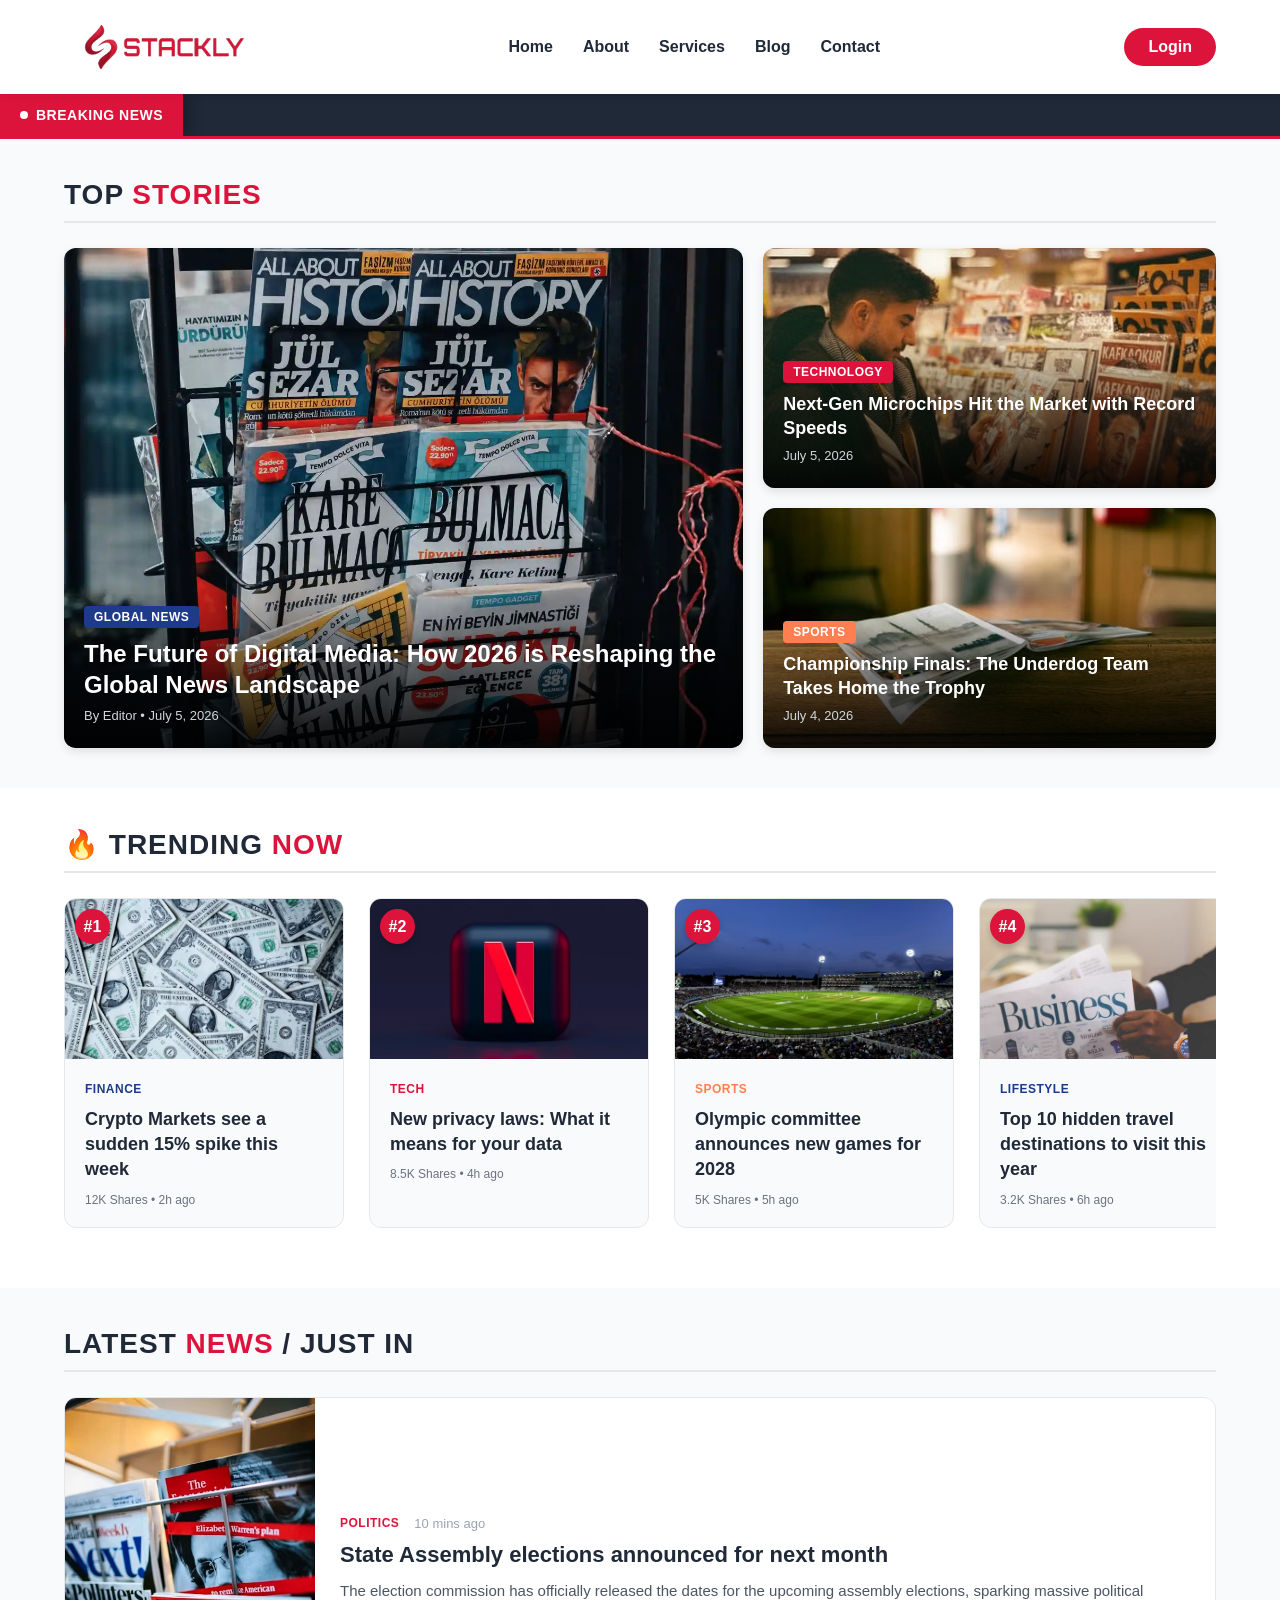
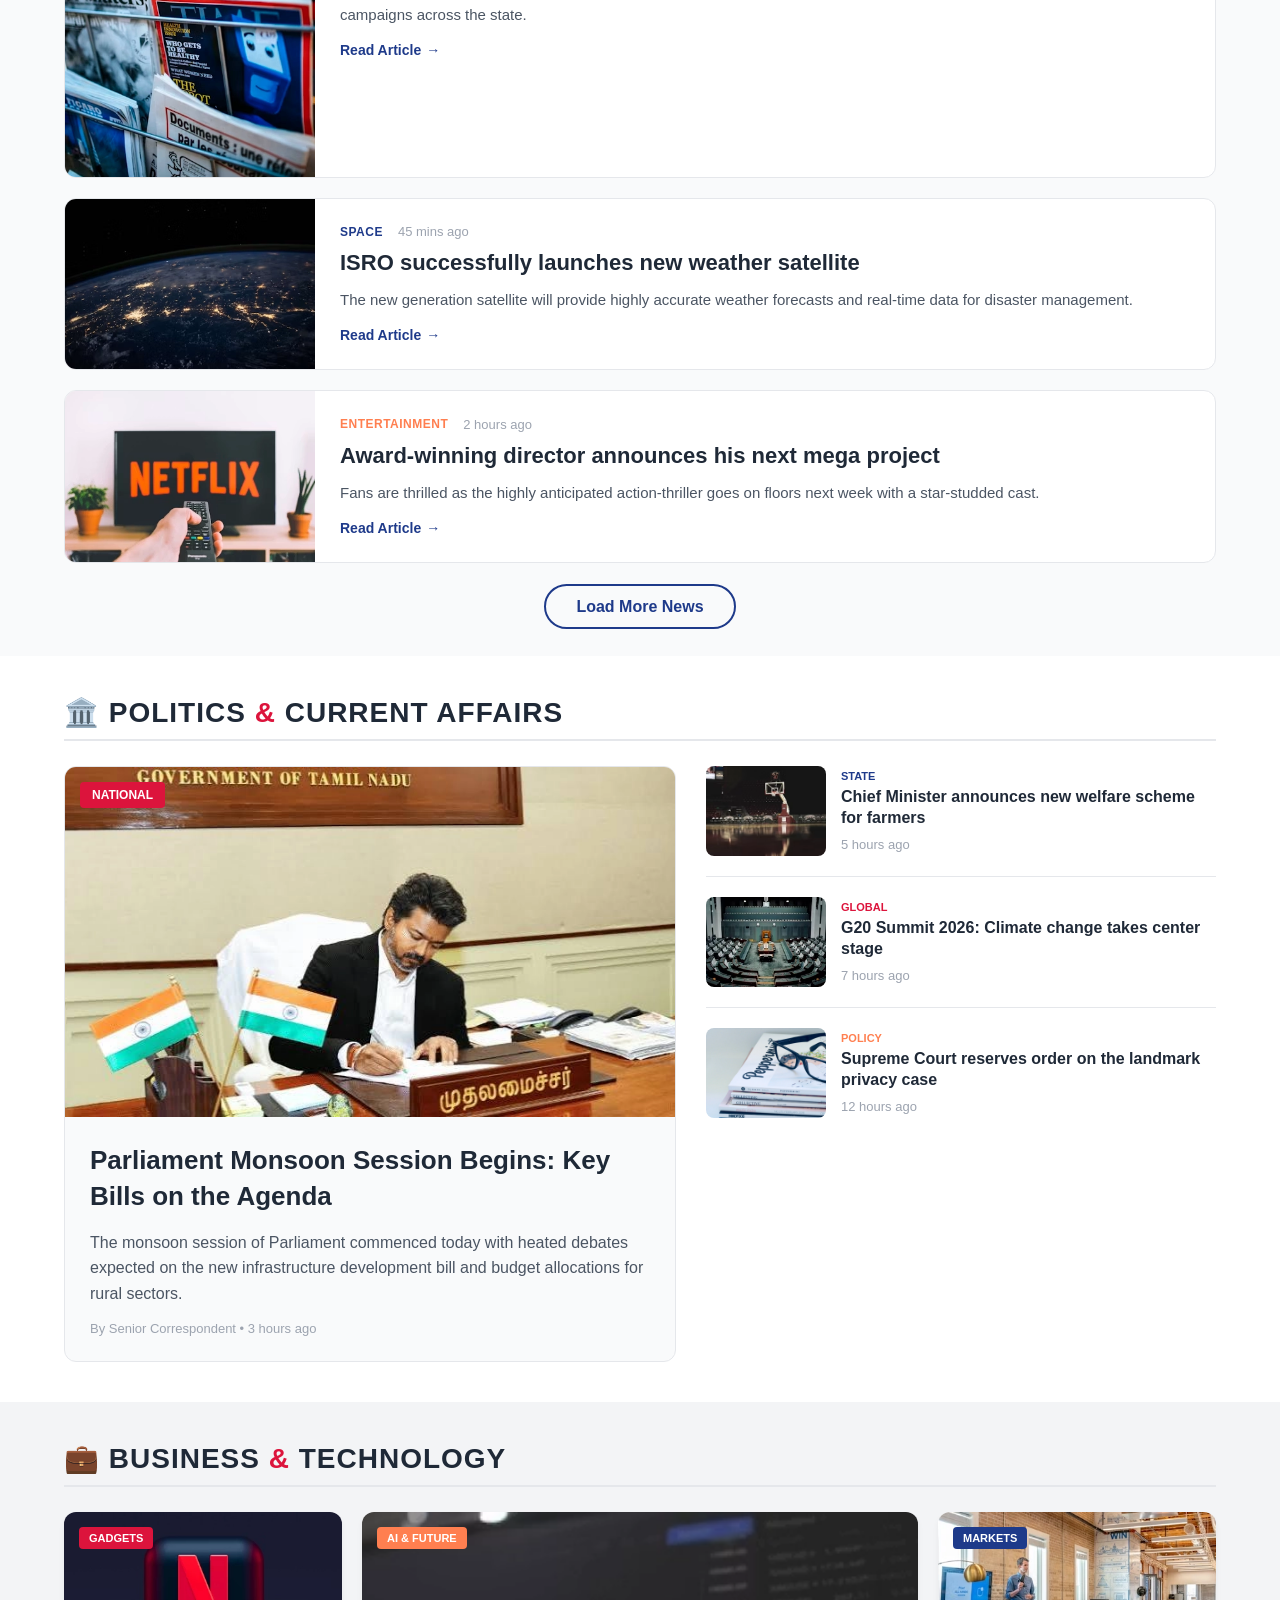
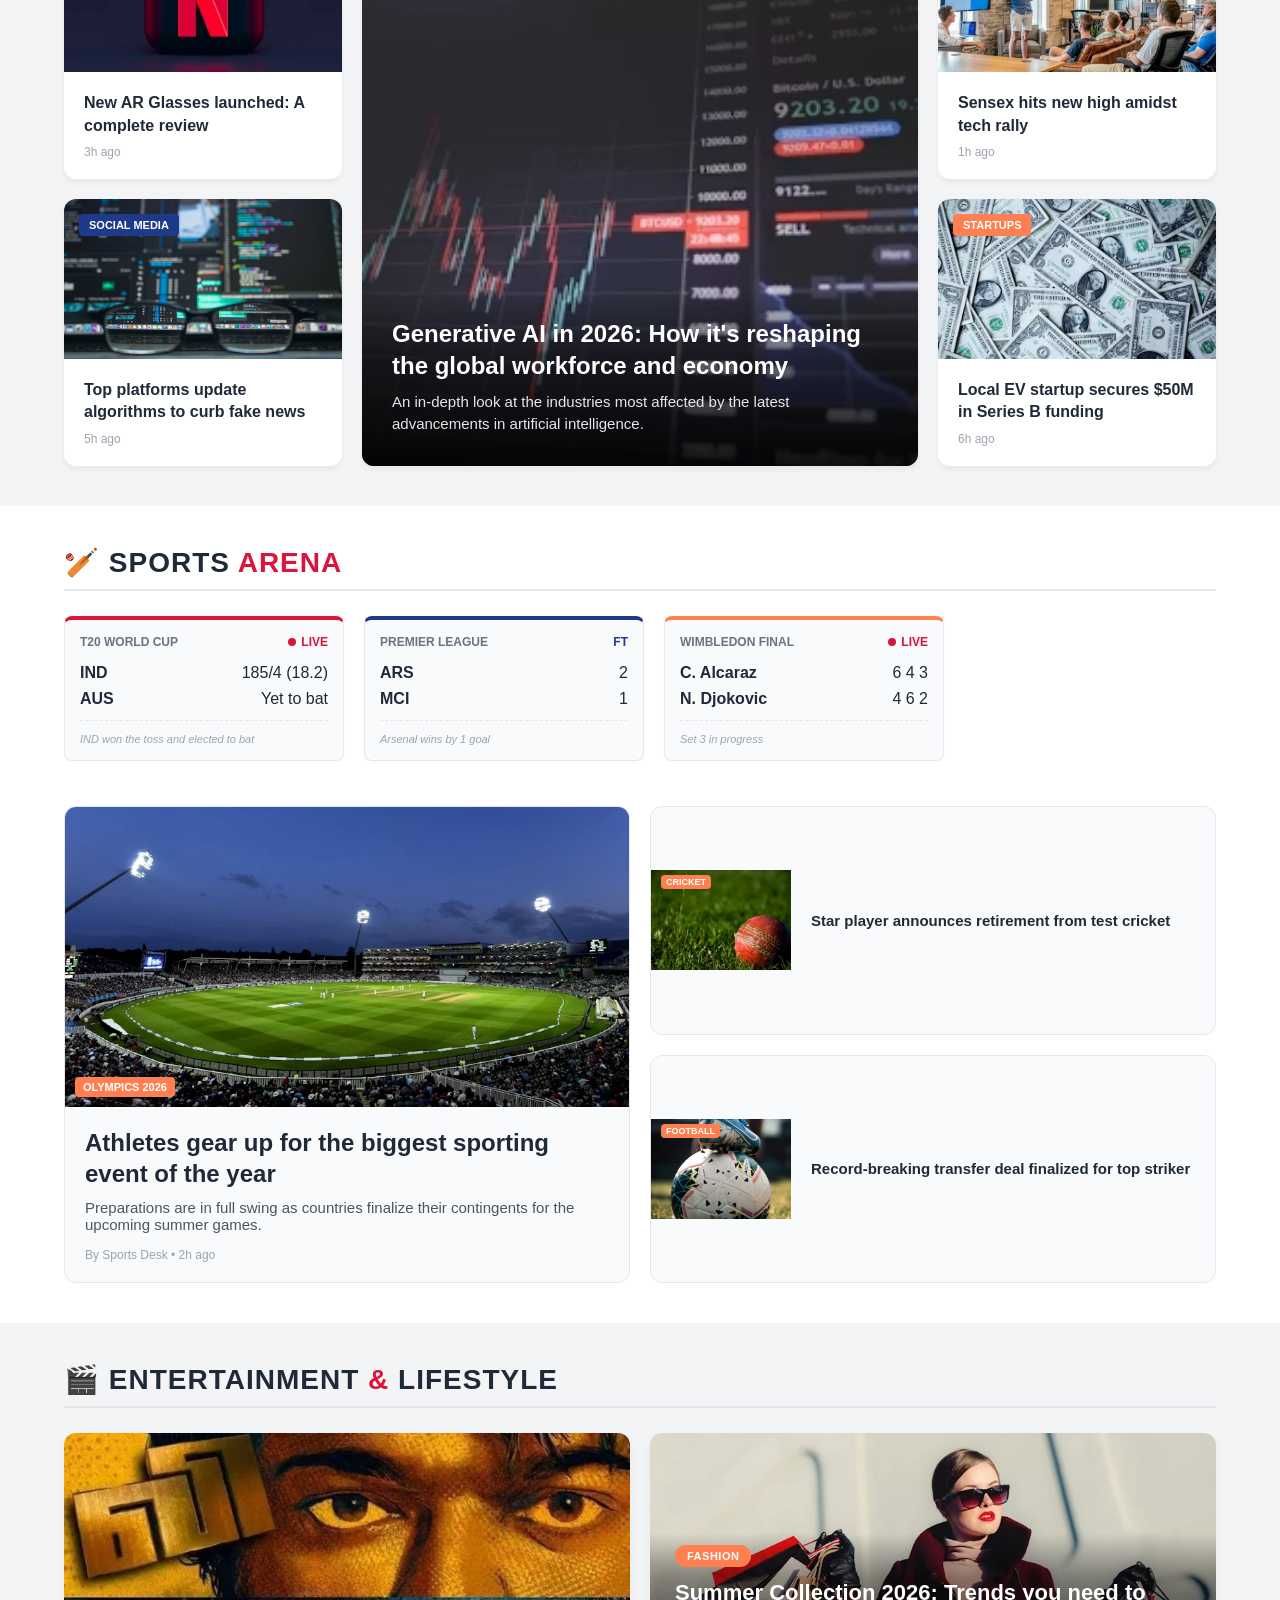
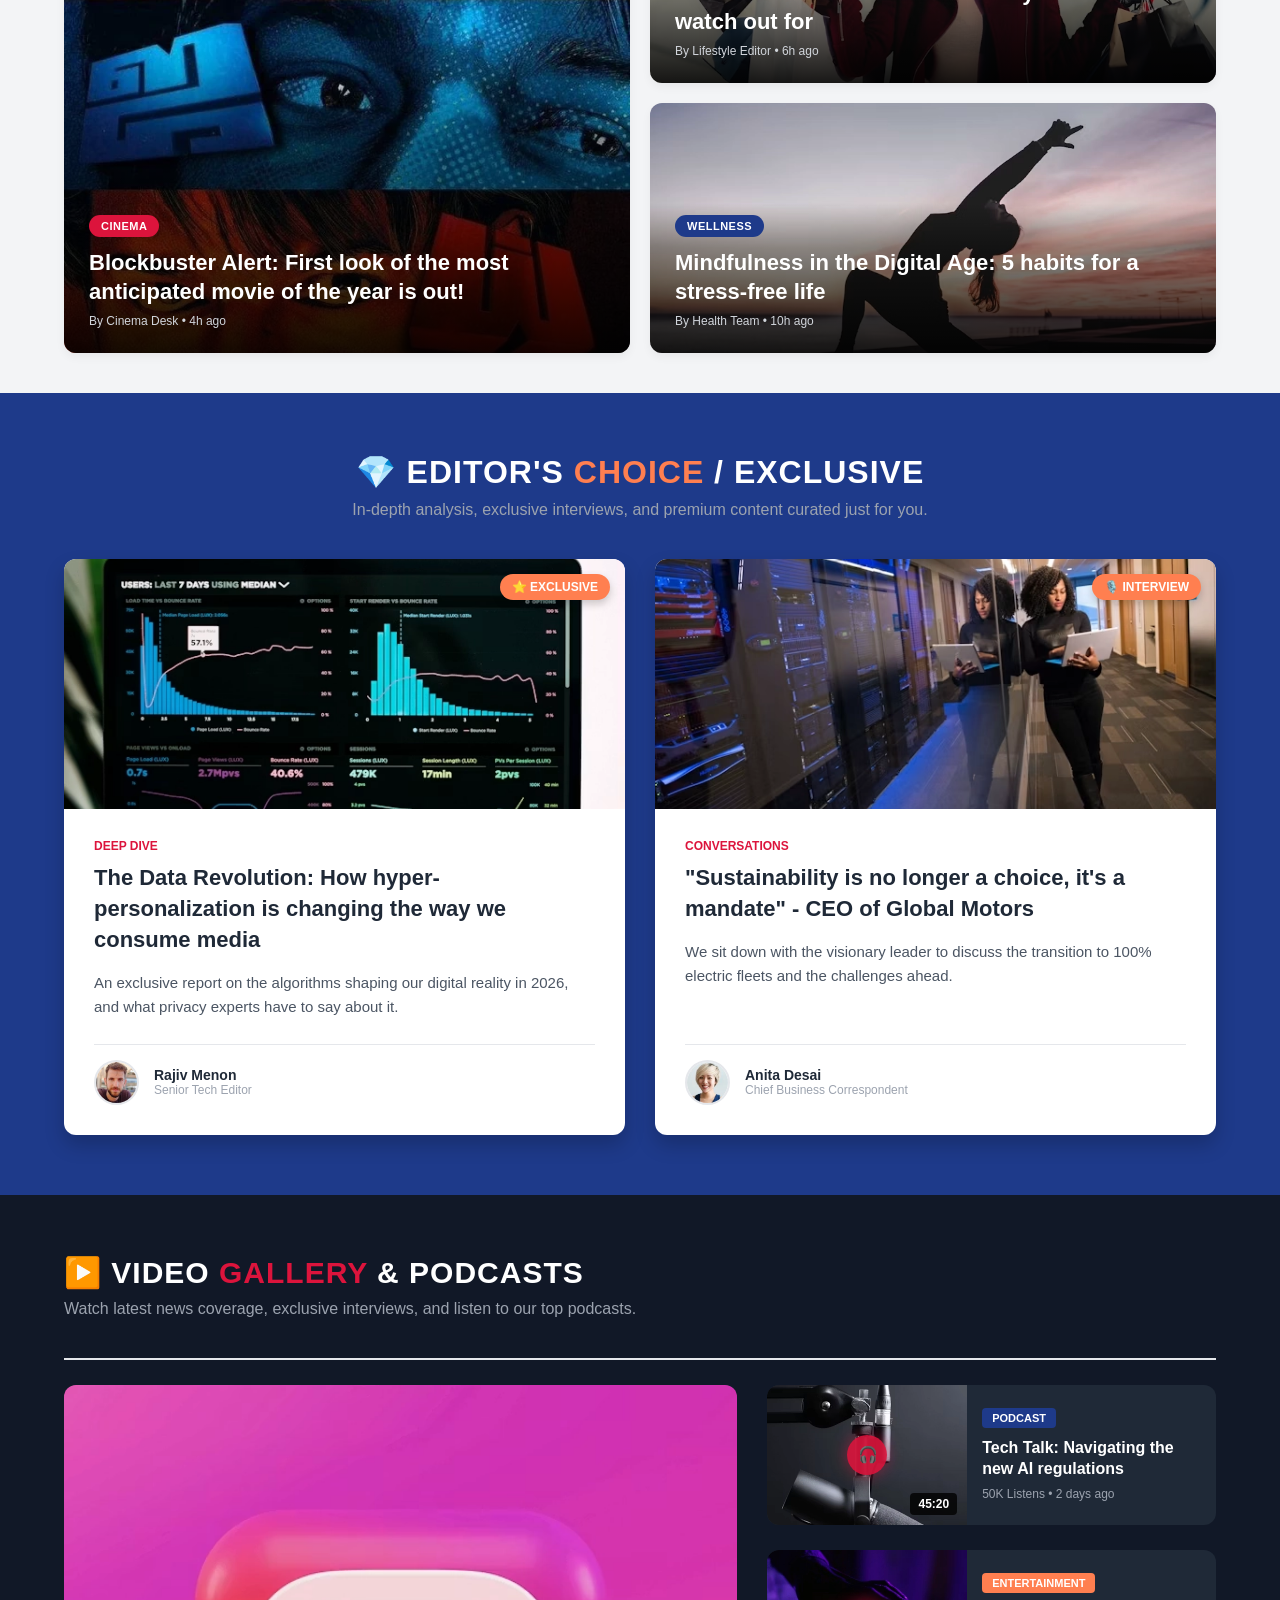
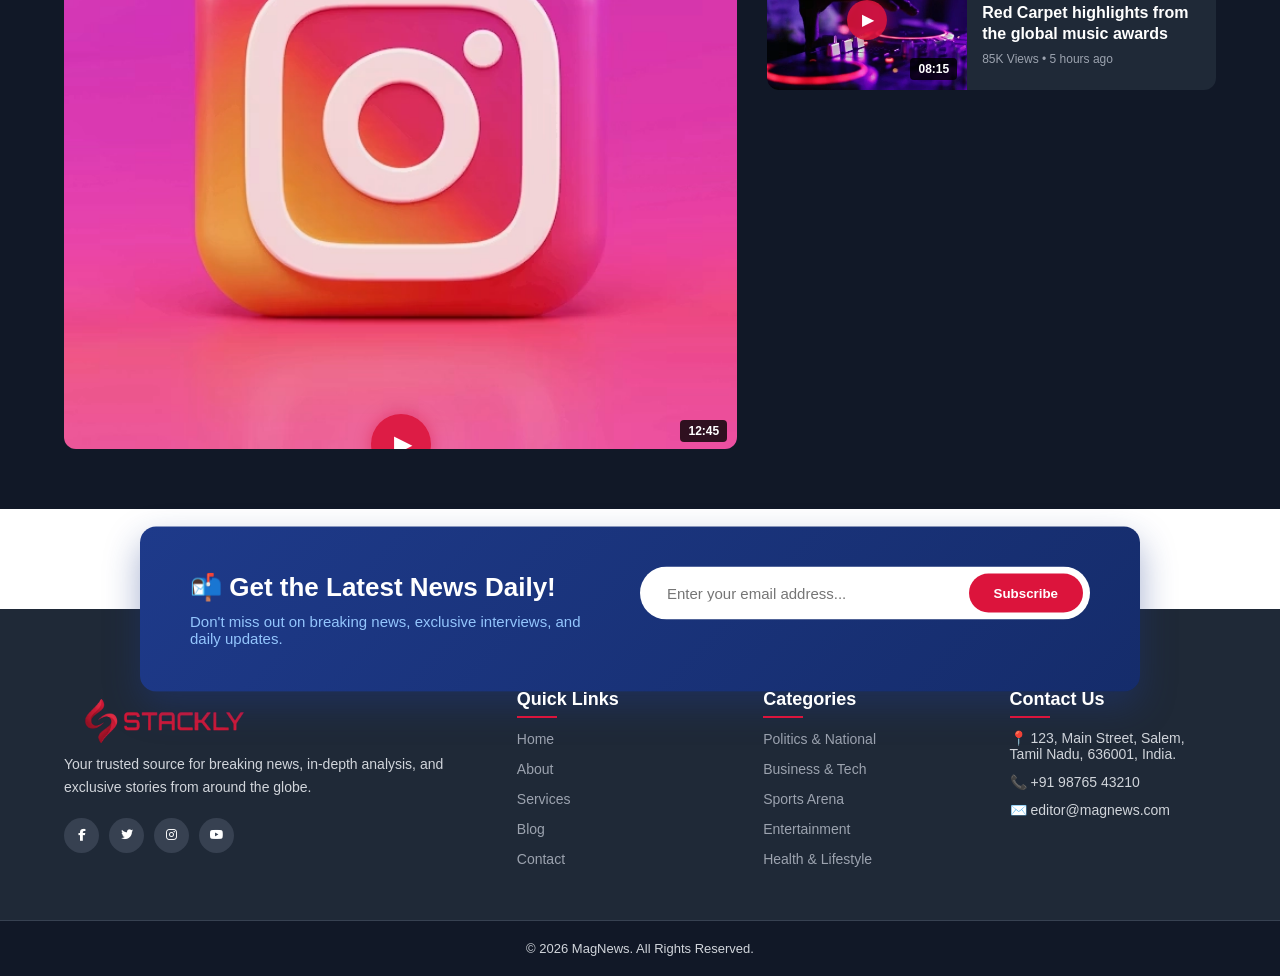
<file: index.html>
<!DOCTYPE html>
<html lang="en">

<head>
    <meta charset="UTF-8">
    <meta name="viewport" content="width=device-width, initial-scale=1.0">
    <title>News Magazine Navbar</title>
    <link rel="stylesheet" href="style.css">
    <link rel="stylesheet" href="news.css">
    <link href="https://unpkg.com/aos@2.3.1/dist/aos.css" rel="stylesheet">
    <link rel="stylesheet" href="https://cdnjs.cloudflare.com/ajax/libs/font-awesome/6.4.0/css/all.min.css">
</head>

<body>

    <nav class="navbar">

        <a href="index.html" class="logo-container">
            <img src="./asset/redlogo.webp" alt="Company Logo" class="logo-img">
        </a>


        <ul class="nav-links">
            <li><a href="index.html">Home</a></li>
            <li><a href="about.html">About</a></li>
            <li><a href="services.html">Services</a></li>
            <li><a href="blog.html">Blog</a></li>
            <li><a href="contact.html">Contact</a></li>
            <a href="login.html" class="login-btn mob-view">Login</a>

        </ul>


        <div class="nav-right">
            <a href="login.html" class="login-btn">Login</a>
            <div class="hamburger" id="hamburger">
                <span class="bar"></span>
                <span class="bar"></span>
                <span class="bar"></span>
            </div>
        </div>
    </nav>


    <div class="breaking-news-container">
        <div class="breaking-title">
            <span class="pulse-icon"></span> BREAKING NEWS
        </div>
        <div class="ticker-wrapper">
            <div class="ticker-content" id="ticker-content">
                <span class="ticker-item"><a href="404.html">🔥 AI Regulations 2026: New global standards announced for
                        tech giants.</a></span>
                <span class="ticker-item"><a href="404.html">🏆 India wins the thrilling T20 series finale in a dramatic
                        last-ball finish!</a></span>
                <span class="ticker-item"><a href="404.html">🌦️ Weather Alert: Heavy rains predicted across coastal
                        areas for the next 48 hours.</a></span>
                <span class="ticker-item"><a href="404.html">📈 Tech Stock Surge: Global markets hit record highs today
                        morning.</a></span>
            </div>
        </div>
    </div>


    <section class="top-stories-section">

        <div class="section-header" data-aos="fade-up" data-aos-duration="800">
            <h2>Top <span>Stories</span></h2>
        </div>

        <div class="spotlight-grid">

            <a href="404.html" class="news-card main-card" data-aos="fade-down" data-aos-duration="1000">
                <img src="./asset/ne1.webp" alt="Main Story">
                <div class="card-overlay">
                    <span class="category-tag tag-blue">Global News</span>
                    <h3 class="card-title">The Future of Digital Media: How 2026 is Reshaping the Global News Landscape
                    </h3>
                    <div class="card-meta">
                        <span>By Editor</span> &bull; <span>July 5, 2026</span>
                    </div>
                </div>
            </a>


            <div class="side-news-wrapper">

                <a href="404.html" class="news-card side-card" data-aos="fade-up" data-aos-duration="800"
                    data-aos-delay="200">
                    <img src="./asset/ne2.webp" alt="Tech Story">
                    <div class="card-overlay">
                        <span class="category-tag tag-red">Technology</span>
                        <h3 class="card-title">Next-Gen Microchips Hit the Market with Record Speeds</h3>
                        <div class="card-meta">
                            <span>July 5, 2026</span>
                        </div>
                    </div>
                </a>


                <a href="404.html" class="news-card side-card" data-aos="fade-up" data-aos-duration="800"
                    data-aos-delay="400">
                    <img src="./asset/ne3.webp" alt="Sports Story">
                    <div class="card-overlay">
                        <span class="category-tag tag-orange">Sports</span>
                        <h3 class="card-title">Championship Finals: The Underdog Team Takes Home the Trophy</h3>
                        <div class="card-meta">
                            <span>July 4, 2026</span>
                        </div>
                    </div>
                </a>
            </div>
        </div>
    </section>


    <section class="trending-section">

        <div class="section-header" data-aos="fade-down" data-aos-duration="800">
            <h2>🔥 Trending <span>Now</span></h2>
        </div>


        <div class="trending-carousel" id="trending-slider">


            <div class="trending-card" data-aos="fade-up" data-aos-duration="800" data-aos-delay="100">
                <div class="card-img-wrapper">
                    <img src="./asset/ne4.webp" alt="Finance">
                    <span class="trending-rank">#1</span>
                </div>
                <div class="trending-content">
                    <span class="category-text text-blue">Finance</span>
                    <h4><a href="404.html">Crypto Markets see a sudden 15% spike this week</a></h4>
                    <div class="trending-meta">12K Shares &bull; 2h ago</div>
                </div>
            </div>


            <div class="trending-card" data-aos="fade-up" data-aos-duration="800" data-aos-delay="250">
                <div class="card-img-wrapper">
                    <img src="./asset/ne5.webp" alt="Social Media">
                    <span class="trending-rank">#2</span>
                </div>
                <div class="trending-content">
                    <span class="category-text text-red">Tech</span>
                    <h4><a href="404.html">New privacy laws: What it means for your data</a></h4>
                    <div class="trending-meta">8.5K Shares &bull; 4h ago</div>
                </div>
            </div>


            <div class="trending-card" data-aos="fade-up" data-aos-duration="800" data-aos-delay="400">
                <div class="card-img-wrapper">
                    <img src="./asset/ne6.webp" alt="Sports">
                    <span class="trending-rank">#3</span>
                </div>
                <div class="trending-content">
                    <span class="category-text text-orange">Sports</span>
                    <h4><a href="404.html">Olympic committee announces new games for 2028</a></h4>
                    <div class="trending-meta">5K Shares &bull; 5h ago</div>
                </div>
            </div>


            <div class="trending-card" data-aos="fade-up" data-aos-duration="800" data-aos-delay="550">
                <div class="card-img-wrapper">
                    <img src="./asset/ne7.webp" alt="Travel">
                    <span class="trending-rank">#4</span>
                </div>
                <div class="trending-content">
                    <span class="category-text text-blue">Lifestyle</span>
                    <h4><a href="404.html">Top 10 hidden travel destinations to visit this year</a></h4>
                    <div class="trending-meta">3.2K Shares &bull; 6h ago</div>
                </div>
            </div>

        </div>
    </section>


    <section class="latest-news-section">

        <div class="section-header" data-aos="fade-up" data-aos-duration="800">
            <h2>Latest <span>News</span> / Just In</h2>
        </div>

        <div class="latest-news-list">


            <article class="latest-item" data-aos="fade-up" data-aos-duration="800" data-aos-delay="100">
                <div class="latest-img">
                    <img src="./asset/ne8.webp" alt="News Image">
                </div>
                <div class="latest-content">
                    <div class="latest-meta">
                        <span class="category-text text-red">Politics</span>
                        <span class="time-stamp">10 mins ago</span>
                    </div>
                    <h3><a href="404.html">State Assembly elections announced for next month</a></h3>
                    <p>The election commission has officially released the dates for the upcoming assembly elections,
                        sparking massive political campaigns across the state.</p>
                    <a href="404.html" class="read-more">Read Article <span>&rarr;</span></a>
                </div>
            </article>


            <article class="latest-item" data-aos="fade-up" data-aos-duration="800" data-aos-delay="250">
                <div class="latest-img">
                    <img src="./asset/ne9.webp" alt="News Image">
                </div>
                <div class="latest-content">
                    <div class="latest-meta">
                        <span class="category-text text-blue">Space</span>
                        <span class="time-stamp">45 mins ago</span>
                    </div>
                    <h3><a href="404.html">ISRO successfully launches new weather satellite</a></h3>
                    <p>The new generation satellite will provide highly accurate weather forecasts and real-time data
                        for disaster management.</p>
                    <a href="404.html" class="read-more">Read Article <span>&rarr;</span></a>
                </div>
            </article>


            <article class="latest-item" data-aos="fade-up" data-aos-duration="800" data-aos-delay="400">
                <div class="latest-img">
                    <img src="./asset/ne10.webp" alt="News Image">
                </div>
                <div class="latest-content">
                    <div class="latest-meta">
                        <span class="category-text text-orange">Entertainment</span>
                        <span class="time-stamp">2 hours ago</span>
                    </div>
                    <h3><a href="404.html">Award-winning director announces his next mega project</a></h3>
                    <p>Fans are thrilled as the highly anticipated action-thriller goes on floors next week with a
                        star-studded cast.</p>
                    <a href="404.html" class="read-more">Read Article <span>&rarr;</span></a>
                </div>
            </article>

        </div>


        <div class="load-more-container" data-aos="zoom-in" data-aos-duration="800" data-aos-delay="500">
            <a href="404.html" class="load-more-btn">Load More News</a>
        </div>
    </section>

    <section class="politics-section">

        <div class="section-header" data-aos="fade-up" data-aos-duration="800">
            <h2>🏛️ Politics <span>&</span> Current Affairs</h2>
        </div>

        <div class="politics-container">


            <article class="politics-featured" data-aos="fade-down" data-aos-duration="1000">
                <div class="featured-img-wrapper">
                    <img src="./asset/ne12.webp" alt="Politics Featured">
                    <span class="category-badge">National</span>
                </div>
                <div class="featured-content">
                    <h3><a href="404.html">Parliament Monsoon Session Begins: Key Bills on the Agenda</a></h3>
                    <p>The monsoon session of Parliament commenced today with heated debates expected on the new
                        infrastructure development bill and budget allocations for rural sectors.</p>
                    <div class="meta-info">By Senior Correspondent &bull; 3 hours ago</div>
                </div>
            </article>


            <div class="politics-list">


                <article class="politics-list-item" data-aos="fade-up" data-aos-duration="800" data-aos-delay="200">
                    <div class="list-item-img">
                        <img src="./asset/ne13.webp" alt="State News">
                    </div>
                    <div class="list-item-content">
                        <span class="small-tag text-blue">State</span>
                        <h4><a href="404.html">Chief Minister announces new welfare scheme for farmers</a></h4>
                        <span class="time-stamp">5 hours ago</span>
                    </div>
                </article>


                <article class="politics-list-item" data-aos="fade-up" data-aos-duration="800" data-aos-delay="400">
                    <div class="list-item-img">
                        <img src="./asset/ne14.webp" alt="Global News">
                    </div>
                    <div class="list-item-content">
                        <span class="small-tag text-red">Global</span>
                        <h4><a href="404.html">G20 Summit 2026: Climate change takes center stage</a></h4>
                        <span class="time-stamp">7 hours ago</span>
                    </div>
                </article>


                <article class="politics-list-item" data-aos="fade-up" data-aos-duration="800" data-aos-delay="600">
                    <div class="list-item-img">
                        <img src="./asset/ne15.webp" alt="Policy News">
                    </div>
                    <div class="list-item-content">
                        <span class="small-tag text-orange">Policy</span>
                        <h4><a href="404.html">Supreme Court reserves order on the landmark privacy case</a></h4>
                        <span class="time-stamp">12 hours ago</span>
                    </div>
                </article>

            </div>
        </div>
    </section>


    <section class="biz-tech-section">

        <div class="section-header" data-aos="fade-up" data-aos-duration="800">
            <h2>💼 Business <span>&</span> Technology</h2>
        </div>

        <div class="biz-tech-grid">


            <div class="biz-column side-column" data-aos="fade-down" data-aos-duration="800" data-aos-delay="200">
                <a href="404.html" class="biz-card small-card">
                    <div class="biz-img-box">
                        <img src="./asset/ne17.webp" alt="Tech News">
                        <span class="biz-tag tag-red">Gadgets</span>
                    </div>
                    <div class="biz-content">
                        <h4>New AR Glasses launched: A complete review</h4>
                        <span class="biz-time">3h ago</span>
                    </div>
                </a>

                <a href="404.html" class="biz-card small-card">
                    <div class="biz-img-box">
                        <img src="./asset/ne18.webp" alt="Social Media">
                        <span class="biz-tag tag-blue">Social Media</span>
                    </div>
                    <div class="biz-content">
                        <h4>Top platforms update algorithms to curb fake news</h4>
                        <span class="biz-time">5h ago</span>
                    </div>
                </a>
            </div>


            <div class="biz-column center-column" data-aos="fade-up" data-aos-duration="800" data-aos-delay="400">
                <a href="404.html" class="biz-card large-card">
                    <div class="biz-img-box">
                        <img src="./asset/ne19.webp" alt="AI Tech">
                        <span class="biz-tag tag-orange">AI & Future</span>
                    </div>
                    <div class="biz-content overlay-content">
                        <h3>Generative AI in 2026: How it's reshaping the global workforce and economy</h3>
                        <p>An in-depth look at the industries most affected by the latest advancements in artificial
                            intelligence.</p>
                    </div>
                </a>
            </div>


            <div class="biz-column side-column" data-aos="fade-up" data-aos-duration="800" data-aos-delay="600">
                <a href="404.html" class="biz-card small-card">
                    <div class="biz-img-box">
                        <img src="./asset/ne20.webp" alt="Stock Market">
                        <span class="biz-tag tag-blue">Markets</span>
                    </div>
                    <div class="biz-content">
                        <h4>Sensex hits new high amidst tech rally</h4>
                        <span class="biz-time">1h ago</span>
                    </div>
                </a>

                <a href="404.html" class="biz-card small-card">
                    <div class="biz-img-box">
                        <img src="./asset/ne4.webp" alt="Startup">
                        <span class="biz-tag tag-orange">Startups</span>
                    </div>
                    <div class="biz-content">
                        <h4>Local EV startup secures $50M in Series B funding</h4>
                        <span class="biz-time">6h ago</span>
                    </div>
                </a>
            </div>

        </div>
    </section>


    <section class="sports-section">

        <div class="section-header" data-aos="fade-up" data-aos-duration="800">
            <h2>🏏 Sports <span>Arena</span></h2>
        </div>


        <div class="live-scores-container">


            <div class="score-card border-red" data-aos="fade-up" data-aos-duration="800" data-aos-delay="100">
                <div class="score-header">
                    <span class="tournament">T20 World Cup</span>
                    <span class="live-badge"><span class="blink-dot"></span> LIVE</span>
                </div>
                <div class="teams-score">
                    <div class="team">
                        <strong>IND</strong>
                        <span>185/4 (18.2)</span>
                    </div>
                    <div class="team">
                        <strong>AUS</strong>
                        <span>Yet to bat</span>
                    </div>
                </div>
                <div class="match-status">IND won the toss and elected to bat</div>
            </div>


            <div class="score-card border-blue" data-aos="fade-up" data-aos-duration="800" data-aos-delay="300">
                <div class="score-header">
                    <span class="tournament">Premier League</span>
                    <span class="status-badge">FT</span>
                </div>
                <div class="teams-score">
                    <div class="team">
                        <strong>ARS</strong>
                        <span>2</span>
                    </div>
                    <div class="team">
                        <strong>MCI</strong>
                        <span>1</span>
                    </div>
                </div>
                <div class="match-status">Arsenal wins by 1 goal</div>
            </div>


            <div class="score-card border-orange" data-aos="fade-up" data-aos-duration="800" data-aos-delay="500">
                <div class="score-header">
                    <span class="tournament">Wimbledon Final</span>
                    <span class="live-badge"><span class="blink-dot"></span> LIVE</span>
                </div>
                <div class="teams-score">
                    <div class="team">
                        <strong>C. Alcaraz</strong>
                        <span>6 4 3</span>
                    </div>
                    <div class="team">
                        <strong>N. Djokovic</strong>
                        <span>4 6 2</span>
                    </div>
                </div>
                <div class="match-status">Set 3 in progress</div>
            </div>

        </div>


        <div class="sports-news-grid">


            <a href="404.html" class="sports-card large-sports" data-aos="fade-down" data-aos-duration="800"
                data-aos-delay="200">
                <div class="sports-img">
                    <img src="./asset/sp1.webp" alt="Olympics">
                    <span class="sports-tag">Olympics 2026</span>
                </div>
                <div class="sports-info">
                    <h3>Athletes gear up for the biggest sporting event of the year</h3>
                    <p>Preparations are in full swing as countries finalize their contingents for the upcoming summer
                        games.</p>
                    <div class="sports-meta">By Sports Desk &bull; 2h ago</div>
                </div>
            </a>


            <a href="404.html" class="sports-card small-sports" data-aos="fade-up" data-aos-duration="800"
                data-aos-delay="400">
                <div class="sports-img">
                    <img src="./asset/sp2.webp" alt="Cricket">
                    <span class="sports-tag">Cricket</span>
                </div>
                <div class="sports-info">
                    <h4>Star player announces retirement from test cricket</h4>
                </div>
            </a>


            <a href="404.html" class="sports-card small-sports" data-aos="fade-up" data-aos-duration="800"
                data-aos-delay="600">
                <div class="sports-img">
                    <img src="./asset/sp3.webp" alt="Football">
                    <span class="sports-tag">Football</span>
                </div>
                <div class="sports-info">
                    <h4>Record-breaking transfer deal finalized for top striker</h4>
                </div>
            </a>

        </div>
    </section>


    <section class="ent-section">

        <div class="section-header" data-aos="fade-up" data-aos-duration="800">
            <h2>🎬 Entertainment <span>&</span> Lifestyle</h2>
        </div>

        <div class="ent-grid">


            <a href="404.html" class="ent-card tall-card" data-aos="fade-down" data-aos-duration="800"
                data-aos-delay="200">
                <img src="./asset/vij.webp" alt="Cinema">
                <div class="ent-overlay">
                    <span class="ent-tag bg-red">Cinema</span>
                    <h3>Blockbuster Alert: First look of the most anticipated movie of the year is out!</h3>
                    <div class="ent-meta">By Cinema Desk &bull; 4h ago</div>
                </div>
            </a>


            <a href="404.html" class="ent-card wide-card" data-aos="fade-up" data-aos-duration="800"
                data-aos-delay="400">
                <img src="./asset/em2.webp" alt="Fashion">
                <div class="ent-overlay">
                    <span class="ent-tag bg-orange">Fashion</span>
                    <h3>Summer Collection 2026: Trends you need to watch out for</h3>
                    <div class="ent-meta">By Lifestyle Editor &bull; 6h ago</div>
                </div>
            </a>


            <a href="404.html" class="ent-card wide-card" data-aos="fade-up" data-aos-duration="800"
                data-aos-delay="600">
                <img src="./asset/em3.webp" alt="Wellness">
                <div class="ent-overlay">
                    <span class="ent-tag bg-blue">Wellness</span>
                    <h3>Mindfulness in the Digital Age: 5 habits for a stress-free life</h3>
                    <div class="ent-meta">By Health Team &bull; 10h ago</div>
                </div>
            </a>

        </div>
    </section>


    <section class="editor-choice-section">

        <div class="editor-header" data-aos="fade-up" data-aos-duration="800">
            <h2>💎 Editor's <span>Choice</span> / Exclusive</h2>
            <p>In-depth analysis, exclusive interviews, and premium content curated just for you.</p>
        </div>

        <div class="editor-grid">


            <a href="404.html" class="editor-card" data-aos="fade-up" data-aos-duration="800" data-aos-delay="200">
                <div class="editor-img">
                    <img src="./asset/em4.webp" alt="Data Science">
                    <div class="exclusive-badge">⭐ Exclusive</div>
                </div>
                <div class="editor-content">
                    <span class="editor-tag">Deep Dive</span>
                    <h3>The Data Revolution: How hyper-personalization is changing the way we consume media</h3>
                    <p>An exclusive report on the algorithms shaping our digital reality in 2026, and what privacy
                        experts have to say about it.</p>
                    <div class="editor-author">
                        <img src="./asset/em5.webp" alt="Author" class="author-img">
                        <div class="author-info">
                            <strong>Rajiv Menon</strong>
                            <span>Senior Tech Editor</span>
                        </div>
                    </div>
                </div>
            </a>


            <a href="404.html" class="editor-card" data-aos="fade-up" data-aos-duration="800" data-aos-delay="400">
                <div class="editor-img">
                    <img src="./asset/em6.webp" alt="Interview">
                    <div class="exclusive-badge">🎙️ Interview</div>
                </div>
                <div class="editor-content">
                    <span class="editor-tag">Conversations</span>
                    <h3>"Sustainability is no longer a choice, it's a mandate" - CEO of Global Motors</h3>
                    <p>We sit down with the visionary leader to discuss the transition to 100% electric fleets and the
                        challenges ahead.</p>
                    <div class="editor-author">
                        <img src="./asset/em7.webp" alt="Author" class="author-img">
                        <div class="author-info">
                            <strong>Anita Desai</strong>
                            <span>Chief Business Correspondent</span>
                        </div>
                    </div>
                </div>
            </a>

        </div>
    </section>

    <section class="media-section">

        <div class="section-header dark-header" data-aos="fade-up" data-aos-duration="800">
            <h2>▶️ Video <span>Gallery</span> & Podcasts</h2>
            <p>Watch latest news coverage, exclusive interviews, and listen to our top podcasts.</p>
        </div>

        <div class="media-grid">


            <div class="media-card main-video" data-aos="fade-down" data-aos-duration="800" data-aos-delay="200"
                onclick="openVideoModal('https://www.youtube.com/embed/dQw4w9WgXcQ')">
                <a href="404.html" class="media-img">
                    <img src="./asset/em8.webp" alt="Main Video">
                    <div class="play-btn-overlay">
                        <div class="play-icon">▶</div>
                    </div>
                    <span class="duration-badge">12:45</span>
                </a>
                <div class="media-content">
                    <span class="media-tag bg-red">Breaking Report</span>
                    <h3>Exclusive Ground Report: The rapid rise of Smart Cities in 2026</h3>
                    <div class="media-meta">150K Views &bull; 1 day ago</div>
                </div>
            </div>


            <div class="media-side-column">


                <div class="media-card small-media" data-aos="fade-up" data-aos-duration="800" data-aos-delay="400"
                    onclick="openVideoModal('https://www.youtube.com/embed/tgbNymZ7vqY')">
                    <a href="404.html" class="media-img">
                        <img src="./asset/em9.webp" alt="Podcast">
                        <div class="play-btn-overlay small-play">
                            <div class="play-icon">🎧</div>
                        </div>
                        <span class="duration-badge">45:20</span>
                    </a>
                    <div class="media-content">
                        <span class="media-tag bg-blue">Podcast</span>
                        <h4>Tech Talk: Navigating the new AI regulations</h4>
                        <div class="media-meta">50K Listens &bull; 2 days ago</div>
                    </div>
                </div>


                <div class="media-card small-media" data-aos="fade-up" data-aos-duration="800" data-aos-delay="600"
                    onclick="openVideoModal('https://www.youtube.com/embed/tgbNymZ7vqY')">
                    <a href="404.html" class="media-img">
                        <img src="./asset/em10.webp" alt="Entertainment Video">
                        <div class="play-btn-overlay small-play">
                            <div class="play-icon">▶</div>
                        </div>
                        <span class="duration-badge">08:15</span>
                    </a>
                    <div class="media-content">
                        <span class="media-tag bg-orange">Entertainment</span>
                        <h4>Red Carpet highlights from the global music awards</h4>
                        <div class="media-meta">85K Views &bull; 5 hours ago</div>
                    </div>
                </div>

            </div>
        </div>


        <div id="videoModal" class="video-modal">
            <div class="modal-content">
                <span class="close-modal"></span>
                <a href="404.html" class="iframe-container">
                    <iframe id="videoPlayer" src="" frameborder="0" allow="autoplay; encrypted-media"
                        allowfullscreen></iframe>
                </a>
            </div>
        </div>
    </section>


    <footer class="site-footer">


        <div class="newsletter-wrapper">
            <div class="newsletter-card">
                <div class="nl-content">
                    <h2>📬 Get the Latest News Daily!</h2>
                    <p>Don't miss out on breaking news, exclusive interviews, and daily updates.</p>
                </div>


                <div class="form-container">
                    <form class="nl-form" id="newsletterForm" novalidate>
                        <input type="email" id="nl-email" placeholder="Enter your email address...">
                        <button type="submit" class="nl-btn">Subscribe</button>
                    </form>

                    <div id="nl-message" class="nl-message"></div>
                </div>
            </div>
        </div>


        <div class="footer-container">


            <div class="footer-col brand-col">
                <a href="index.html" class="logo-container">
                    <img src="./asset/redlogo.webp" alt="Company Logo" class="logo-img">
                </a>
                <p>Your trusted source for breaking news, in-depth analysis, and exclusive stories from around the
                    globe.</p>
                <div class="social-links">
                    <a href="404.html" title="Facebook"><i class="fab fa-facebook-f"></i></a>
                    <a href="404.html" title="Twitter"><i class="fab fa-twitter"></i></a>
                    <a href="404.html" title="Instagram"><i class="fab fa-instagram"></i></a>
                    <a href="404.html" title="YouTube"><i class="fab fa-youtube"></i></a>
                </div>
            </div>


            <div class="footer-col">
                <h4>Quick Links</h4>
                <ul class="footer-links">
                    <li><a href="404.html">Home</a></li>
                    <li><a href="404.html">About</a></li>
                    <li><a href="404.html">Services</a></li>
                    <li><a href="404.html">Blog</a></li>
                    <li><a href="404.html">Contact</a></li>
                </ul>
            </div>


            <div class="footer-col">
                <h4>Categories</h4>
                <ul class="footer-links">
                    <li><a href="404.html">Politics & National</a></li>
                    <li><a href="404.html">Business & Tech</a></li>
                    <li><a href="404.html">Sports Arena</a></li>
                    <li><a href="404.html">Entertainment</a></li>
                    <li><a href="404.html">Health & Lifestyle</a></li>
                </ul>
            </div>


            <div class="footer-col contact-col">
                <h4>Contact Us</h4>
                <p>📍 123, Main Street, Salem, Tamil Nadu, 636001, India.</p>
                <p>📞 +91 98765 43210</p>
                <p>✉️ editor@magnews.com</p>
            </div>

        </div>


        <div class="footer-bottom">
            <p>&copy; 2026 MagNews. All Rights Reserved.</p>
        </div>
    </footer>

    <script src="https://unpkg.com/aos@2.3.1/dist/aos.js"></script>

    <script>
        const ticker = document.getElementById('ticker-content');


        ticker.addEventListener('touchstart', () => {
            ticker.style.animationPlayState = 'paused';
        });

        ticker.addEventListener('touchend', () => {
            ticker.style.animationPlayState = 'running';
        });

        const slider = document.getElementById('trending-slider');
        let isDown = false;
        let startX;
        let scrollLeft;


        slider.addEventListener('mousedown', (e) => {
            isDown = true;
            slider.classList.add('active');
            slider.style.cursor = 'grabbing';
            startX = e.pageX - slider.offsetLeft;
            scrollLeft = slider.scrollLeft;
        });


        slider.addEventListener('mouseleave', () => {
            isDown = false;
            slider.style.cursor = 'grab';
        });


        slider.addEventListener('mouseup', () => {
            isDown = false;
            slider.style.cursor = 'grab';
        });


        slider.addEventListener('mousemove', (e) => {
            if (!isDown) return;
            e.preventDefault();
            const x = e.pageX - slider.offsetLeft;
            const walk = (x - startX) * 2; // Scroll speed multiplier
            slider.scrollLeft = scrollLeft - walk;
        });



        const videoModal = document.getElementById('videoModal');
        const videoPlayer = document.getElementById('videoPlayer');


        function openVideoModal(videoUrl) {
            videoPlayer.src = videoUrl + "?autoplay=1";
            videoModal.style.display = 'flex';
        }


        function closeVideoModal() {
            videoModal.style.display = 'none';
            videoPlayer.src = "";
        }


        window.addEventListener('click', function (event) {
            if (event.target === videoModal) {
                closeVideoModal();
            }
        });

        AOS.init({
            once: true,
            offset: 100
        });
    </script>

    <script src="main.js"></script>
</body>

</html>
</file>
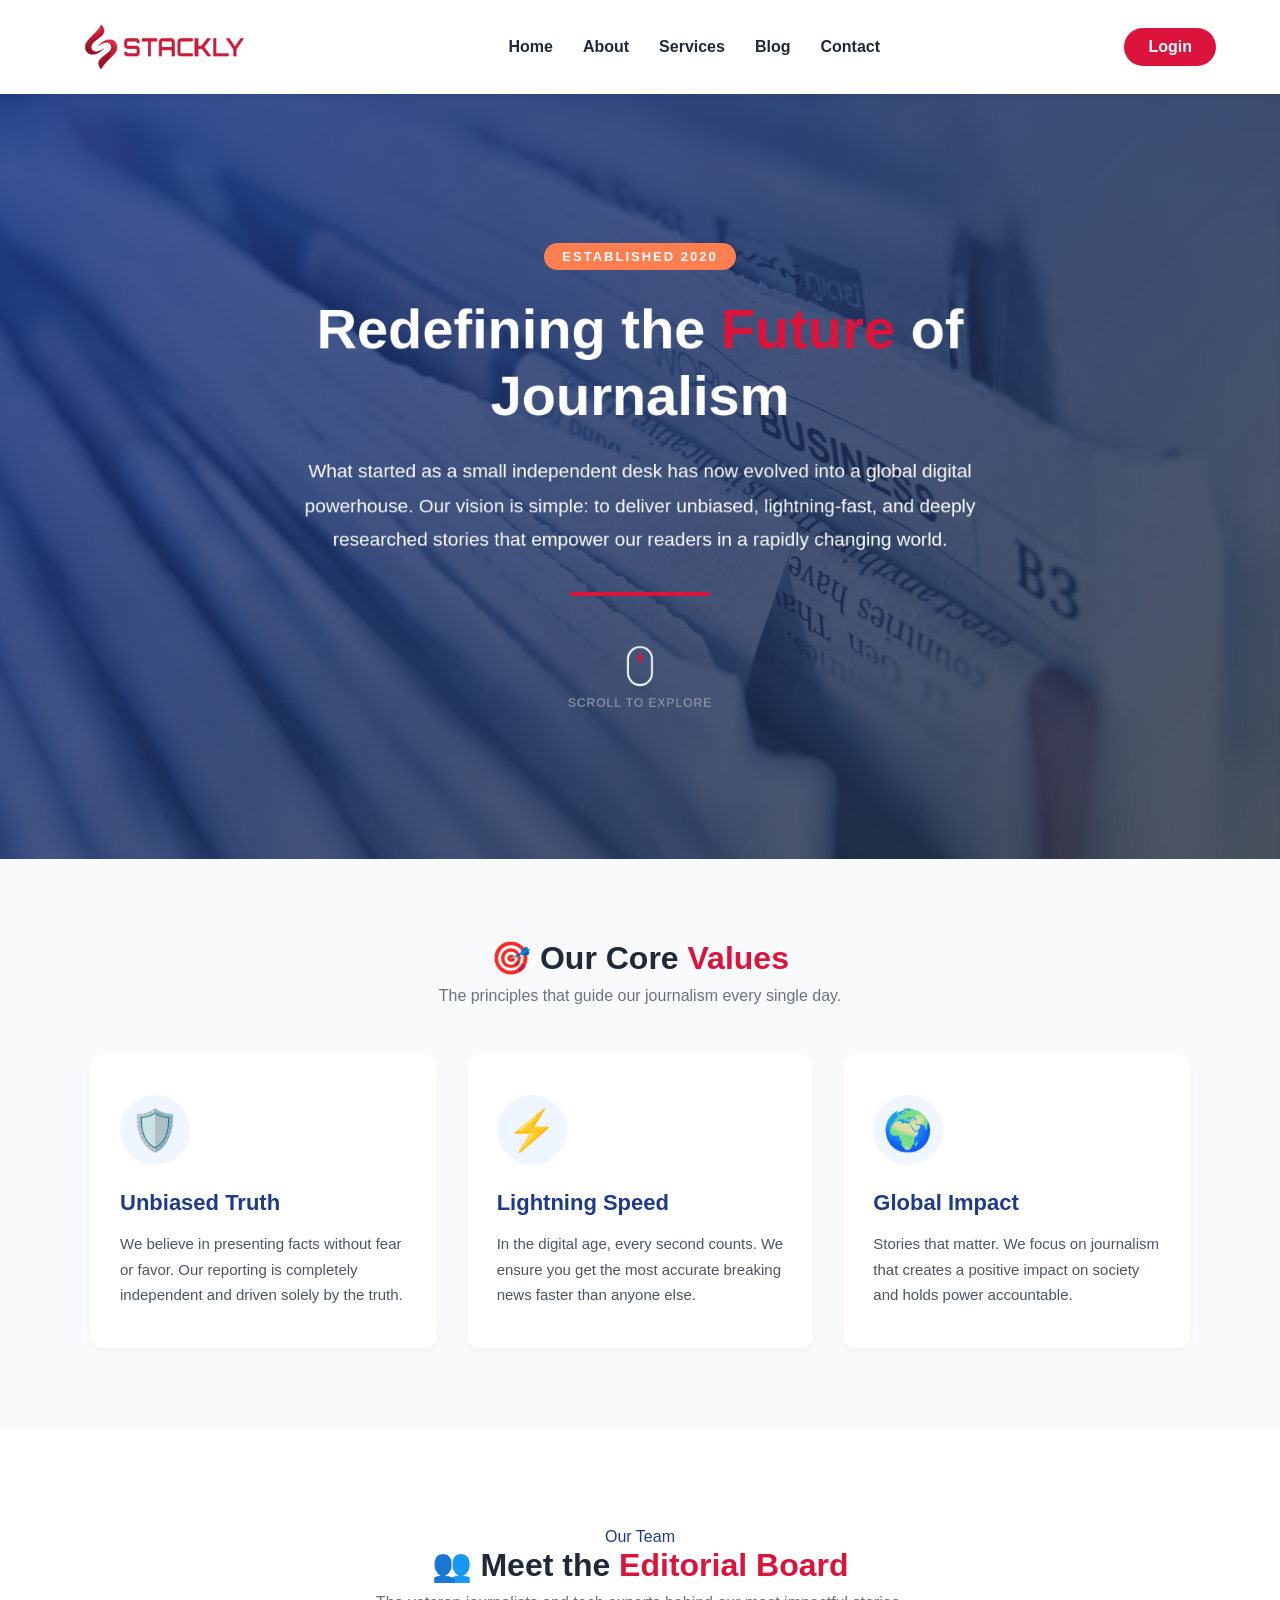
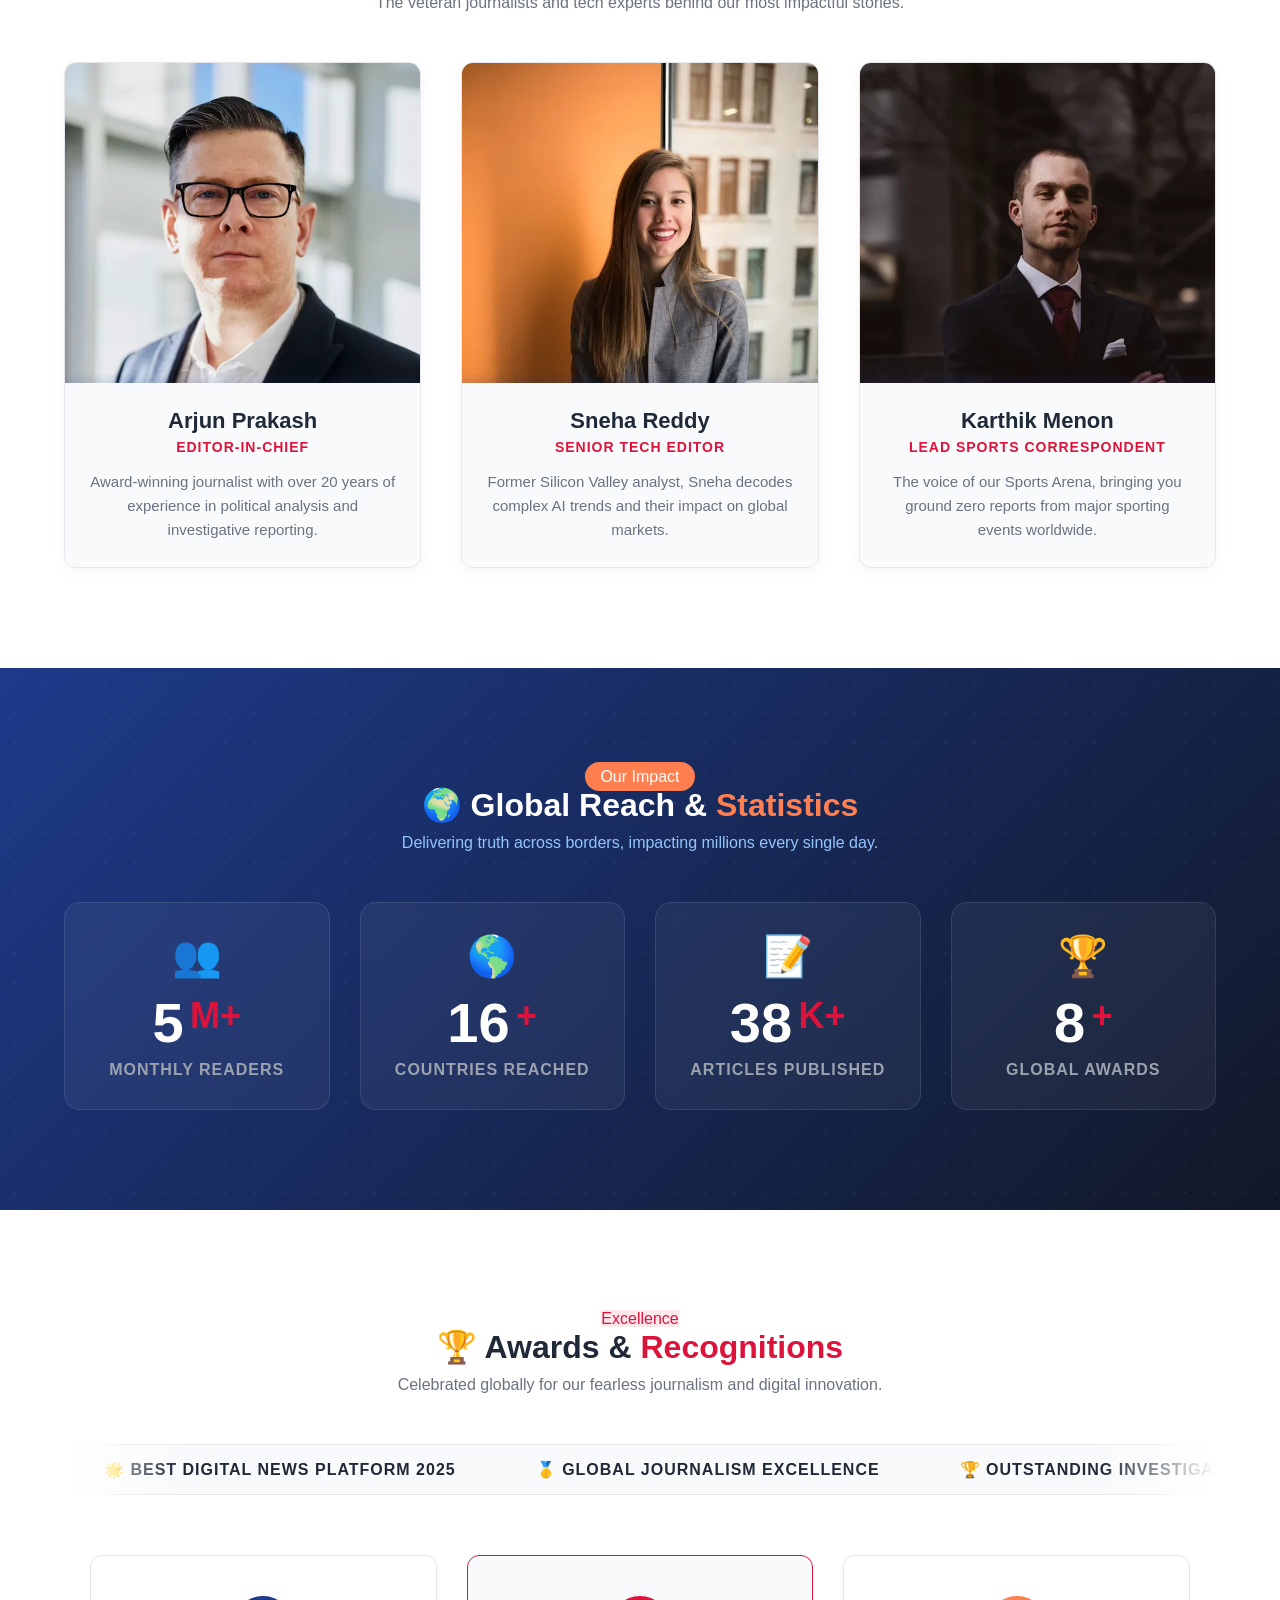
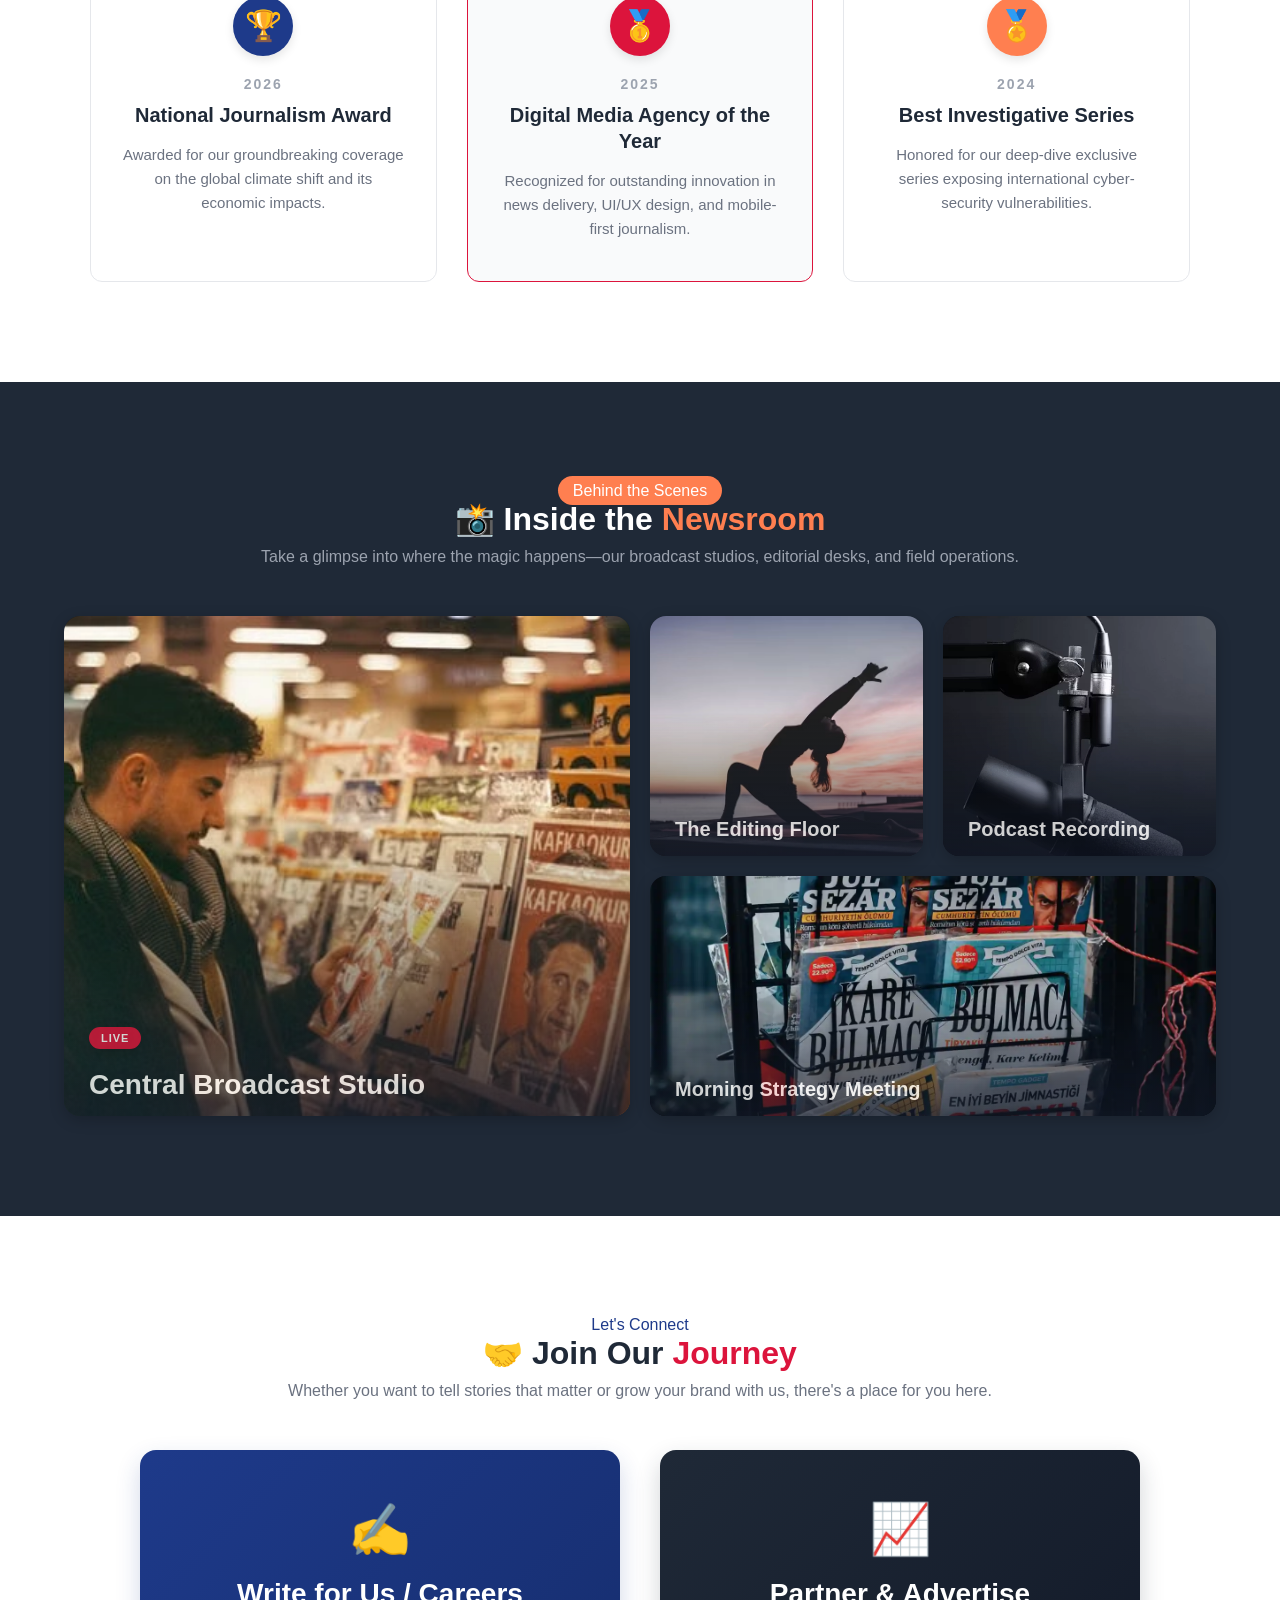
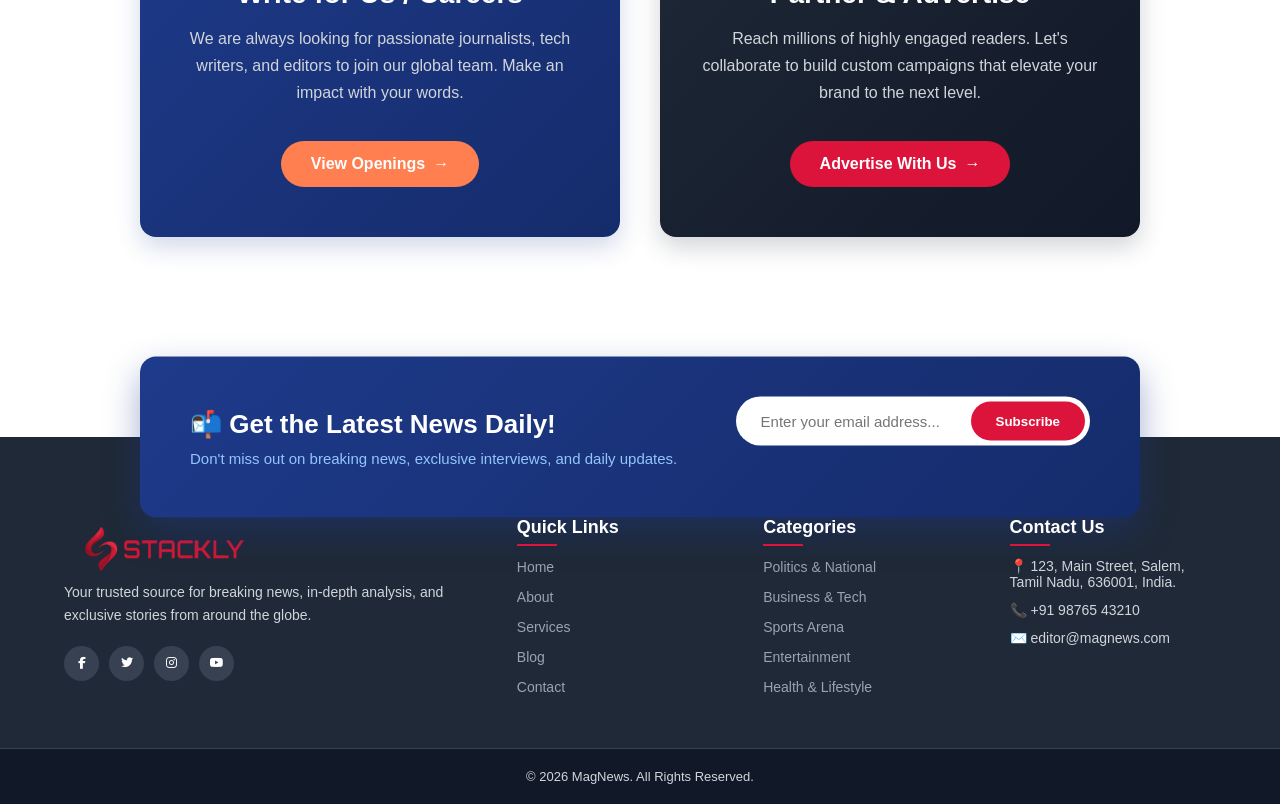
<file: about.html>
<!DOCTYPE html>
<html lang="en">

<head>
    <meta charset="UTF-8">
    <meta name="viewport" content="width=device-width, initial-scale=1.0">
    <title>About</title>
    <link rel="stylesheet" href="about.css">
    <link rel="stylesheet" href="news.css">

    <link href="https://unpkg.com/aos@2.3.1/dist/aos.css" rel="stylesheet">
    <link rel="stylesheet" href="https://cdnjs.cloudflare.com/ajax/libs/font-awesome/6.4.0/css/all.min.css">
</head>

<body>


    <nav class="navbar">

        <a href="index.html" class="logo-container">
            <img src="./asset/redlogo.webp" alt="Company Logo" class="logo-img">
        </a>


        <ul class="nav-links">
            <li><a href="index.html">Home</a></li>
            <li><a href="about.html">About</a></li>
            <li><a href="services.html">Services</a></li>
            <li><a href="blog.html">Blog</a></li>
            <li><a href="contact.html">Contact</a></li>
            <a href="login.html" class="login-btn mob-view">Login</a>

        </ul>


        <div class="nav-right">
            <a href="login.html" class="login-btn">Login</a>
            <div class="hamburger" id="hamburger">
                <span class="bar"></span>
                <span class="bar"></span>
                <span class="bar"></span>
            </div>
        </div>
    </nav>

    <section class="about-hero-pro" id="heroSection" data-aos="zoom-out" data-aos-duration="1200"
        data-aos-easing="ease-out-cubic">

        <div class="hero-bg-parallax" id="heroBg"></div>

        <div class="hero-overlay"></div>

        <div class="hero-content-pro" id="heroContent">

            <span class="hero-badge" data-aos="fade-down" data-aos-duration="700" data-aos-delay="100">
                Established 2020
            </span>

            <h1 data-aos="fade-up" data-aos-duration="1000" data-aos-delay="250">
                Redefining the <span class="text-crimson">Future</span> of Journalism
            </h1>

            <p data-aos="fade-up" data-aos-duration="1000" data-aos-delay="450">
                What started as a small independent desk has now evolved into a global digital powerhouse. Our vision is
                simple: to deliver unbiased, lightning-fast, and deeply researched stories that empower our readers in a
                rapidly changing world.
            </p>

            <div class="hero-divider" data-aos="zoom-in" data-aos-duration="900" data-aos-delay="650">
            </div>

            <div class="scroll-indicator" data-aos="fade-up" data-aos-duration="900" data-aos-delay="850"
                data-aos-anchor-placement="top-bottom">

                <div class="mouse-icon">
                    <div class="wheel"></div>
                </div>

                <span class="scroll-text">Scroll to explore</span>

            </div>

        </div>

    </section>

    <section class="mission-section">
        <div class="section-header center-header" data-aos="fade-up" data-aos-duration="800">
            <h2>🎯 Our Core <span class="text-crimson">Values</span></h2>
            <p>The principles that guide our journalism every single day.</p>
        </div>

        <div class="values-grid">

            <div class="value-card" data-aos="fade-up" data-aos-duration="800" data-aos-delay="100">
                <div class="icon-box">🛡️</div>
                <h3>Unbiased Truth</h3>
                <p>We believe in presenting facts without fear or favor. Our reporting is completely independent and
                    driven solely by the truth.</p>
                <div class="hover-line"></div>
            </div>

            <div class="value-card" data-aos="fade-up" data-aos-duration="800" data-aos-delay="300">
                <div class="icon-box">⚡</div>
                <h3>Lightning Speed</h3>
                <p>In the digital age, every second counts. We ensure you get the most accurate breaking news faster
                    than anyone else.</p>
                <div class="hover-line"></div>
            </div>

            <div class="value-card" data-aos="fade-up" data-aos-duration="800" data-aos-delay="500">
                <div class="icon-box">🌍</div>
                <h3>Global Impact</h3>
                <p>Stories that matter. We focus on journalism that creates a positive impact on society and holds power
                    accountable.</p>
                <div class="hover-line"></div>
            </div>

        </div>
    </section>


    <section class="editorial-board-section" id="teamSection">
        <div class="section-header center-header" data-aos="fade-up" data-aos-duration="800">
            <span class="small-badge badge-blue">Our Team</span>
            <h2>👥 Meet the <span class="text-crimson">Editorial Board</span></h2>
            <p>The veteran journalists and tech experts behind our most impactful stories.</p>
        </div>

        <div class="team-grid">


            <div class="team-card" data-aos="fade-up" data-aos-duration="800" data-aos-delay="200">
                <div class="team-img-wrapper">
                    <img src="./asset/ma1.webp" alt="Editor in Chief">

                    <div class="social-overlay">
                        <a href="404.html" class="social-icon">𝕏</a>
                        <a href="404.html" class="social-icon">in</a>
                    </div>
                </div>
                <div class="team-info">
                    <h3>Arjun Prakash</h3>
                    <span class="team-role text-crimson">Editor-in-Chief</span>
                    <p>Award-winning journalist with over 20 years of experience in political analysis and investigative
                        reporting.</p>
                </div>
            </div>


            <div class="team-card" data-aos="fade-up" data-aos-duration="800" data-aos-delay="400">
                <div class="team-img-wrapper">
                    <img src="./asset/ma2.webp" alt="Senior Tech Editor">
                    <div class="social-overlay">
                        <a href="404.html" class="social-icon">𝕏</a>
                        <a href="404.html" class="social-icon">in</a>
                    </div>
                </div>
                <div class="team-info">
                    <h3>Sneha Reddy</h3>
                    <span class="team-role text-crimson">Senior Tech Editor</span>
                    <p>Former Silicon Valley analyst, Sneha decodes complex AI trends and their impact on global
                        markets.</p>
                </div>
            </div>


            <div class="team-card" data-aos="fade-up" data-aos-duration="800" data-aos-delay="600">
                <div class="team-img-wrapper">
                    <img src="./asset/ma3.webp" alt="Lead Correspondent">
                    <div class="social-overlay">
                        <a href="404.html" class="social-icon">𝕏</a>
                        <a href="404.html" class="social-icon">in</a>
                    </div>
                </div>
                <div class="team-info">
                    <h3>Karthik Menon</h3>
                    <span class="team-role text-crimson">Lead Sports Correspondent</span>
                    <p>The voice of our Sports Arena, bringing you ground zero reports from major sporting events
                        worldwide.</p>
                </div>
            </div>

        </div>
    </section>


    <section class="impact-section" id="impactSection">
        <div class="impact-overlay"></div>
        <div class="impact-content">

            <div class="section-header center-header impact-header" data-aos="fade-up" data-aos-duration="800">
                <span class="small-badge badge-orange">Our Impact</span>
                <h2>🌍 Global Reach & <span class="text-orange">Statistics</span></h2>
                <p>Delivering truth across borders, impacting millions every single day.</p>
            </div>

            <div class="stats-grid" id="statsGrid">


                <div class="stat-item" data-aos="zoom-in" data-aos-duration="800" data-aos-delay="100">
                    <div class="stat-icon">👥</div>
                    <h3 class="counter" data-target="15">0</h3>
                    <span class="stat-suffix">M+</span>
                    <p class="stat-label">Monthly Readers</p>
                </div>


                <div class="stat-item" data-aos="zoom-in" data-aos-duration="800" data-aos-delay="300">
                    <div class="stat-icon">🌎</div>
                    <h3 class="counter" data-target="50">0</h3>
                    <span class="stat-suffix">+</span>
                    <p class="stat-label">Countries Reached</p>
                </div>


                <div class="stat-item" data-aos="zoom-in" data-aos-duration="800" data-aos-delay="500">
                    <div class="stat-icon">📝</div>
                    <h3 class="counter" data-target="120">0</h3>
                    <span class="stat-suffix">K+</span>
                    <p class="stat-label">Articles Published</p>
                </div>


                <div class="stat-item" data-aos="zoom-in" data-aos-duration="800" data-aos-delay="700">
                    <div class="stat-icon">🏆</div>
                    <h3 class="counter" data-target="25">0</h3>
                    <span class="stat-suffix">+</span>
                    <p class="stat-label">Global Awards</p>
                </div>

            </div>
        </div>
    </section>

    <section class="awards-section" id="awardsSection">

        <div class="section-header center-header" data-aos="fade-up" data-aos-duration="800">
            <span class="small-badge badge-red">Excellence</span>
            <h2>🏆 Awards & <span class="text-crimson">Recognitions</span></h2>
            <p>Celebrated globally for our fearless journalism and digital innovation.</p>
        </div>

        <div class="award-ticker-container" data-aos="fade-in" data-aos-duration="1000" data-aos-delay="200">
            <div class="award-ticker-track">
                <div class="ticker-item">🌟 Best Digital News Platform 2025</div>
                <div class="ticker-item">🥇 Global Journalism Excellence</div>
                <div class="ticker-item">🏆 Outstanding Investigative Report</div>
                <div class="ticker-item">🌟 Top Tech & Business Coverage</div>
                <div class="ticker-item">🥇 Editor's Guild Special Mention</div>
                <div class="ticker-item">🌟 Best Digital News Platform 2025</div>
                <div class="ticker-item">🥇 Global Journalism Excellence</div>
                <div class="ticker-item">🏆 Outstanding Investigative Report</div>
                <div class="ticker-item">🌟 Top Tech & Business Coverage</div>
                <div class="ticker-item">🥇 Editor's Guild Special Mention</div>
            </div>
        </div>

        <div class="awards-grid">

            <div class="award-card" data-aos="fade-up" data-aos-duration="800" data-aos-delay="200">
                <div class="award-icon bg-blue">🏆</div>
                <div class="award-year">2026</div>
                <h3>National Journalism Award</h3>
                <p>Awarded for our groundbreaking coverage on the global climate shift and its economic impacts.</p>
            </div>

            <div class="award-card featured-award" data-aos="fade-up" data-aos-duration="800" data-aos-delay="400">
                <div class="award-icon bg-crimson">🥇</div>
                <div class="award-year">2025</div>
                <h3>Digital Media Agency of the Year</h3>
                <p>Recognized for outstanding innovation in news delivery, UI/UX design, and mobile-first journalism.
                </p>
            </div>

            <div class="award-card" data-aos="fade-up" data-aos-duration="800" data-aos-delay="600">
                <div class="award-icon bg-orange">🏅</div>
                <div class="award-year">2024</div>
                <h3>Best Investigative Series</h3>
                <p>Honored for our deep-dive exclusive series exposing international cyber-security vulnerabilities.</p>
            </div>

        </div>
    </section>


    <section class="newsroom-section" id="newsroomSection">
        <div class="section-header center-header dark-header" data-aos="fade-up" data-aos-duration="800">
            <span class="small-badge badge-orange">Behind the Scenes</span>
            <h2>📸 Inside the <span class="text-orange">Newsroom</span></h2>
            <p>Take a glimpse into where the magic happens—our broadcast studios, editorial desks, and field operations.
            </p>
        </div>


        <div class="bento-gallery">


            <div class="gallery-item item-large" data-aos="zoom-in" data-aos-duration="800" data-aos-delay="100">
                <img src="./asset/ne2.webp" alt="Main Broadcast Studio">
                <div class="gallery-overlay">
                    <span class="gallery-tag bg-crimson">Live</span>
                    <h4>Central Broadcast Studio</h4>
                </div>
            </div>


            <div class="gallery-item item-standard" data-aos="fade-up" data-aos-duration="800" data-aos-delay="300">
                <img src="./asset/em3.webp" alt="Editorial Desk">
                <div class="gallery-overlay">
                    <h4>The Editing Floor</h4>
                </div>
            </div>


            <div class="gallery-item item-standard" data-aos="fade-up" data-aos-duration="800" data-aos-delay="500">
                <img src="./asset/em9.webp" alt="Podcast Room">
                <div class="gallery-overlay">
                    <h4>Podcast Recording</h4>
                </div>
            </div>


            <div class="gallery-item item-wide" data-aos="fade-up" data-aos-duration="800" data-aos-delay="700">
                <img src="./asset/ne1.webp" alt="Editorial Meeting">
                <div class="gallery-overlay">
                    <h4>Morning Strategy Meeting</h4>
                </div>
            </div>

        </div>
    </section>


    <section class="join-section" id="joinSection">
        <div class="section-header center-header" data-aos="fade-up" data-aos-duration="800">
            <span class="small-badge badge-blue">Let's Connect</span>
            <h2>🤝 Join Our <span class="text-crimson">Journey</span></h2>
            <p>Whether you want to tell stories that matter or grow your brand with us, there's a place for you here.
            </p>
        </div>

        <div class="cta-grid">


            <div class="cta-card bg-royal-blue" data-aos="fade-down" data-aos-duration="800" data-aos-delay="200">
                <div class="cta-icon">✍️</div>
                <h3>Write for Us / Careers</h3>
                <p>We are always looking for passionate journalists, tech writers, and editors to join our global team.
                    Make an impact with your words.</p>
                <a href="404.html" class="cta-btn btn-orange">View Openings <span>&rarr;</span></a>
            </div>


            <div class="cta-card bg-charcoal" data-aos="fade-up" data-aos-duration="800" data-aos-delay="400">
                <div class="cta-icon">📈</div>
                <h3>Partner & Advertise</h3>
                <p>Reach millions of highly engaged readers. Let's collaborate to build custom campaigns that elevate
                    your brand to the next level.</p>
                <a href="404.html" class="cta-btn btn-crimson">Advertise With Us <span>&rarr;</span></a>
            </div>

        </div>
    </section>

    <footer class="site-footer">


        <div class="newsletter-wrapper">
            <div class="newsletter-card">
                <div class="nl-content">
                    <h2>📬 Get the Latest News Daily!</h2>
                    <p>Don't miss out on breaking news, exclusive interviews, and daily updates.</p>
                </div>


                <div class="form-container">
                    <form class="nl-form" id="newsletterForm" novalidate>
                        <input type="email" id="nl-email" placeholder="Enter your email address...">
                        <button type="submit" class="nl-btn">Subscribe</button>
                    </form>

                    <div id="nl-message" class="nl-message"></div>
                </div>
            </div>
        </div>


        <div class="footer-container">


            <div class="footer-col brand-col">
                <a href="index.html" class="logo-container">
                    <img src="./asset/redlogo.webp" alt="Company Logo" class="logo-img">
                </a>
                <p>Your trusted source for breaking news, in-depth analysis, and exclusive stories from around the
                    globe.</p>
                <div class="social-links">
                    <a href="404.html" title="Facebook"><i class="fab fa-facebook-f"></i></a>
                    <a href="404.html" title="Twitter"><i class="fab fa-twitter"></i></a>
                    <a href="404.html" title="Instagram"><i class="fab fa-instagram"></i></a>
                    <a href="404.html" title="YouTube"><i class="fab fa-youtube"></i></a>
                </div>
            </div>


            <div class="footer-col">
                <h4>Quick Links</h4>
               <ul class="footer-links">
                    <li><a href="404.html">Home</a></li>
                    <li><a href="404.html">About</a></li>
                    <li><a href="404.html">Services</a></li>
                    <li><a href="404.html">Blog</a></li>
                    <li><a href="404.html">Contact</a></li>
                </ul>
            </div>


            <div class="footer-col">
                <h4>Categories</h4>
                <ul class="footer-links">
                    <li><a href="404.html">Politics & National</a></li>
                    <li><a href="404.html">Business & Tech</a></li>
                    <li><a href="404.html">Sports Arena</a></li>
                    <li><a href="404.html">Entertainment</a></li>
                    <li><a href="404.html">Health & Lifestyle</a></li>
                </ul>
            </div>


            <div class="footer-col contact-col">
                <h4>Contact Us</h4>
                <p>📍 123, Main Street, Salem, Tamil Nadu, 636001, India.</p>
                <p>📞 +91 98765 43210</p>
                <p>✉️ editor@magnews.com</p>
            </div>

        </div>


        <div class="footer-bottom">
            <p>&copy; 2026 MagNews. All Rights Reserved.</p>
        </div>
    </footer>

    <script src="https://unpkg.com/aos@2.3.1/dist/aos.js"></script>

    <script>
        document.addEventListener("DOMContentLoaded", function () {

            const heroBg = document.getElementById('heroBg');
            const heroContent = document.getElementById('heroContent');
            const heroSection = document.getElementById('heroSection');

            if (heroSection) {
                window.addEventListener('scroll', function () {

                    let scrollPosition = window.scrollY;


                    let contentOpacity = 1 - (scrollPosition / 500);
                    if (contentOpacity < 0) contentOpacity = 0;


                    if (heroBg) {
                        heroBg.style.transform = `translateY(${scrollPosition * 0.4}px)`;
                    }


                    if (heroContent) {
                        heroContent.style.transform = `translateY(${scrollPosition * 0.2}px)`;
                        heroContent.style.opacity = contentOpacity;
                    }
                });
            }
        });

        document.addEventListener("DOMContentLoaded", function () {

            const counters = document.querySelectorAll('.counter');
            const statsGrid = document.getElementById('statsGrid');
            let hasAnimated = false; 


            const animateCounters = () => {
                counters.forEach(counter => {
                    const target = +counter.getAttribute('data-target'); 
                    const duration = 2000; 
                    const increment = target / (duration / 16); 

                    let current = 0;

                    const updateCounter = () => {
                        current += increment;
                        if (current < target) {
                            counter.innerText = Math.ceil(current);
                            requestAnimationFrame(updateCounter);
                        } else {
                            counter.innerText = target; 
                        }
                    };

                    updateCounter();
                });
            };


            if (statsGrid) {
                const observer = new IntersectionObserver((entries) => {
                    if (entries[0].isIntersecting && !hasAnimated) {
                        animateCounters();
                        hasAnimated = true;
                    }
                }, { threshold: 0.5 }); 

                observer.observe(statsGrid);
            }
        });


        document.addEventListener("DOMContentLoaded", function () {
            AOS.init({
                duration: 800,     
                easing: 'ease-out', 
                once: true,       
                offset: 100       
            });
        });

        AOS.init({
            duration: 1000,
            easing: "ease-out-cubic",
            once: true,
            mirror: false,
            offset: 120,
            delay: 0,
            anchorPlacement: "top-bottom"
        });
    </script>

    <script src="main.js"></script>
</body>

</html>
</file>
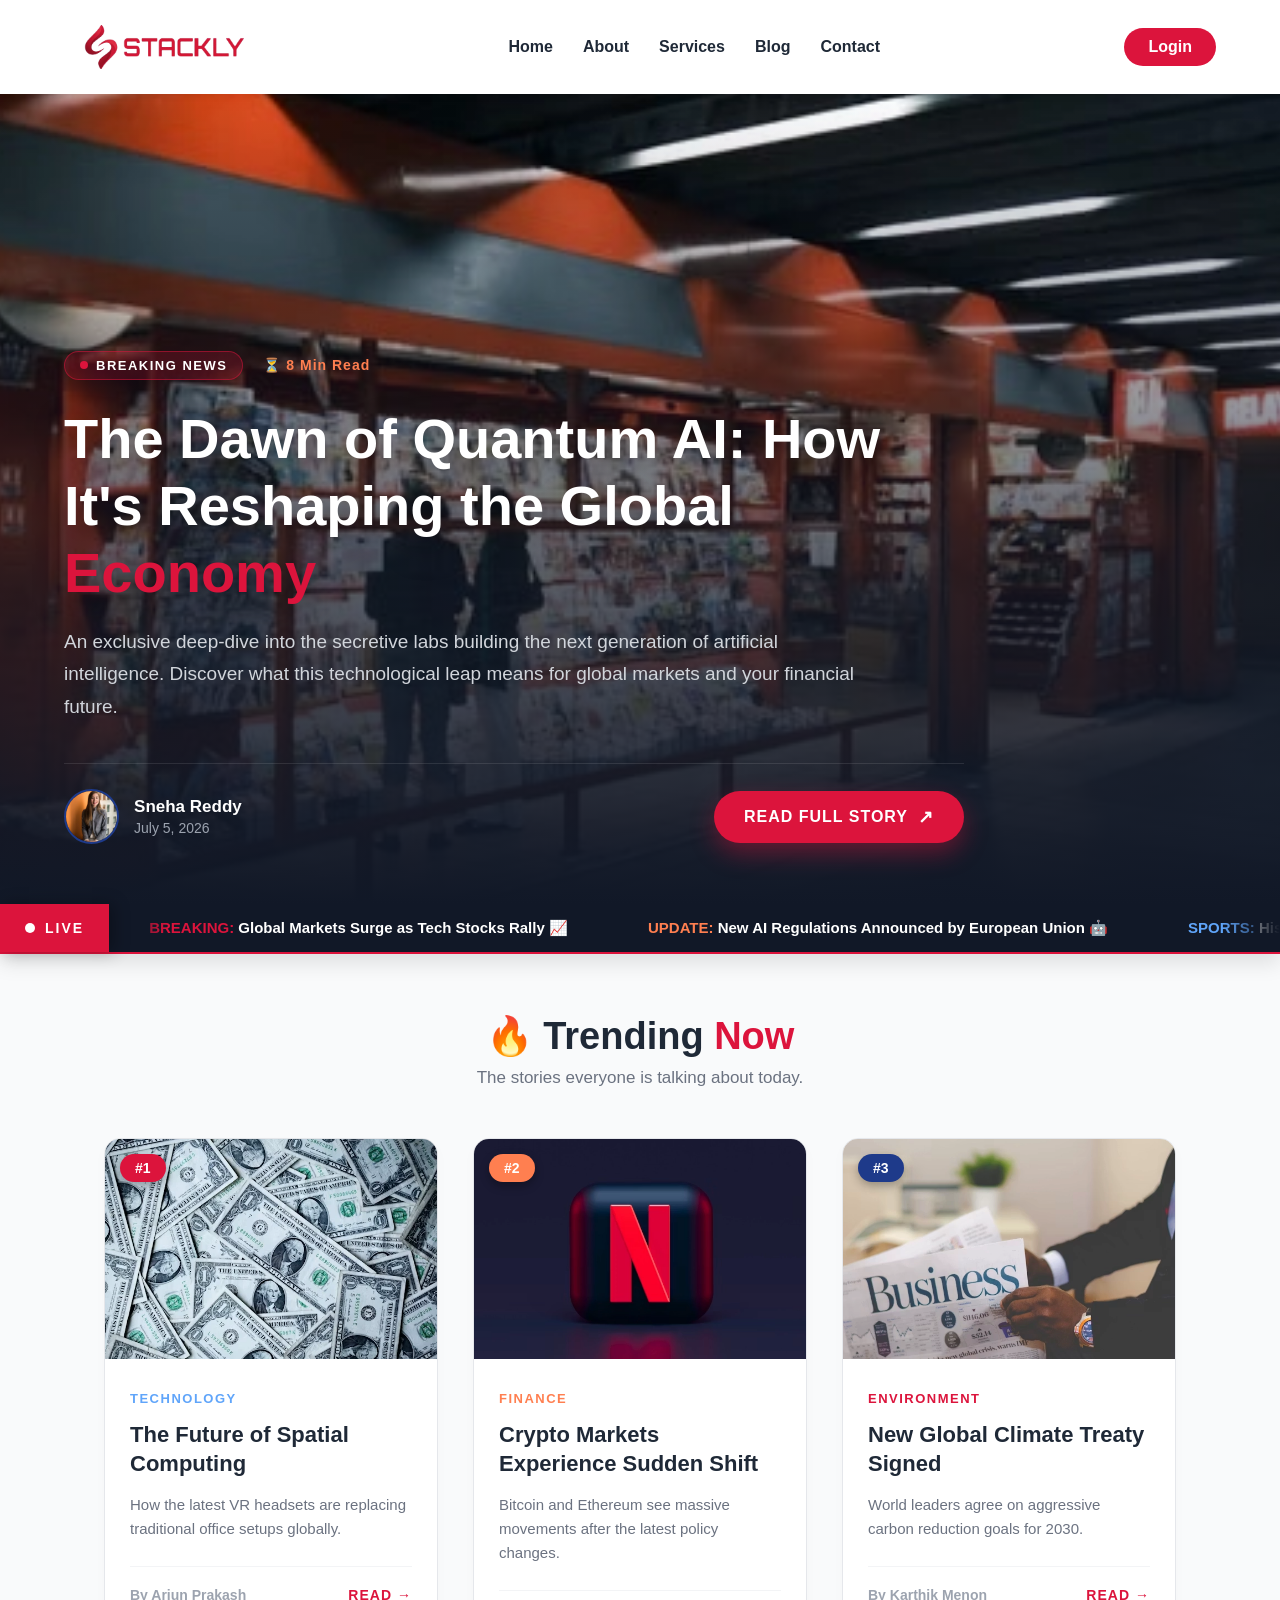
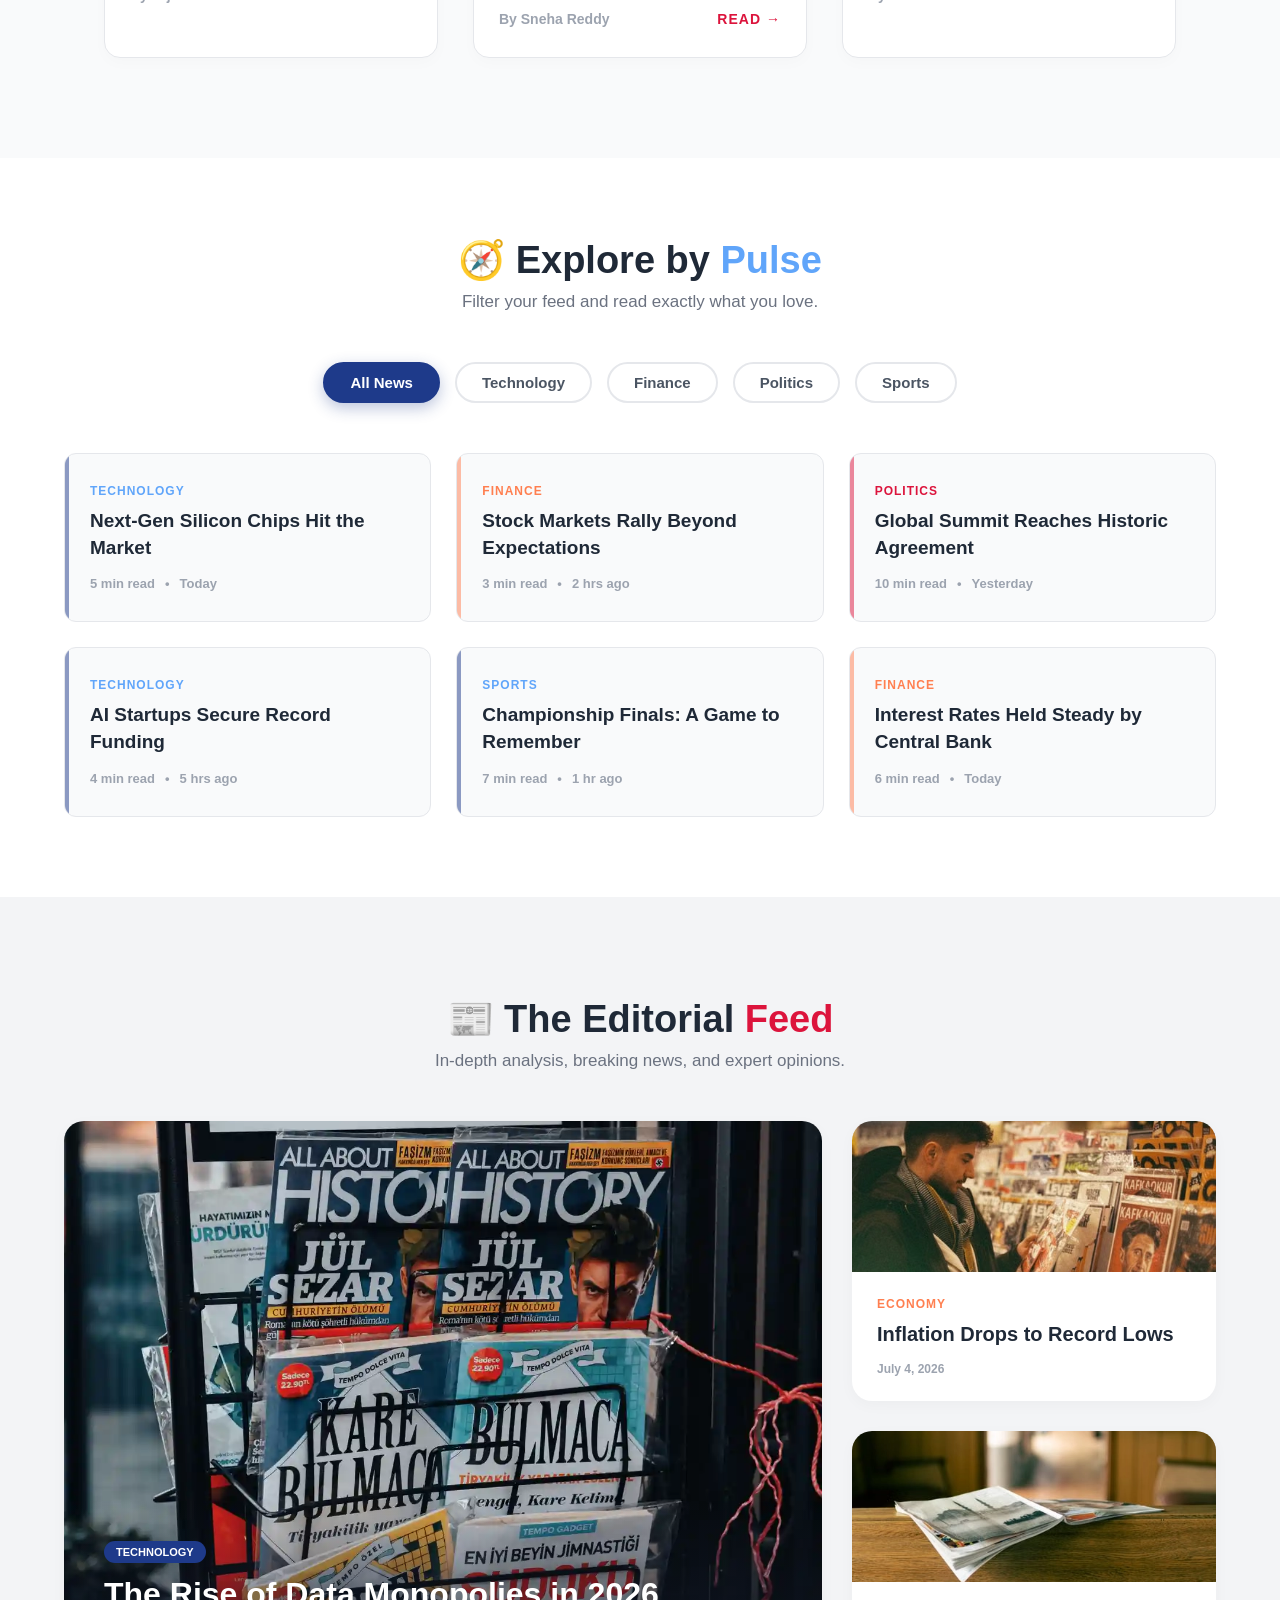
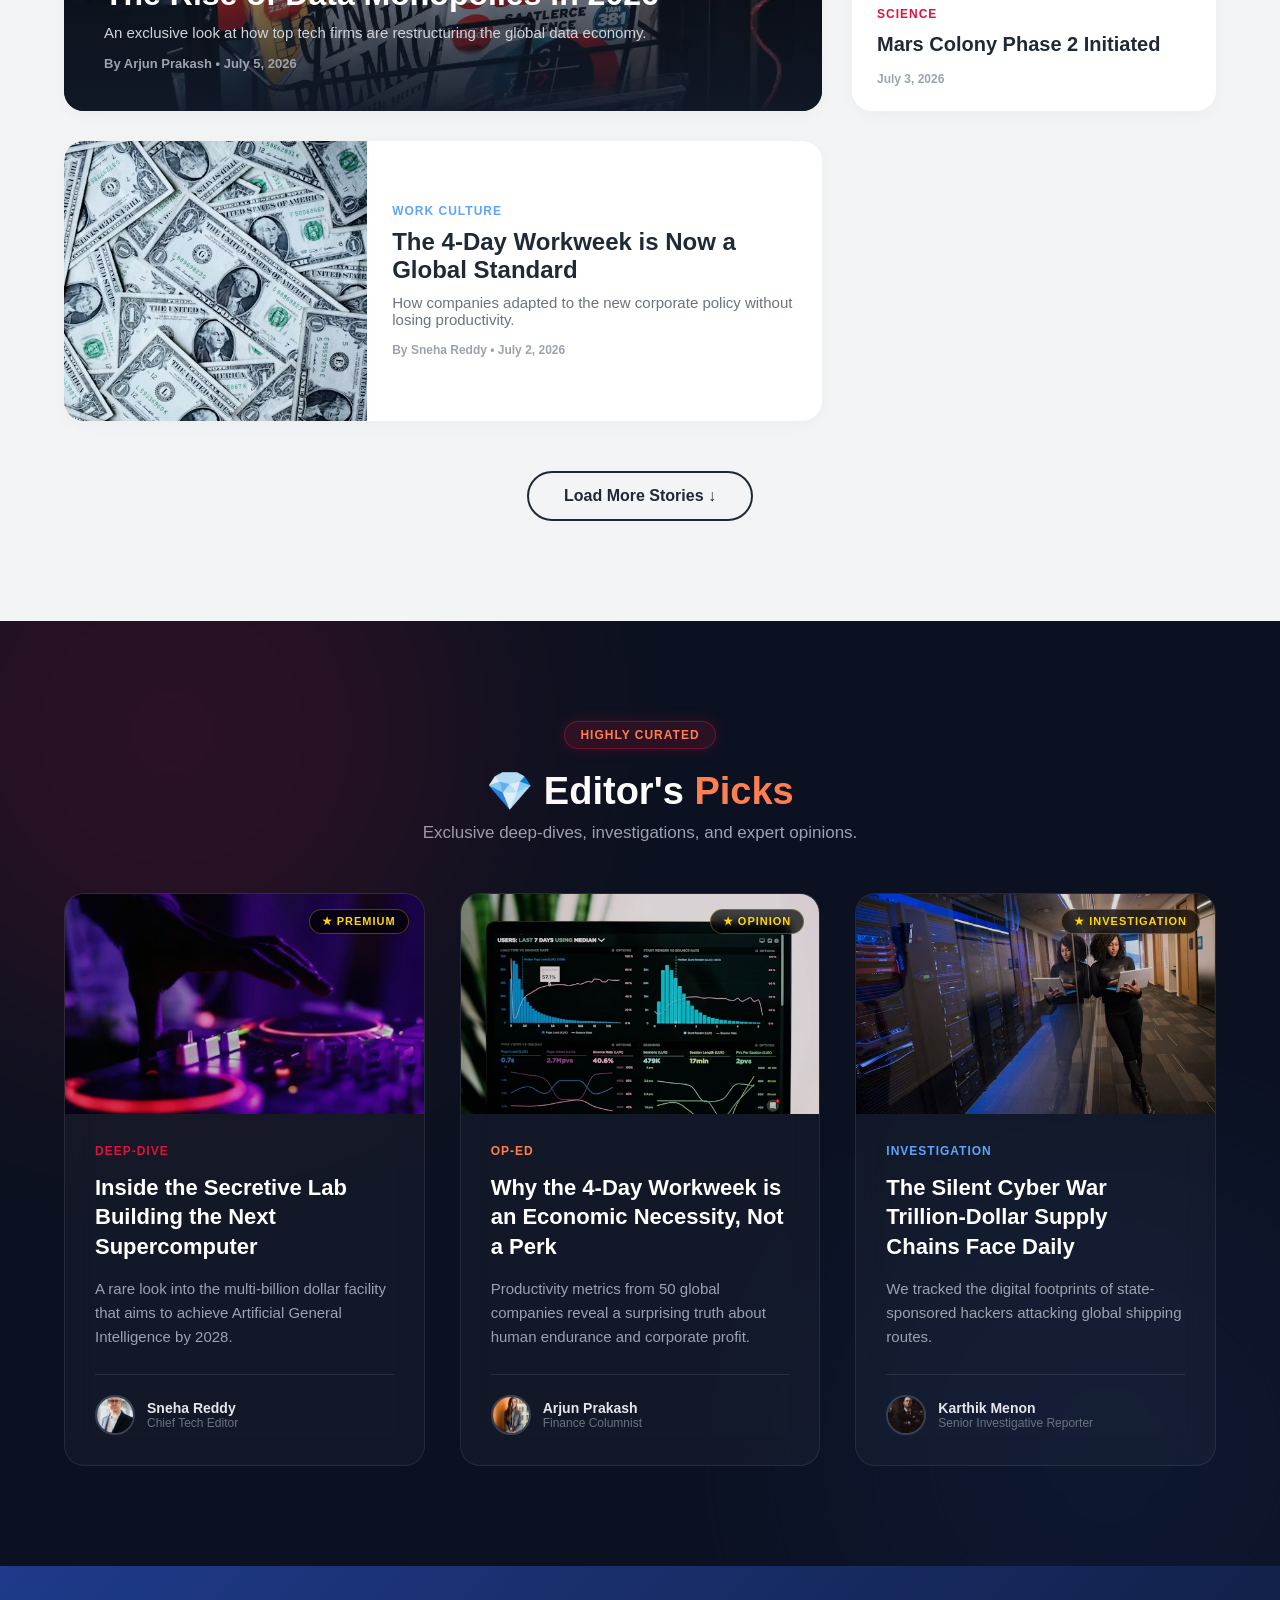
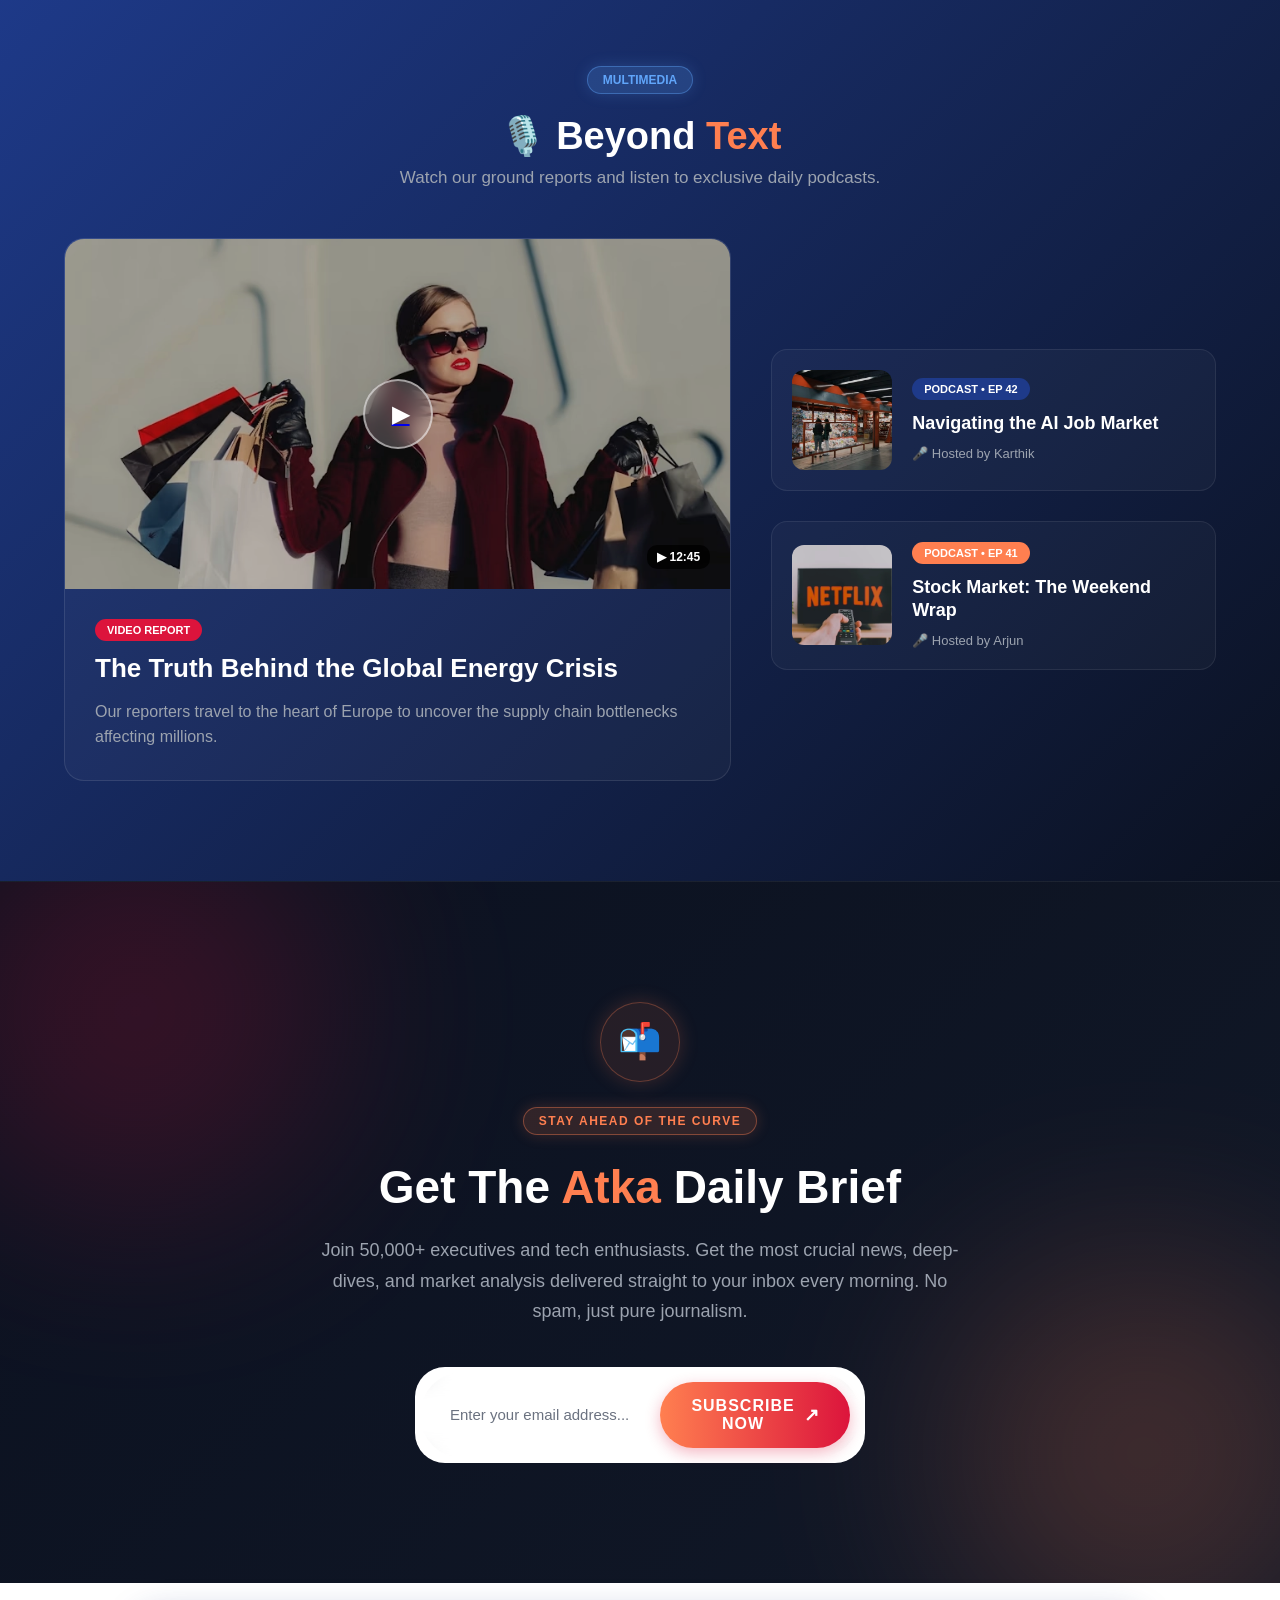
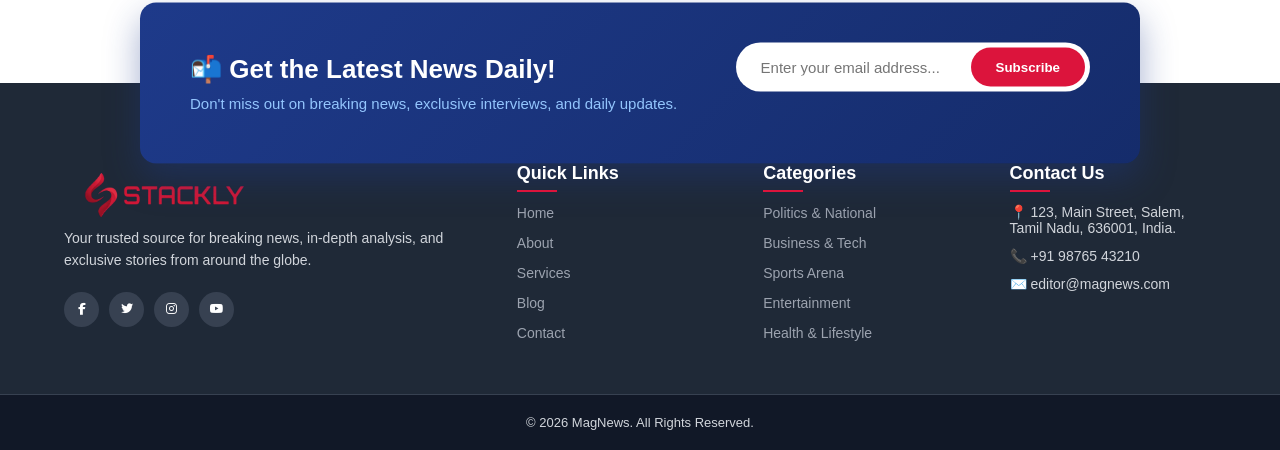
<file: blog.html>
<!DOCTYPE html>
<html lang="en">

<head>
    <meta charset="UTF-8">
    <meta name="viewport" content="width=device-width, initial-scale=1.0">
    <title>Blog</title>
    <link rel="stylesheet" href="blog.css">
    <link rel="stylesheet" href="news.css">
    <link rel="stylesheet" href="https://cdnjs.cloudflare.com/ajax/libs/font-awesome/6.5.2/css/all.min.css">
    <link rel="stylesheet" href="https://cdnjs.cloudflare.com/ajax/libs/font-awesome/6.4.0/css/all.min.css">
</head>

<body>


    <nav class="navbar">

        <a href="index.html" class="logo-container">
            <img src="./asset/redlogo.webp" alt="Company Logo" class="logo-img">
        </a>


        <ul class="nav-links">
            <li><a href="index.html">Home</a></li>
            <li><a href="about.html">About</a></li>
            <li><a href="services.html">Services</a></li>
            <li><a href="blog.html">Blog</a></li>
            <li><a href="contact.html">Contact</a></li>
            <a href="login.html" class="login-btn mob-view">Login</a>

        </ul>


        <div class="nav-right">
            <a href="login.html" class="login-btn">Login</a>
            <div class="hamburger" id="hamburger">
                <span class="bar"></span>
                <span class="bar"></span>
                <span class="bar"></span>
            </div>
        </div>
    </nav>

    <section class="blog-hero-section">

        <div class="blog-hero-bg"></div>

        <div class="blog-hero-overlay"></div>

        <div class="blog-hero-content">

            <div class="blog-meta-row fade-up delay-1">
                <span class="badge-breaking">
                    <span class="pulse-dot"></span> Breaking News
                </span>
                <span class="read-time text-orange">⏳ 8 Min Read</span>
            </div>

            <h1 class="fade-up delay-2">
                The Dawn of Quantum AI: How It's Reshaping the Global <span class="text-crimson">Economy</span>
            </h1>

            <p class="fade-up delay-3">
                An exclusive deep-dive into the secretive labs building the next generation of artificial intelligence.
                Discover what this technological leap means for global markets and your financial future.
            </p>

            <div class="author-action-row fade-up delay-4">

                <div class="author-info">
                    <img src="./asset/ma2.webp" alt="Sneha Reddy" class="author-avatar">
                    <div class="author-details">
                        <strong class="author-name">Sneha Reddy</strong>
                        <span class="publish-date">July 5, 2026</span>
                    </div>
                </div>

                <a href="404.html" class="btn-read-story">
                    Read Full Story <span class="arrow-up-right">↗</span>
                </a>

            </div>

        </div>
    </section>

    <section class="trending-section" id="trendingSection">

        <div class="live-ticker-wrapper">
            <div class="ticker-label">
                <span class="live-blink-dot"></span> LIVE
            </div>
            <div class="ticker-scroll-area">
                <div class="ticker-track">
                    <span class="ticker-item"><span class="text-crimson">BREAKING:</span> Global Markets Surge as Tech
                        Stocks Rally 📈</span>
                    <span class="ticker-item"><span class="text-orange">UPDATE:</span> New AI Regulations Announced by
                        European Union 🤖</span>
                    <span class="ticker-item"><span class="text-blue">SPORTS:</span> Historic Win at the Wimbledon
                        Finals 🏆</span>
                    <span class="ticker-item"><span class="text-crimson">BREAKING:</span> Global Markets Surge as Tech
                        Stocks Rally 📈</span>
                    <span class="ticker-item"><span class="text-orange">UPDATE:</span> New AI Regulations Announced by
                        European Union 🤖</span>
                    <span class="ticker-item"><span class="text-blue">SPORTS:</span> Historic Win at the Wimbledon
                        Finals 🏆</span>
                </div>
            </div>
        </div>

        <div class="blog-section-header">
            <h2>🔥 Trending <span class="text-crimson">Now</span></h2>
            <p>The stories everyone is talking about today.</p>
        </div>

        <div class="trending-grid">

            <article class="trend-card">
                <div class="trend-img-wrapper">
                    <span class="trend-rank bg-crimson">#1</span>
                    <img src="./asset/ne4.webp" alt="Tech News">
                </div>
                <div class="trend-content">
                    <span class="category-tag text-blue">Technology</span>
                    <h3>The Future of Spatial Computing</h3>
                    <p>How the latest VR headsets are replacing traditional office setups globally.</p>
                    <div class="trend-meta">
                        <span>By Arjun Prakash</span>
                        <a href="404.html" class="read-link">Read <span>→</span></a>
                    </div>
                </div>
            </article>

            <article class="trend-card">
                <div class="trend-img-wrapper">
                    <span class="trend-rank bg-orange">#2</span>
                    <img src="./asset/ne5.webp" alt="Finance News">
                </div>
                <div class="trend-content">
                    <span class="category-tag text-orange">Finance</span>
                    <h3>Crypto Markets Experience Sudden Shift</h3>
                    <p>Bitcoin and Ethereum see massive movements after the latest policy changes.</p>
                    <div class="trend-meta">
                        <span>By Sneha Reddy</span>
                        <a href="404.html" class="read-link">Read <span>→</span></a>
                    </div>
                </div>
            </article>

            <article class="trend-card">
                <div class="trend-img-wrapper">
                    <span class="trend-rank bg-blue">#3</span>
                    <img src="./asset/ne7.webp" alt="Climate News">
                </div>
                <div class="trend-content">
                    <span class="category-tag text-crimson">Environment</span>
                    <h3>New Global Climate Treaty Signed</h3>
                    <p>World leaders agree on aggressive carbon reduction goals for 2030.</p>
                    <div class="trend-meta">
                        <span>By Karthik Menon</span>
                        <a href="404.html" class="read-link">Read <span>→</span></a>
                    </div>
                </div>
            </article>

        </div>
    </section>


    <section class="pulse-section" id="pulseSection">

        <div class="blog-section-header">
            <h2>🧭 Explore by <span class="text-blue">Pulse</span></h2>
            <p>Filter your feed and read exactly what you love.</p>
        </div>


        <div class="filter-bar">
            <button class="filter-btn active" data-filter="all">All News</button>
            <button class="filter-btn" data-filter="tech">Technology</button>
            <button class="filter-btn" data-filter="finance">Finance</button>
            <button class="filter-btn" data-filter="politics">Politics</button>
            <button class="filter-btn" data-filter="sports">Sports</button>
        </div>


        <div class="pulse-grid" id="pulseGrid">


            <div class="pulse-card pulse-item tech">
                <div class="card-left-border bg-blue"></div>
                <span class="pulse-tag text-blue">Technology</span>
                <h4>Next-Gen Silicon Chips Hit the Market</h4>
                <div class="pulse-meta"><span>5 min read</span> • <span>Today</span></div>
            </div>


            <div class="pulse-card pulse-item finance">
                <div class="card-left-border bg-orange"></div>
                <span class="pulse-tag text-orange">Finance</span>
                <h4>Stock Markets Rally Beyond Expectations</h4>
                <div class="pulse-meta"><span>3 min read</span> • <span>2 hrs ago</span></div>
            </div>


            <div class="pulse-card pulse-item politics">
                <div class="card-left-border bg-crimson"></div>
                <span class="pulse-tag text-crimson">Politics</span>
                <h4>Global Summit Reaches Historic Agreement</h4>
                <div class="pulse-meta"><span>10 min read</span> • <span>Yesterday</span></div>
            </div>


            <div class="pulse-card pulse-item tech">
                <div class="card-left-border bg-blue"></div>
                <span class="pulse-tag text-blue">Technology</span>
                <h4>AI Startups Secure Record Funding</h4>
                <div class="pulse-meta"><span>4 min read</span> • <span>5 hrs ago</span></div>
            </div>


            <div class="pulse-card pulse-item sports">
                <div class="card-left-border bg-blue"></div>
                <span class="pulse-tag text-blue">Sports</span>
                <h4>Championship Finals: A Game to Remember</h4>
                <div class="pulse-meta"><span>7 min read</span> • <span>1 hr ago</span></div>
            </div>


            <div class="pulse-card pulse-item finance">
                <div class="card-left-border bg-orange"></div>
                <span class="pulse-tag text-orange">Finance</span>
                <h4>Interest Rates Held Steady by Central Bank</h4>
                <div class="pulse-meta"><span>6 min read</span> • <span>Today</span></div>
            </div>

        </div>
    </section>


    <section class="editorial-feed-section" id="feedSection">

        <div class="blog-section-header">
            <h2>📰 The Editorial <span class="text-crimson">Feed</span></h2>
            <p>In-depth analysis, breaking news, and expert opinions.</p>
        </div>


        <div class="bento-feed-grid">


            <article class="feed-card card-large">
                <div class="feed-img-wrap">
                    <img src="./asset/ne1.webp" alt="Data Analytics">
                    <div class="hover-read-time">⏳ 10 Min Read</div>
                    <div class="feed-overlay-content">
                        <span class="category-pill bg-blue">Technology</span>
                        <h3>The Rise of Data Monopolies in 2026</h3>
                        <p>An exclusive look at how top tech firms are restructuring the global data economy.</p>
                        <div class="feed-meta"><span>By Arjun Prakash</span> • <span>July 5, 2026</span></div>
                    </div>
                </div>
            </article>


            <article class="feed-card card-standard">
                <div class="feed-img-wrap">
                    <img src="./asset/ne2.webp" alt="Economy">
                    <div class="hover-read-time">⏳ 4 Min Read</div>
                </div>
                <div class="feed-text-content">
                    <span class="category-text text-orange">Economy</span>
                    <h4>Inflation Drops to Record Lows</h4>
                    <div class="feed-meta-dark"><span>July 4, 2026</span></div>
                </div>
            </article>


            <article class="feed-card card-standard">
                <div class="feed-img-wrap">
                    <img src="./asset/ne3.webp" alt="Science">
                    <div class="hover-read-time">⏳ 6 Min Read</div>
                </div>
                <div class="feed-text-content">
                    <span class="category-text text-crimson">Science</span>
                    <h4>Mars Colony Phase 2 Initiated</h4>
                    <div class="feed-meta-dark"><span>July 3, 2026</span></div>
                </div>
            </article>


            <article class="feed-card card-wide">
                <div class="feed-img-wrap wide-img">
                    <img src="./asset/ne4.webp" alt="Workspace">
                    <div class="hover-read-time">⏳ 8 Min Read</div>
                </div>
                <div class="feed-text-content wide-text">
                    <span class="category-text text-blue">Work Culture</span>
                    <h3>The 4-Day Workweek is Now a Global Standard</h3>
                    <p>How companies adapted to the new corporate policy without losing productivity.</p>
                    <div class="feed-meta-dark"><span>By Sneha Reddy</span> • <span>July 2, 2026</span></div>
                </div>
            </article>

        </div>


        <div class="feed-action text-center mt-50">
            <a href="404.html" class="btn-outline-dark">Load More Stories <span>↓</span></a>
        </div>

    </section>


    <section class="editors-picks-section" id="editorsPicksSection">


        <div class="ep-ambient-glow glow-crimson"></div>
        <div class="ep-ambient-glow glow-blue"></div>

        <div class="blog-section-header dark-header">
            <span class="small-badge badge-glow">Highly Curated</span>
            <h2>💎 Editor's <span class="text-orange">Picks</span></h2>
            <p>Exclusive deep-dives, investigations, and expert opinions.</p>
        </div>


        <div class="ep-grid">


            <article class="ep-glass-card">
                <div class="ep-img-wrap">
                    <div class="ep-star-badge">★ Premium</div>
                    <img src="./asset/em10.webp" alt="AI Chip">
                </div>
                <div class="ep-content">
                    <span class="ep-category text-crimson">Deep-Dive</span>
                    <h3>Inside the Secretive Lab Building the Next Supercomputer</h3>
                    <p>A rare look into the multi-billion dollar facility that aims to achieve Artificial General
                        Intelligence by 2028.</p>
                    <div class="ep-author-row">
                        <img src="./asset/ma1.webp" alt="Author">
                        <div class="ep-author-info">
                            <strong>Sneha Reddy</strong>
                            <span>Chief Tech Editor</span>
                        </div>
                    </div>
                </div>
                <div class="ep-hover-border"></div>
            </article>


            <article class="ep-glass-card">
                <div class="ep-img-wrap">
                    <div class="ep-star-badge">★ Opinion</div>
                    <img src="./asset/em4.webp" alt="Economy">
                </div>
                <div class="ep-content">
                    <span class="ep-category text-orange">Op-Ed</span>
                    <h3>Why the 4-Day Workweek is an Economic Necessity, Not a Perk</h3>
                    <p>Productivity metrics from 50 global companies reveal a surprising truth about human endurance and
                        corporate profit.</p>
                    <div class="ep-author-row">
                        <img src="./asset/ma2.webp" alt="Author">
                        <div class="ep-author-info">
                            <strong>Arjun Prakash</strong>
                            <span>Finance Columnist</span>
                        </div>
                    </div>
                </div>
                <div class="ep-hover-border"></div>
            </article>


            <article class="ep-glass-card">
                <div class="ep-img-wrap">
                    <div class="ep-star-badge">★ Investigation</div>
                    <img src="./asset/em6.webp" alt="Global Trade">
                </div>
                <div class="ep-content">
                    <span class="ep-category text-blue">Investigation</span>
                    <h3>The Silent Cyber War Trillion-Dollar Supply Chains Face Daily</h3>
                    <p>We tracked the digital footprints of state-sponsored hackers attacking global shipping routes.
                    </p>
                    <div class="ep-author-row">
                        <img src="./asset/ma3.webp" alt="Author">
                        <div class="ep-author-info">
                            <strong>Karthik Menon</strong>
                            <span>Senior Investigative Reporter</span>
                        </div>
                    </div>
                </div>
                <div class="ep-hover-border"></div>
            </article>

        </div>
    </section>

    <section class="multimedia-section" id="multimediaSection">

        <div class="blog-section-header text-white-header">
            <span class="small-badge badge-blue-glow">Multimedia</span>
            <h2>🎙️ Beyond <span class="text-orange">Text</span></h2>
            <p>Watch our ground reports and listen to exclusive daily podcasts.</p>
        </div>

        <div class="media-grid">

            <article class="media-card video-card-large">
                <div class="media-thumbnail">
                    <img src="./asset/em2.webp" alt="Video Report">
                    <div class="media-duration">▶ 12:45</div>

                    <a href="404.html" class="play-btn-glass">
                        <span class="play-icon">▶</span>
                    </a>
                </div>
                <div class="media-info">
                    <span class="media-tag bg-crimson">Video Report</span>
                    <h3>The Truth Behind the Global Energy Crisis</h3>
                    <p>Our reporters travel to the heart of Europe to uncover the supply chain bottlenecks affecting
                        millions.</p>
                </div>
            </article>

            <div class="podcast-stack">

                <article class="podcast-card">
                    <a href="404.html" class="podcast-thumb">
                        <img src="./asset/bl1.webp" alt="Podcast 1">
                        <div class="audio-wave">
                            <span></span><span></span><span></span><span></span>
                        </div>
                    </a>
                    <div class="podcast-info">
                        <span class="media-tag bg-blue">Podcast • Ep 42</span>
                        <h4>Navigating the AI Job Market</h4>
                        <span class="host-name">🎤 Hosted by Karthik</span>
                    </div>
                </article>

                <article class="podcast-card">
                    <a href="404.html" class="podcast-thumb">
                        <img src="./asset/ne10.webp" alt="Podcast 2">
                        <div class="audio-wave">
                            <span></span><span></span><span></span><span></span>
                        </div>
                    </a>
                    <div class="podcast-info">
                        <span class="media-tag bg-orange">Podcast • Ep 41</span>
                        <h4>Stock Market: The Weekend Wrap</h4>
                        <span class="host-name">🎤 Hosted by Arjun</span>
                    </div>
                </article>

            </div>

        </div>
    </section>


    <section class="newsletter-section" id="newsletterSection">


        <div class="nl-glow orb-1"></div>
        <div class="nl-glow orb-2"></div>

        <div class="nl-container">


            <div class="nl-icon-wrapper">
                <span class="nl-icon bounce-anim">📬</span>
            </div>

            <span class="small-badge badge-orange-glow">Stay Ahead of the Curve</span>

            <h2 class="nl-title">Get The <span class="text-orange">Atka</span> Daily Brief</h2>
            <p class="nl-desc">
                Join 50,000+ executives and tech enthusiasts. Get the most crucial news, deep-dives, and market analysis
                delivered straight to your inbox every morning. No spam, just pure journalism.
            </p>



            <form class="nl-form" action="#" method="POST" id="newsletterForm1" novalidate>
                <div class="nl-input-group" id="nlInputGroup">
                    <input type="email" id="nlEmail" class="nl-glass-input" placeholder="Enter your email address..."
                        required>
                    <button type="submit" class="btn-nl-submit" id="nlSubmitBtn">
                        <span class="nl-btn-text">Subscribe Now</span> <span class="nl-arrow">↗</span>
                    </button>
                </div>


                <div class="nl-error-msg" id="nlError"></div>


            </form>

        </div>
    </section>




    <footer class="site-footer">


        <div class="newsletter-wrapper">
            <div class="newsletter-card">
                <div class="nl-content">
                    <h2>📬 Get the Latest News Daily!</h2>
                    <p>Don't miss out on breaking news, exclusive interviews, and daily updates.</p>
                </div>


                <div class="form-container">
                    <form class="nl-form" id="newsletterForm" novalidate>
                        <input type="email" id="nl-email" placeholder="Enter your email address...">
                        <button type="submit" class="nl-btn">Subscribe</button>
                    </form>

                    <div id="nl-message" class="nl-message"></div>
                </div>
            </div>
        </div>


        <div class="footer-container">


            <div class="footer-col brand-col">
                <a href="index.html" class="logo-container">
                    <img src="./asset/redlogo.webp" alt="Company Logo" class="logo-img">
                </a>
                <p>Your trusted source for breaking news, in-depth analysis, and exclusive stories from around the
                    globe.</p>
               <div class="social-links">
                    <a href="404.html" title="Facebook"><i class="fab fa-facebook-f"></i></a>
                    <a href="404.html" title="Twitter"><i class="fab fa-twitter"></i></a>
                    <a href="404.html" title="Instagram"><i class="fab fa-instagram"></i></a>
                    <a href="404.html" title="YouTube"><i class="fab fa-youtube"></i></a>
                </div>
            </div>


            <div class="footer-col">
                <h4>Quick Links</h4>
                <ul class="footer-links">
                    <li><a href="404.html">Home</a></li>
                    <li><a href="404.html">About</a></li>
                    <li><a href="404.html">Services</a></li>
                    <li><a href="404.html">Blog</a></li>
                    <li><a href="404.html">Contact</a></li>
                </ul>
            </div>


            <div class="footer-col">
                <h4>Categories</h4>
                <ul class="footer-links">
                    <li><a href="404.html">Politics & National</a></li>
                    <li><a href="404.html">Business & Tech</a></li>
                    <li><a href="404.html">Sports Arena</a></li>
                    <li><a href="404.html">Entertainment</a></li>
                    <li><a href="404.html">Health & Lifestyle</a></li>
                </ul>
            </div>


            <div class="footer-col contact-col">
                <h4>Contact Us</h4>
                <p>📍 123, Main Street, Salem, Tamil Nadu, 636001, India.</p>
                <p>📞 +91 98765 43210</p>
                <p>✉️ editor@magnews.com</p>
            </div>

        </div>


        <div class="footer-bottom">
            <p>&copy; 2026 MagNews. All Rights Reserved.</p>
        </div>
    </footer>

    <script>
        document.addEventListener('DOMContentLoaded', () => {
            const filterBtns = document.querySelectorAll('.filter-btn');
            const pulseItems = document.querySelectorAll('.pulse-item');

            filterBtns.forEach(btn => {
                btn.addEventListener('click', () => {

                    filterBtns.forEach(button => button.classList.remove('active'));

                    btn.classList.add('active');

                    const filterValue = btn.getAttribute('data-filter');


                    pulseItems.forEach(item => {

                        item.classList.remove('animate');

                        if (filterValue === 'all' || item.classList.contains(filterValue)) {
                            item.classList.remove('hide');

                            setTimeout(() => {
                                item.classList.add('animate');
                            }, 50);
                        } else {
                            item.classList.add('hide');
                        }
                    });
                });
            });
        });

        document.addEventListener("DOMContentLoaded", function () {
            const nlForm = document.getElementById("newsletterForm1");

            if (nlForm) {
                nlForm.addEventListener("submit", function (e) {
                    e.preventDefault(); // Prevents page reload

                    const emailInput = document.getElementById("nlEmail");
                    const inputGroup = document.getElementById("nlInputGroup");
                    const errorDiv = document.getElementById("nlError");
                    const submitBtn = document.getElementById("nlSubmitBtn");
                    const btnText = submitBtn.querySelector(".nl-btn-text");
                    const arrow = submitBtn.querySelector(".nl-arrow");

                    const emailValue = emailInput.value.trim();

                    const emailPattern = /^[^\s@]+@[^\s@]+\.[^\s@]+$/;


                    if (emailValue === "") {
                        showError("Email field cannot be empty!");
                    } else if (!emailPattern.test(emailValue)) {
                        showError("Please enter a valid email address.");
                    } else {

                        clearError();


                        submitBtn.classList.add("success");
                        btnText.innerText = "Subscribed!";
                        arrow.innerText = "✔";


                        setTimeout(() => {
                            nlForm.reset(); 


                            submitBtn.classList.remove("success");
                            btnText.innerText = "Subscribe Now";
                            arrow.innerText = "↗";
                            window.location.href = '404.html'
                        }, 500); 
                    }


                    function showError(msg) {
                        errorDiv.innerText = msg;
                        errorDiv.classList.add("show");
                        inputGroup.classList.add("invalid");
                    }

                    function clearError() {
                        errorDiv.innerText = "";
                        errorDiv.classList.remove("show");
                        inputGroup.classList.remove("invalid");
                    }
                });


                const emailInput = document.getElementById("nlEmail");
                emailInput.addEventListener("input", function () {
                    const inputGroup = document.getElementById("nlInputGroup");
                    if (inputGroup.classList.contains("invalid")) {
                        const errorDiv = document.getElementById("nlError");
                        errorDiv.classList.remove("show");
                        inputGroup.classList.remove("invalid");
                    }
                });
            }
        });
    </script>
    <script src="main.js"></script>
</body>

</html>
</file>
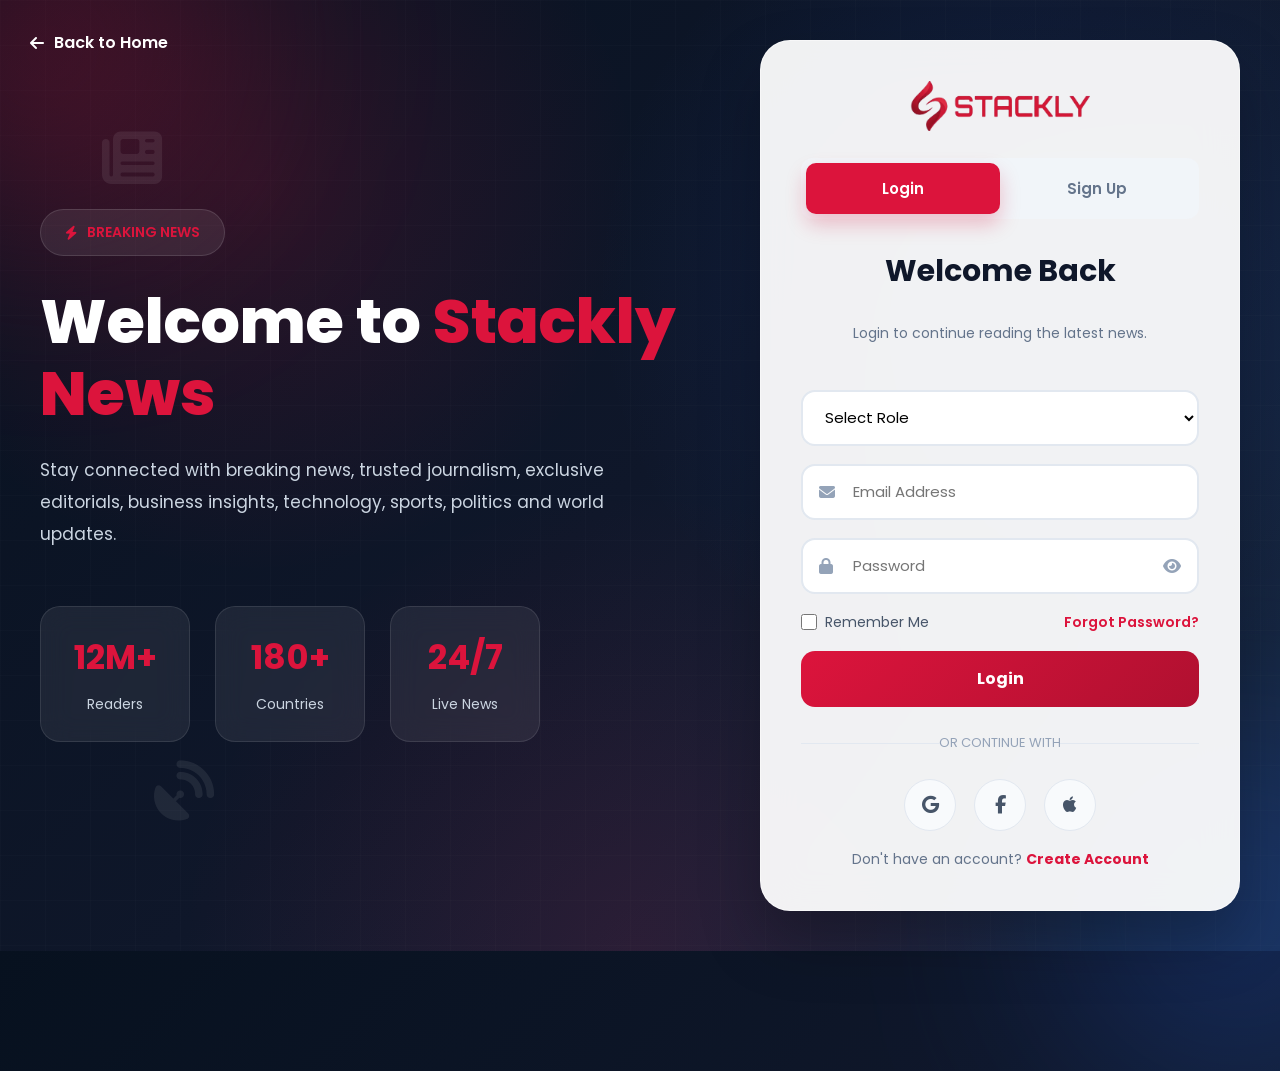
<file: login.html>
<!DOCTYPE html>
<html lang="en">

<head>
    <meta charset="UTF-8">
    <meta name="viewport" content="width=device-width, initial-scale=1.0">
    <title>Stackly News | Login</title>


    <link rel="stylesheet" href="login.css">


    <link rel="stylesheet" href="https://cdnjs.cloudflare.com/ajax/libs/font-awesome/6.5.1/css/all.min.css">
</head>

<body>


    <div class="bg-overlay"></div>

    <div class="news-grid"></div>

    <div class="glow glow-1"></div>
    <div class="glow glow-2"></div>

    <div class="floating floating-1">
        <i class="fa-solid fa-newspaper"></i>
    </div>

    <div class="floating floating-2">
        <i class="fa-solid fa-globe"></i>
    </div>

    <div class="floating floating-3">
        <i class="fa-solid fa-satellite-dish"></i>
    </div>



    <a href="index.html" class="back-home">

        <i class="fa-solid fa-arrow-left"></i>

        <span>Back to Home</span>

    </a>



    <div class="auth-wrapper">



        <div class="auth-left">

            <span class="news-badge">

                <i class="fa-solid fa-bolt"></i>

                BREAKING NEWS

            </span>

            <h1>

                Welcome to

                <span>Stackly News</span>

            </h1>

            <p>

                Stay connected with breaking news, trusted journalism,
                exclusive editorials, business insights, technology,
                sports, politics and world updates.

            </p>

            <div class="news-stats">

                <div class="stat">

                    <h2>12M+</h2>

                    <span>Readers</span>

                </div>

                <div class="stat">

                    <h2>180+</h2>

                    <span>Countries</span>

                </div>

                <div class="stat">

                    <h2>24/7</h2>

                    <span>Live News</span>

                </div>

            </div>

        </div>



        <div class="auth-card">

            <div class="logo">
                <img src="./asset/redlogo.webp" alt="Company Logo" class="logo-img">
            </div>

            <div class="tab-buttons">

                <button class="active" id="loginBtn">

                    Login

                </button>

                <button id="signupBtn">

                    Sign Up

                </button>

            </div>



            <form id="loginForm">

                <h2>Welcome Back</h2>

                <p class="subtitle">

                    Login to continue reading the latest news.

                </p>

                <select id="loginRole">

                    <option value="">Select Role</option>

                    <option value="admin">Admin</option>

                    <option value="user">User</option>

                </select>

                <div class="input-box">

                    <i class="fa-solid fa-envelope"></i>

                    <input type="email" id="loginEmail" placeholder="Email Address">

                </div>

                <span class="error-msg" id="loginEmailError"></span>

                <div class="password-box">

                    <i class="fa-solid fa-lock lock-icon"></i>

                    <input type="password" id="loginPassword" placeholder="Password">

                    <i class="fa-solid fa-eye toggle-password"></i>

                </div>

                <span class="error-msg" id="loginPasswordError"></span>

                <div class="options">

                    <label class="remember-me">

                        <input type="checkbox">

                        Remember Me

                    </label>

                    <a href="404.html">

                        Forgot Password?

                    </a>

                </div>

                <button class="main-btn" type="submit">

                    Login

                </button>

                <div class="divider">

                    OR CONTINUE WITH

                </div>

                <div class="social-icons">

                    <a href="404.html">

                        <i class="fab fa-google"></i>

                    </a>

                    <a href="404.html">

                        <i class="fab fa-facebook-f"></i>

                    </a>

                    <a href="404.html">

                        <i class="fab fa-apple"></i>

                    </a>

                </div>

                <p class="bottom-text">

                    Don't have an account?

                    <span id="showSignup">

                        Create Account

                    </span>

                </p>

            </form>



            <form id="signupForm" class="hidden">

                <h2>Create Account</h2>

                <p class="subtitle">

                    Join Stackly News today.

                </p>

                <select id="signupRole">

                    <option value="">Select Role</option>

                    <option value="admin">Admin</option>

                    <option value="user">User</option>

                </select>

                <div class="input-box">

                    <i class="fa-solid fa-user"></i>

                    <input type="text" id="signupName" placeholder="Full Name">

                </div>

                <span class="error-msg" id="signupNameError"></span>

                <div class="input-box">

                    <i class="fa-solid fa-envelope"></i>

                    <input type="email" id="signupEmail" placeholder="Email Address">

                </div>

                <span class="error-msg" id="signupEmailError"></span>

                <div class="password-box">

                    <i class="fa-solid fa-lock lock-icon"></i>

                    <input type="password" id="signupPassword" class="password" placeholder="Password">

                    <i class="fa-solid fa-eye toggle-password"></i>

                </div>

                <span class="error-msg" id="signupPasswordError"></span>

                <div class="password-box">

                    <i class="fa-solid fa-lock lock-icon"></i>

                    <input type="password" id="signupConfirmPassword" class="password" placeholder="Confirm Password">

                    <i class="fa-solid fa-eye toggle-password"></i>

                </div>

                <span class="error-msg" id="signupConfirmError"></span>

                <button type="submit" class="main-btn">

                    Create Account

                </button>

                <div class="divider">

                    OR CONTINUE WITH

                </div>

                <div class="social-icons">

                    <a href="404.html">

                        <i class="fab fa-google"></i>

                    </a>

                    <a href="404.html">

                        <i class="fab fa-facebook-f"></i>

                    </a>

                    <a href="404.html">

                        <i class="fab fa-apple"></i>

                    </a>

                </div>

                <p class="bottom-text">

                    Already have an account?

                    <span id="showLogin">

                        Login

                    </span>

                </p>

            </form>

        </div>

    </div>

    <script src="login.js"></script>

</body>

</html>
</file>
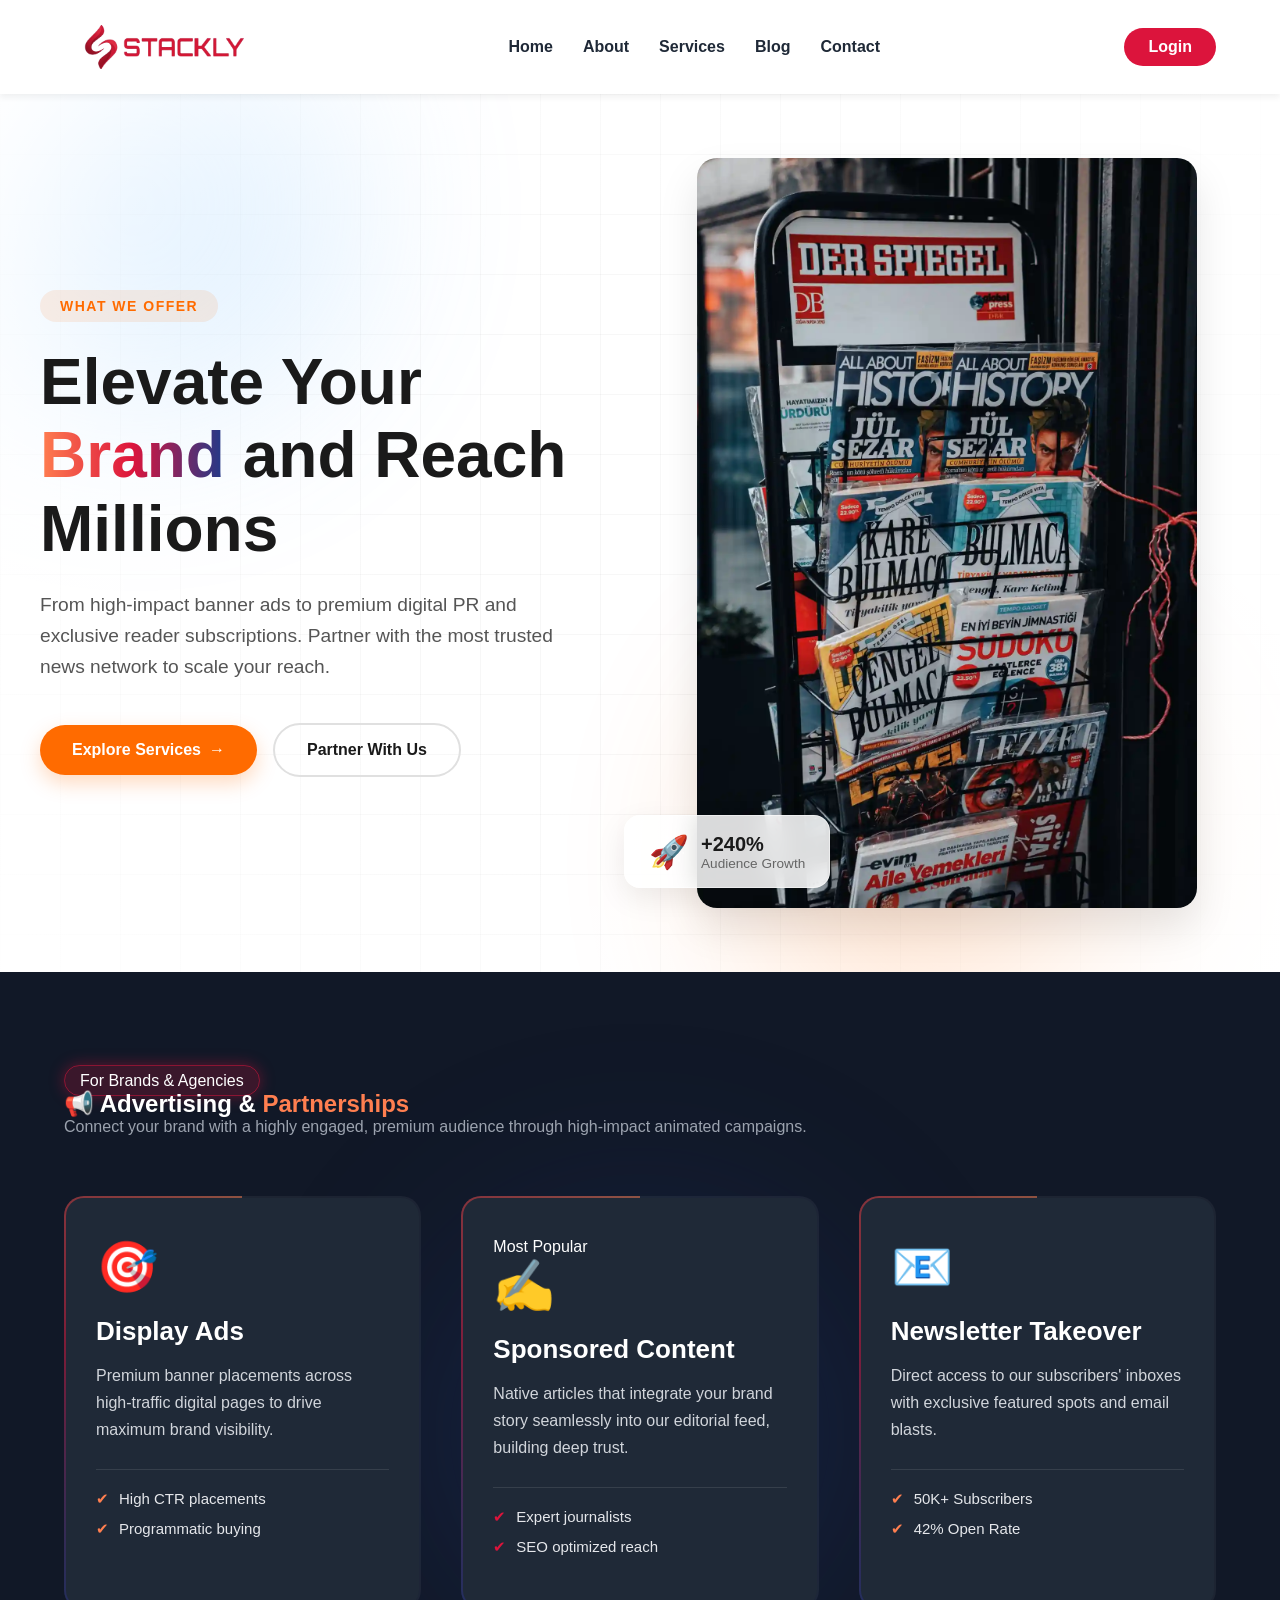
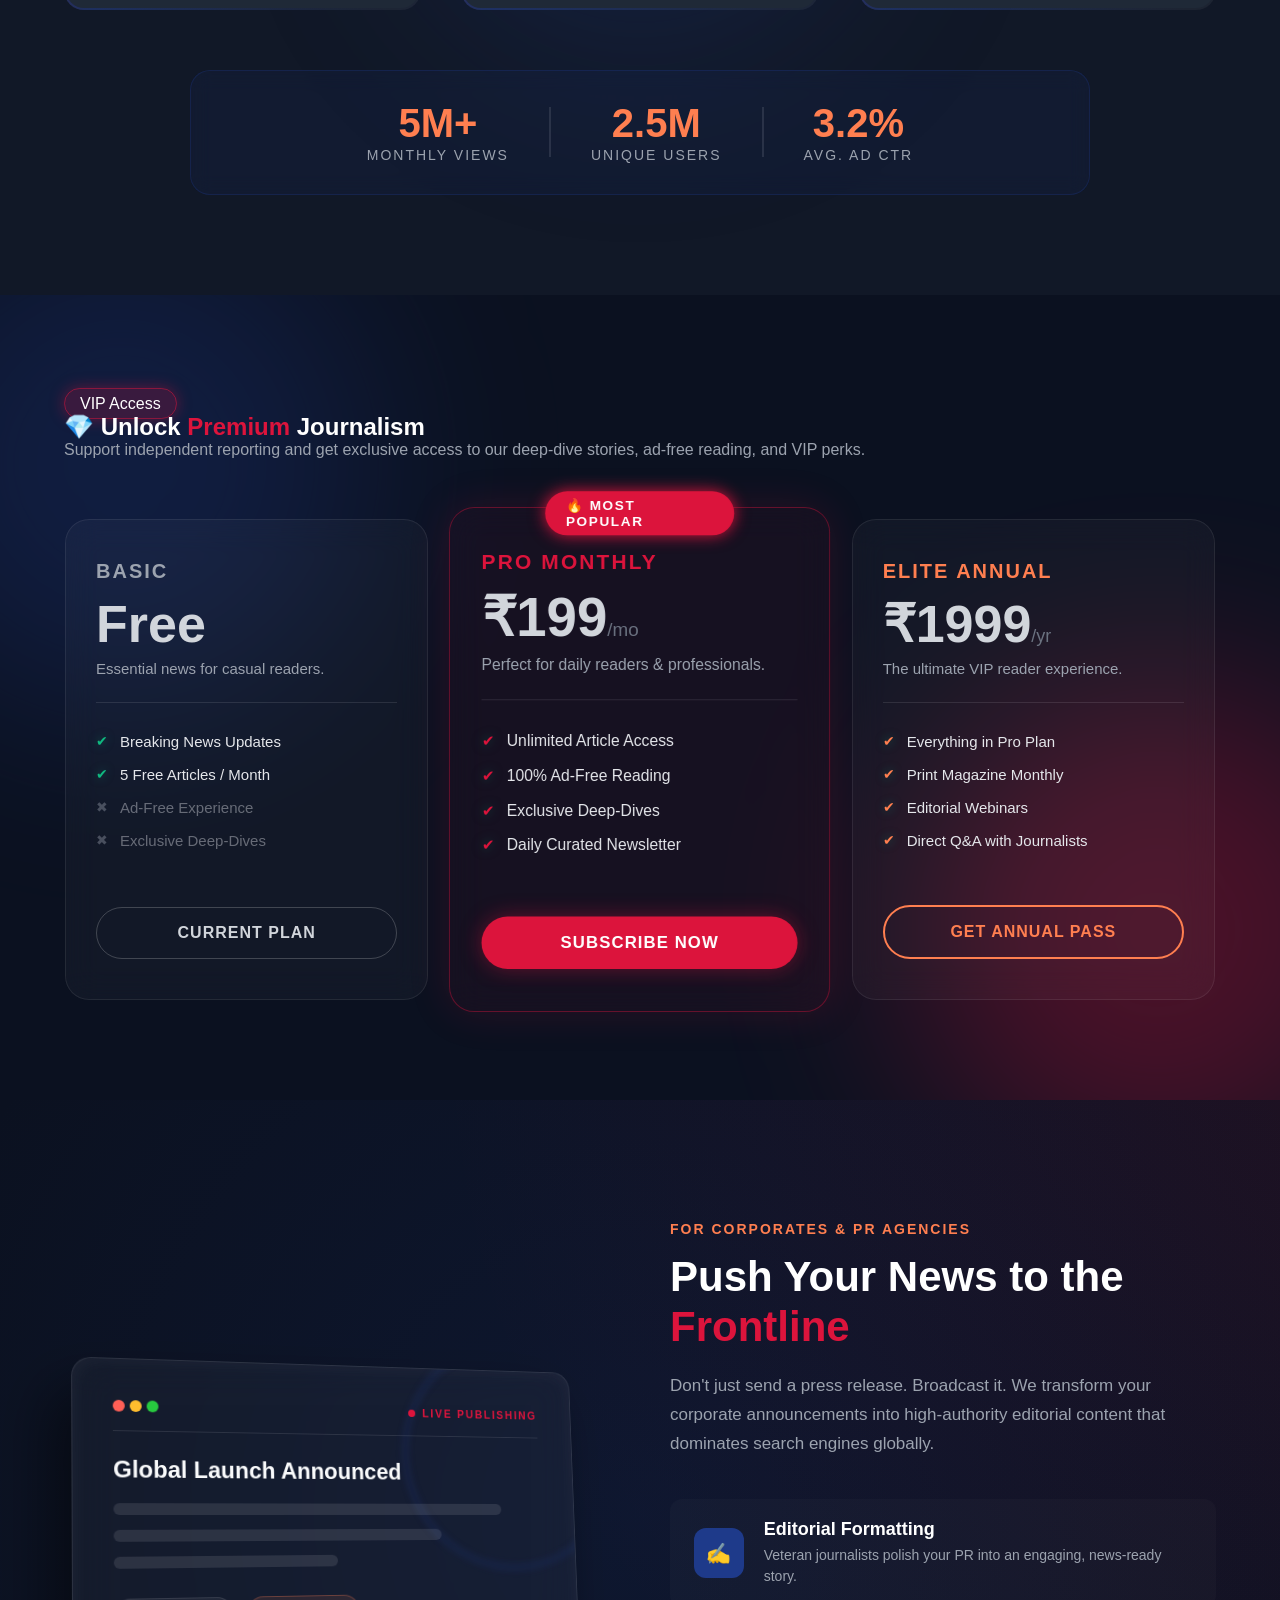
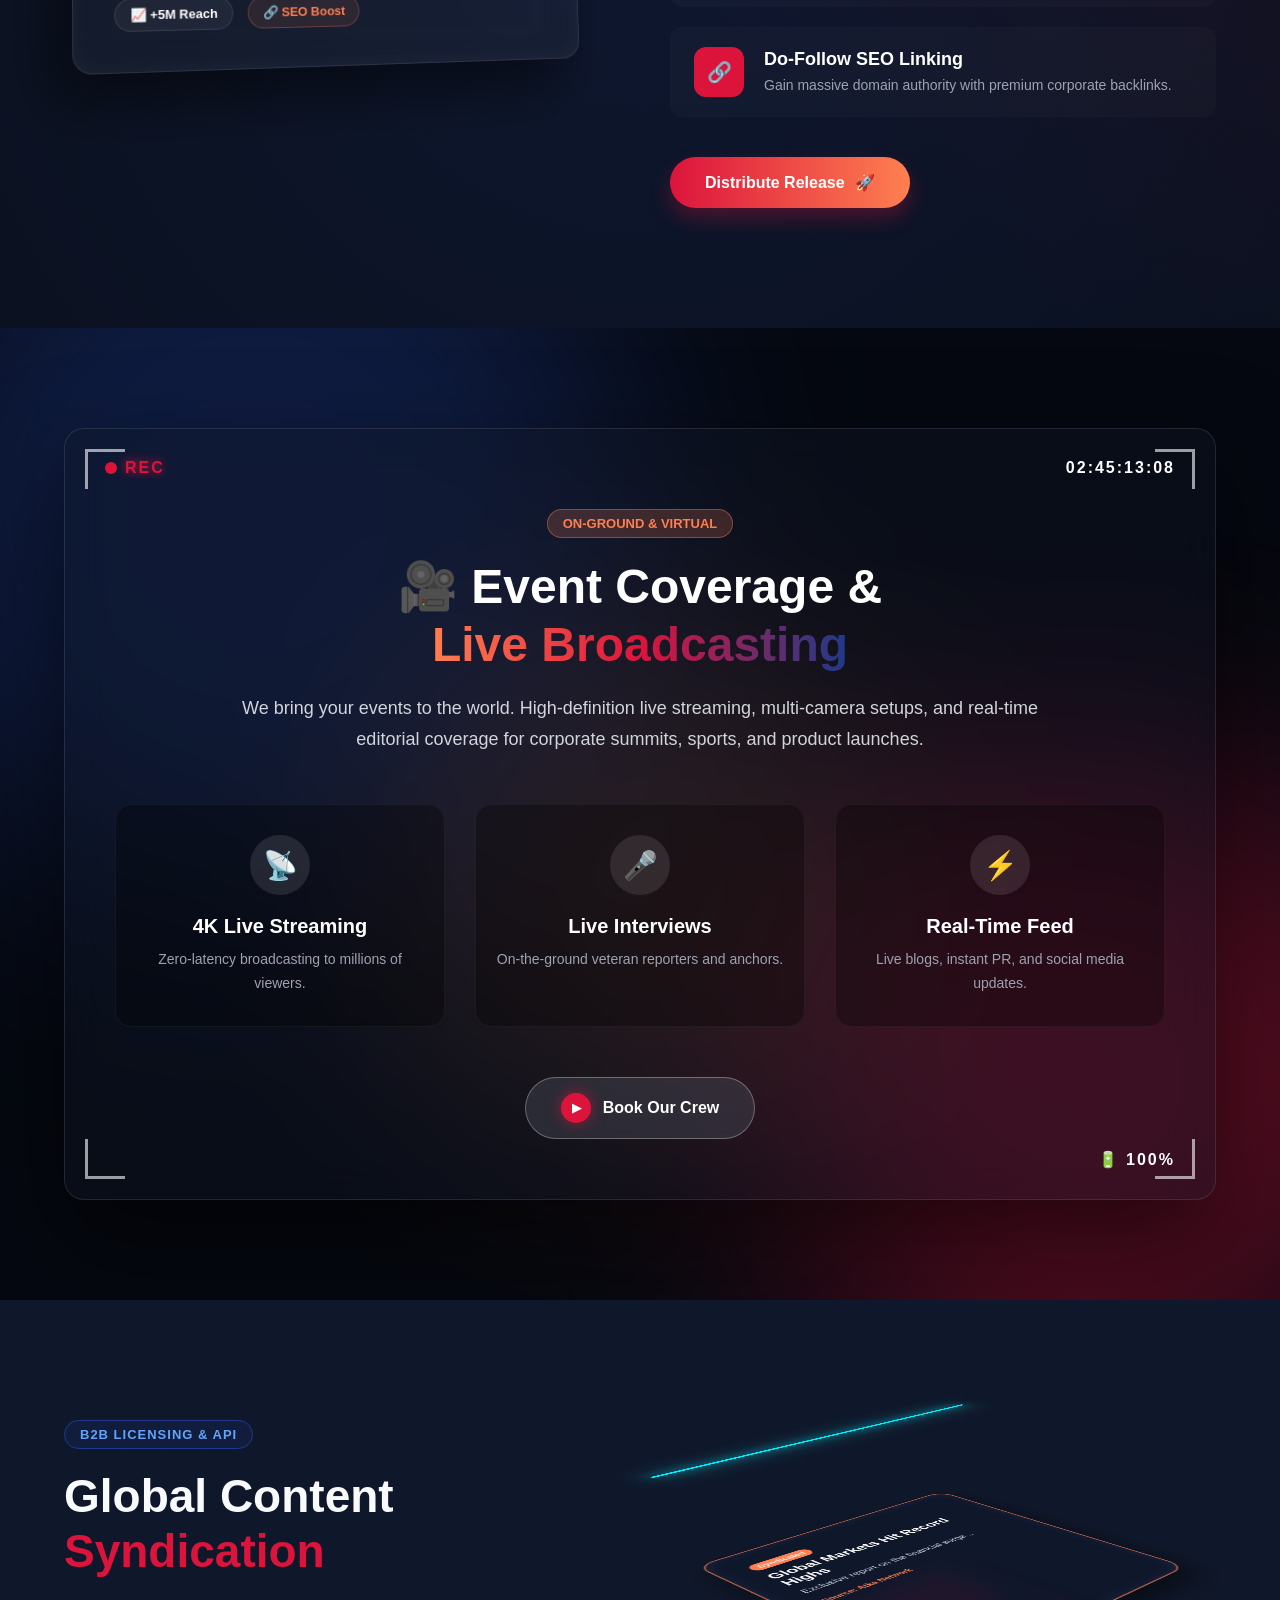
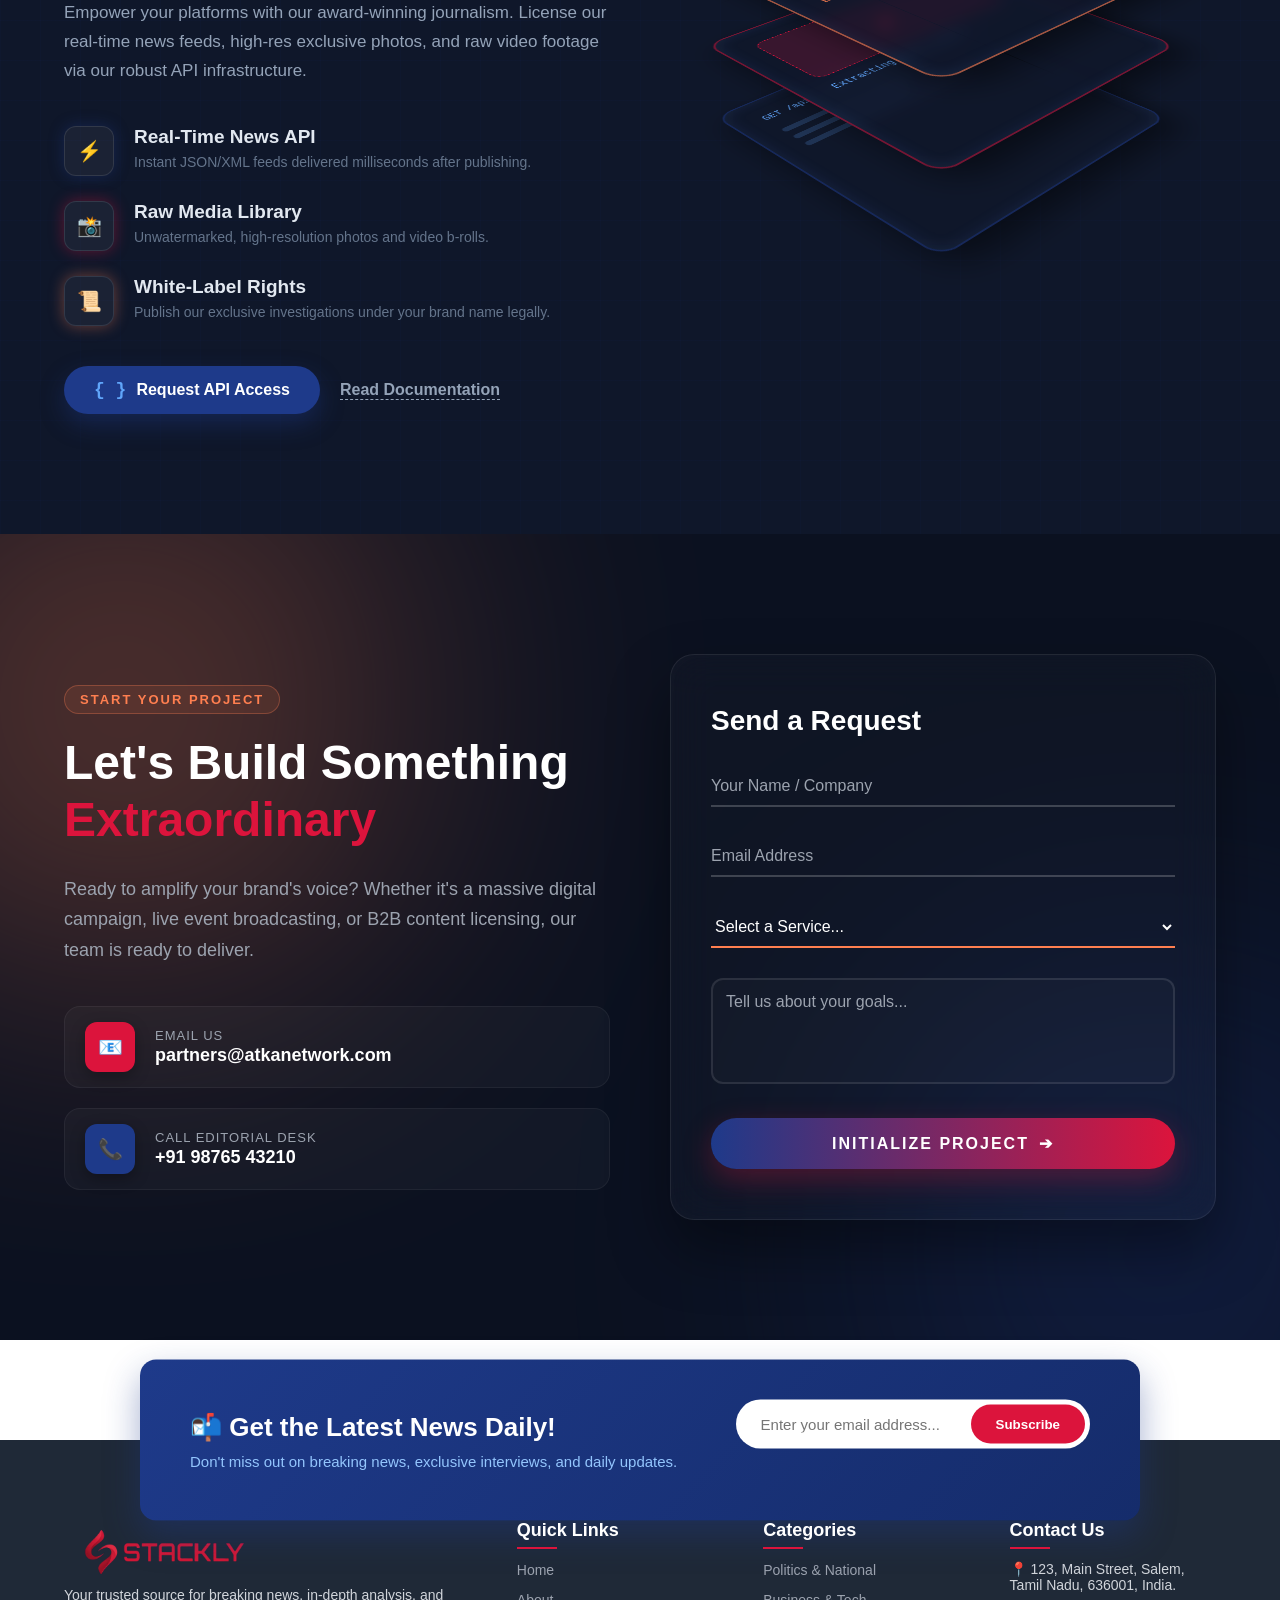
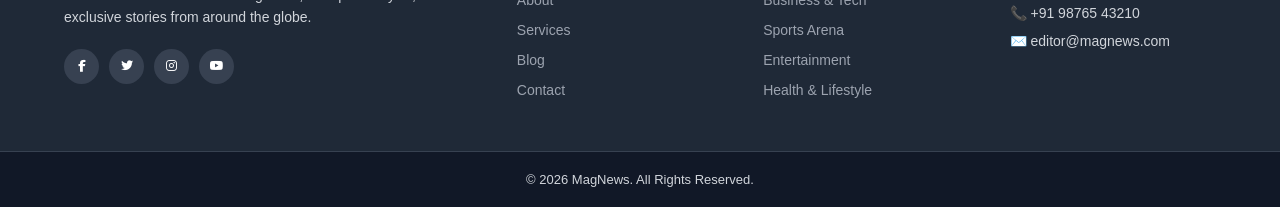
<file: services.html>
<!DOCTYPE html>
<html lang="en">

<head>
    <meta charset="UTF-8">
    <meta name="viewport" content="width=device-width, initial-scale=1.0">
    <title>Services</title>
    <link rel="stylesheet" href="news.css">
    <link rel="stylesheet" href="services.css">
      <link rel="stylesheet" href="https://cdnjs.cloudflare.com/ajax/libs/font-awesome/6.4.0/css/all.min.css">
</head>

<body>


    <nav class="navbar">

        <a href="index.html" class="logo-container">
            <img src="./asset/redlogo.webp" alt="Company Logo" class="logo-img">
        </a>


        <ul class="nav-links">
            <li><a href="index.html">Home</a></li>
            <li><a href="about.html">About</a></li>
            <li><a href="services.html">Services</a></li>
            <li><a href="blog.html">Blog</a></li>
            <li><a href="contact.html">Contact</a></li>
            <a href="login.html" class="login-btn mob-view">Login</a>

        </ul>


        <div class="nav-right">
            <a href="login.html" class="login-btn">Login</a>
            <div class="hamburger" id="hamburger">
                <span class="bar"></span>
                <span class="bar"></span>
                <span class="bar"></span>
            </div>
        </div>
    </nav>

    <section class="services-hero">


        <div class="animated-grid-bg"></div>
        <div class="glow-orb orb-blue"></div>
        <div class="glow-orb orb-orange"></div>
        <div class="hero-vignette-overlay"></div>


        <div class="hero-container">


            <div class="hero-text-content">
                <span class="hero-badge fade-in-up">What We Offer</span>

                <h1 class="fade-in-up delay-1">
                    Elevate Your <span class="text-gradient">Brand</span> and Reach Millions
                </h1>

                <p class="fade-in-up delay-2">
                    From high-impact banner ads to premium digital PR and exclusive reader subscriptions. Partner with
                    the most trusted news network to scale your reach.
                </p>

                <div class="hero-action-buttons fade-in-up delay-3">
                    <a href="404.html" class="srv-btn btn-primary">
                        Explore Services <span class="arrow-bounce">&rarr;</span>
                    </a>
                    <a href="404.html" class="srv-btn btn-outline">Partner With Us</a>
                </div>
            </div>


            <div class="hero-image-wrapper fade-in-zoom delay-3">


                <img src="./asset/ne1.webp" alt="Marketing Dashboard" class="main-floating-img">


                <div class="glass-floating-card float-delay">
                    <div class="card-icon">🚀</div>
                    <div class="card-info">
                        <strong>+240%</strong>
                        <span>Audience Growth</span>
                    </div>
                </div>

            </div>

        </div>
    </section>


    <section class="adv-premium-section" id="advertisingSection">


        <div class="adv-bg-glow"></div>

        <div class="section-header center-header dark-mode-header">
            <span class="small-badge badge-glow">For Brands & Agencies</span>
            <h2>📢 Advertising & <span class="text-orange">Partnerships</span></h2>
            <p>Connect your brand with a highly engaged, premium audience through high-impact animated campaigns.</p>
        </div>


        <div class="adv-premium-grid">


            <div class="adv-glow-card delay-1">
                <div class="card-inner">
                    <div class="adv-icon pulse-anim">🎯</div>
                    <h3>Display Ads</h3>
                    <p>Premium banner placements across high-traffic digital pages to drive maximum brand visibility.
                    </p>
                    <ul class="adv-features">
                        <li><span class="text-orange">✔</span> High CTR placements</li>
                        <li><span class="text-orange">✔</span> Programmatic buying</li>
                    </ul>
                </div>
            </div>


            <div class="adv-glow-card delay-2 card-featured">
                <div class="card-inner">
                    <div class="adv-badge">Most Popular</div>
                    <div class="adv-icon pulse-anim text-crimson">✍️</div>
                    <h3>Sponsored Content</h3>
                    <p>Native articles that integrate your brand story seamlessly into our editorial feed, building deep
                        trust.</p>
                    <ul class="adv-features">
                        <li><span class="text-crimson">✔</span> Expert journalists</li>
                        <li><span class="text-crimson">✔</span> SEO optimized reach</li>
                    </ul>
                </div>
            </div>


            <div class="adv-glow-card delay-3">
                <div class="card-inner">
                    <div class="adv-icon pulse-anim">📧</div>
                    <h3>Newsletter Takeover</h3>
                    <p>Direct access to our subscribers' inboxes with exclusive featured spots and email blasts.</p>
                    <ul class="adv-features">
                        <li><span class="text-orange">✔</span> 50K+ Subscribers</li>
                        <li><span class="text-orange">✔</span> 42% Open Rate</li>
                    </ul>
                </div>
            </div>

        </div>


        <div class="adv-metrics-banner slide-up">
            <div class="metric-item">
                <h4>5M+</h4>
                <span>Monthly Views</span>
            </div>
            <div class="divider-line"></div>
            <div class="metric-item">
                <h4>2.5M</h4>
                <span>Unique Users</span>
            </div>
            <div class="divider-line"></div>
            <div class="metric-item">
                <h4>3.2%</h4>
                <span>Avg. Ad CTR</span>
            </div>
        </div>
    </section>


    <section class="subs-premium-section" id="subscriptionsSection">


        <div class="ambient-light light-blue"></div>
        <div class="ambient-light light-red"></div>

        <div class="section-header center-header dark-mode-header">
            <span class="small-badge badge-glow">VIP Access</span>
            <h2>💎 Unlock <span class="text-crimson">Premium</span> Journalism</h2>
            <p>Support independent reporting and get exclusive access to our deep-dive stories, ad-free reading, and VIP
                perks.</p>
        </div>


        <div class="subs-glass-grid">


            <div class="glass-card basic-tier">
                <div class="plan-header">
                    <h3 class="plan-title">Basic</h3>
                    <div class="plan-price">Free</div>
                    <p>Essential news for casual readers.</p>
                </div>
                <ul class="glass-features">
                    <li><span class="neon-check">✔</span> Breaking News Updates</li>
                    <li><span class="neon-check">✔</span> 5 Free Articles / Month</li>
                    <li class="faded"><span class="neon-cross">✖</span> Ad-Free Experience</li>
                    <li class="faded"><span class="neon-cross">✖</span> Exclusive Deep-Dives</li>
                </ul>
                <a href="404.html" class="glass-btn btn-ghost">Current Plan</a>
            </div>


            <div class="glass-card pro-tier featured-glass">
                <div class="popular-pulse-badge">🔥 Most Popular</div>
                <div class="plan-header">
                    <h3 class="plan-title text-crimson">Pro Monthly</h3>
                    <div class="plan-price text-white">₹199<span class="price-span">/mo</span></div>
                    <p>Perfect for daily readers & professionals.</p>
                </div>
                <ul class="glass-features">
                    <li><span class="neon-check text-crimson">✔</span> Unlimited Article Access</li>
                    <li><span class="neon-check text-crimson">✔</span> 100% Ad-Free Reading</li>
                    <li><span class="neon-check text-crimson">✔</span> Exclusive Deep-Dives</li>
                    <li><span class="neon-check text-crimson">✔</span> Daily Curated Newsletter</li>
                </ul>
                <a href="404.html" class="glass-btn btn-neon-red">Subscribe Now</a>
            </div>


            <div class="glass-card elite-tier">
                <div class="plan-header">
                    <h3 class="plan-title text-orange">Elite Annual</h3>
                    <div class="plan-price text-white">₹1999<span class="price-span">/yr</span></div>
                    <p>The ultimate VIP reader experience.</p>
                </div>
                <ul class="glass-features">
                    <li><span class="neon-check text-orange">✔</span> Everything in Pro Plan</li>
                    <li><span class="neon-check text-orange">✔</span> Print Magazine Monthly</li>
                    <li><span class="neon-check text-orange">✔</span> Editorial Webinars</li>
                    <li><span class="neon-check text-orange">✔</span> Direct Q&A with Journalists</li>
                </ul>
                <a href="404.html" class="glass-btn btn-neon-orange">Get Annual Pass</a>
            </div>

        </div>
    </section>


    <section class="pr-ultra-section" id="prSection">


        <div class="pr-bg-mesh"></div>

        <div class="pr-ultra-container">


            <div class="pr-visual-panel">
                <div class="pr-glass-screen">
                    <div class="pr-screen-header">
                        <div class="window-controls">
                            <span></span><span></span><span></span>
                        </div>
                        <div class="live-status">
                            <span class="live-dot"></span> LIVE PUBLISHING
                        </div>
                    </div>

                    <h3 class="pr-mock-title">Global Launch Announced</h3>


                    <div class="pr-mock-article">
                        <div class="pr-line typing-1"></div>
                        <div class="pr-line typing-2"></div>
                        <div class="pr-line typing-3"></div>
                    </div>

                    <div class="pr-stats-row">
                        <div class="pr-stat-pill">📈 +5M Reach</div>
                        <div class="pr-stat-pill glow-pill">🔗 SEO Boost</div>
                    </div>


                    <div class="pr-neon-ring"></div>
                </div>
            </div>


            <div class="pr-content-panel">
                <span class="ultra-badge text-orange">For Corporates & PR Agencies</span>
                <h2>Push Your News to the <span class="text-crimson">Frontline</span></h2>
                <p>Don't just send a press release. Broadcast it. We transform your corporate announcements into
                    high-authority editorial content that dominates search engines globally.</p>

                <div class="pr-feature-stack">


                    <div class="pr-feat-card delay-1">
                        <div class="feat-icon bg-blue">✍️</div>
                        <div class="feat-text">
                            <h4>Editorial Formatting</h4>
                            <p>Veteran journalists polish your PR into an engaging, news-ready story.</p>
                        </div>
                    </div>


                    <div class="pr-feat-card delay-2">
                        <div class="feat-icon bg-crimson">🔗</div>
                        <div class="feat-text">
                            <h4>Do-Follow SEO Linking</h4>
                            <p>Gain massive domain authority with premium corporate backlinks.</p>
                        </div>
                    </div>

                </div>

                <a href="404.html" class="pr-ultra-btn">Distribute Release <span class="arrow-anim">🚀</span></a>
            </div>

        </div>
    </section>


    <section class="event-cinema-section" id="eventSection">


        <div class="stage-lights">
            <div class="spotlight spot-blue"></div>
            <div class="spotlight spot-red"></div>
            <div class="spotlight spot-orange"></div>
        </div>


        <div class="viewfinder-frame">


            <div class="vf-corner top-left"></div>
            <div class="vf-corner top-right"></div>
            <div class="vf-corner bottom-left"></div>
            <div class="vf-corner bottom-right"></div>


            <div class="cam-ui-top">
                <div class="rec-indicator">
                    <span class="rec-dot"></span> REC
                </div>
                <div class="timecode">02:45:13<span class="blink-colon">:</span>08</div>
            </div>


            <div class="event-content">
                <span class="cinema-badge">On-Ground & Virtual</span>
                <h2>🎥 Event Coverage & <br><span class="text-gradient">Live Broadcasting</span></h2>
                <p>We bring your events to the world. High-definition live streaming, multi-camera setups, and real-time
                    editorial coverage for corporate summits, sports, and product launches.</p>


                <div class="event-features-grid">

                    <div class="e-feat-card delay-1">
                        <div class="e-icon-wrapper">
                            <span class="e-icon">📡</span>
                        </div>
                        <h4>4K Live Streaming</h4>
                        <p>Zero-latency broadcasting to millions of viewers.</p>
                    </div>

                    <div class="e-feat-card delay-2">
                        <div class="e-icon-wrapper">
                            <span class="e-icon">🎤</span>
                        </div>
                        <h4>Live Interviews</h4>
                        <p>On-the-ground veteran reporters and anchors.</p>
                    </div>

                    <div class="e-feat-card delay-3">
                        <div class="e-icon-wrapper">
                            <span class="e-icon">⚡</span>
                        </div>
                        <h4>Real-Time Feed</h4>
                        <p>Live blogs, instant PR, and social media updates.</p>
                    </div>

                </div>


                <div class="action-wrapper">
                    <a href="404.html" class="btn-cinematic">
                        <span class="play-icon">▶</span> Book Our Crew
                    </a>
                </div>
            </div>


            <div class="cam-ui-bottom">
                <div class="audio-levels">
                    <span></span><span></span><span></span><span></span><span></span>
                </div>
                <div class="cam-battery">🔋 100%</div>
            </div>

        </div>
    </section>


    <section class="syndication-section" id="syndicationSection">


        <div class="syn-grid-bg"></div>

        <div class="syn-container">


            <div class="syn-content-panel">
                <span class="syn-badge text-blue">B2B Licensing & API</span>
                <h2>Global Content <span class="text-crimson">Syndication</span></h2>
                <p>Empower your platforms with our award-winning journalism. License our real-time news feeds, high-res
                    exclusive photos, and raw video footage via our robust API infrastructure.</p>

                <ul class="syn-feature-list">
                    <li>
                        <div class="syn-icon-box pulse-blue">⚡</div>
                        <div class="syn-feat-text">
                            <h4>Real-Time News API</h4>
                            <span>Instant JSON/XML feeds delivered milliseconds after publishing.</span>
                        </div>
                    </li>
                    <li>
                        <div class="syn-icon-box pulse-red">📸</div>
                        <div class="syn-feat-text">
                            <h4>Raw Media Library</h4>
                            <span>Unwatermarked, high-resolution photos and video b-rolls.</span>
                        </div>
                    </li>
                    <li>
                        <div class="syn-icon-box pulse-orange">📜</div>
                        <div class="syn-feat-text">
                            <h4>White-Label Rights</h4>
                            <span>Publish our exclusive investigations under your brand name legally.</span>
                        </div>
                    </li>
                </ul>

                <div class="syn-action-group">
                    <a href="404.html" class="btn-api text-white">
                        <span class="api-code-icon">{ }</span> Request API Access
                    </a>
                    <a href="404.html" class="btn-doc">Read Documentation</a>
                </div>
            </div>


            <div class="syn-visual-panel">
                <div class="holo-stack-container">


                    <div class="laser-scanner"></div>


                    <div class="holo-layer layer-1">
                        <div class="layer-header">GET /api/v1/news/breaking</div>
                        <div class="code-lines">
                            <div class="c-line w-80"></div>
                            <div class="c-line w-60"></div>
                            <div class="c-line w-90"></div>
                        </div>
                    </div>


                    <div class="holo-layer layer-2">
                        <div class="layer-image-mock">
                            <span class="media-icon">▶</span>
                        </div>
                        <div class="layer-header">Extracting Media Assets...</div>
                    </div>


                    <div class="holo-layer layer-3">
                        <div class="layer-badge">Syndicated</div>
                        <h4 class="article-title">Global Markets Hit Record Highs</h4>
                        <p class="article-desc">Exclusive report on the financial surge...</p>
                        <div class="article-footer">Source: Atka Network</div>
                    </div>

                </div>
            </div>

        </div>
    </section>


    <section class="collab-section" id="contactSection">


        <div class="collab-bg-glow glow-orange"></div>
        <div class="collab-bg-glow glow-blue"></div>

        <div class="collab-container">


            <div class="collab-info delay-1">
                <span class="collab-badge text-orange">Start Your Project</span>
                <h2>Let's Build Something <span class="text-crimson">Extraordinary</span></h2>
                <p>Ready to amplify your brand's voice? Whether it's a massive digital campaign, live event
                    broadcasting, or B2B content licensing, our team is ready to deliver.</p>

                <div class="contact-methods">
                    <div class="contact-pill">
                        <span class="c-icon bg-crimson">📧</span>
                        <div class="c-details">
                            <span>Email Us</span>
                            <strong>partners@atkanetwork.com</strong>
                        </div>
                    </div>
                    <div class="contact-pill">
                        <span class="c-icon bg-blue">📞</span>
                        <div class="c-details">
                            <span>Call Editorial Desk</span>
                            <strong>+91 98765 43210</strong>
                        </div>
                    </div>
                </div>
            </div>


            <div class="collab-form-wrapper delay-2">
                <form class="glass-form" id="collabForm" action="#" method="POST" novalidate>
                    <h3 class="form-title">Send a Request</h3>

                    <div class="input-group">
                        <input type="text" id="name" class="glass-input" placeholder=" ">
                        <label for="name" class="glass-label">Your Name / Company</label>
                        <div class="error-msg" id="nameError"></div>
                    </div>

                    <div class="input-group">
                        <input type="email" id="email" class="glass-input" placeholder=" ">
                        <label for="email" class="glass-label">Email Address</label>
                        <div class="error-msg" id="emailError"></div>
                    </div>

                    <div class="input-group">
                        <select id="service" class="glass-input glass-select">
                            <option value="" disabled selected>Select a Service...</option>
                            <option value="ads">Advertising & Partnerships</option>
                            <option value="pr">Press Release</option>
                            <option value="events">Live Event Coverage</option>
                            <option value="api">Content Licensing (API)</option>
                        </select>
                        <div class="error-msg" id="serviceError"></div>
                    </div>

                    <div class="input-group">
                        <textarea id="message" class="glass-input glass-textarea" placeholder=" " rows="4"></textarea>
                        <label for="message" class="glass-label">Tell us about your goals...</label>
                        <div class="error-msg" id="messageError"></div>
                    </div>

                    <button type="submit" id="submitBtn" class="btn-neon-submit">
                        <span class="btn-text">Initialize Project</span> <span class="submit-arrow">➔</span>
                    </button>
                </form>
            </div>

        </div>
    </section>


    <footer class="site-footer">


        <div class="newsletter-wrapper">
            <div class="newsletter-card">
                <div class="nl-content">
                    <h2>📬 Get the Latest News Daily!</h2>
                    <p>Don't miss out on breaking news, exclusive interviews, and daily updates.</p>
                </div>


                <div class="form-container">
                    <form class="nl-form" id="newsletterForm" novalidate>
                        <input type="email" id="nl-email" placeholder="Enter your email address...">
                        <button type="submit" class="nl-btn">Subscribe</button>
                    </form>

                    <div id="nl-message" class="nl-message"></div>
                </div>
            </div>
        </div>


        <div class="footer-container">


            <div class="footer-col brand-col">
                <a href="index.html" class="logo-container">
                    <img src="./asset/redlogo.webp" alt="Company Logo" class="logo-img">
                </a>
                <p>Your trusted source for breaking news, in-depth analysis, and exclusive stories from around the
                    globe.</p>
                <div class="social-links">
                    <a href="404.html" title="Facebook"><i class="fab fa-facebook-f"></i></a>
                    <a href="404.html" title="Twitter"><i class="fab fa-twitter"></i></a>
                    <a href="404.html" title="Instagram"><i class="fab fa-instagram"></i></a>
                    <a href="404.html" title="YouTube"><i class="fab fa-youtube"></i></a>
                </div>
            </div>


            <div class="footer-col">
                <h4>Quick Links</h4>
                <ul class="footer-links">
                    <li><a href="404.html">Home</a></li>
                    <li><a href="404.html">About</a></li>
                    <li><a href="404.html">Services</a></li>
                    <li><a href="404.html">Blog</a></li>
                    <li><a href="404.html">Contact</a></li>
                </ul>
            </div>


            <div class="footer-col">
                <h4>Categories</h4>
                <ul class="footer-links">
                    <li><a href="404.html">Politics & National</a></li>
                    <li><a href="404.html">Business & Tech</a></li>
                    <li><a href="404.html">Sports Arena</a></li>
                    <li><a href="404.html">Entertainment</a></li>
                    <li><a href="404.html">Health & Lifestyle</a></li>
                </ul>
            </div>


            <div class="footer-col contact-col">
                <h4>Contact Us</h4>
                <p>📍 123, Main Street, Salem, Tamil Nadu, 636001, India.</p>
                <p>📞 +91 98765 43210</p>
                <p>✉️ editor@magnews.com</p>
            </div>

        </div>


        <div class="footer-bottom">
            <p>&copy; 2026 MagNews. All Rights Reserved.</p>
        </div>
    </footer>

    <script>
        document.addEventListener("DOMContentLoaded", function () {
            const collabForm = document.getElementById("collabForm");

            if (collabForm) {
                collabForm.addEventListener("submit", function (e) {
                    e.preventDefault(); // Stops the page from refreshing

                    let isValid = true;


                    const name = document.getElementById("name");
                    const email = document.getElementById("email");
                    const service = document.getElementById("service");
                    const message = document.getElementById("message");


                    const showError = (input, messageText) => {
                        const errorDiv = document.getElementById(input.id + "Error");
                        errorDiv.innerText = messageText;
                        errorDiv.classList.add("show");
                        input.classList.add("invalid");
                        isValid = false;
                    };

                    const clearError = (input) => {
                        const errorDiv = document.getElementById(input.id + "Error");
                        errorDiv.innerText = "";
                        errorDiv.classList.remove("show");
                        input.classList.remove("invalid");
                    };


                    [name, email, service, message].forEach(clearError);




                    if (name.value.trim().length < 3) {
                        showError(name, "Please enter a valid name or company.");
                    }


                    const emailPattern = /^[^\s@]+@[^\s@]+\.[^\s@]+$/;
                    if (!emailPattern.test(email.value.trim())) {
                        showError(email, "Please enter a valid email address.");
                    }


                    if (service.value === "") {
                        showError(service, "Please select a service.");
                    }


                    if (message.value.trim().length < 10) {
                        showError(message, "Please provide more details (min 10 chars).");
                    }


                    if (isValid) {
                        const submitBtn = document.getElementById("submitBtn");
                        const btnText = submitBtn.querySelector(".btn-text");
                        const arrow = submitBtn.querySelector(".submit-arrow");


                        submitBtn.classList.add("success");
                        btnText.innerText = "Request Sent Successfully!";
                        arrow.innerText = "✔";


                        setTimeout(() => {
                            collabForm.reset(); 


                            submitBtn.classList.remove("success");
                            btnText.innerText = "Initialize Project";
                            arrow.innerText = "➔";
                        }, 3000);
                    }
                });


                const inputs = document.querySelectorAll(".glass-input");
                inputs.forEach(input => {
                    input.addEventListener("input", function () {
                        if (this.classList.contains("invalid")) {
                            const errorDiv = document.getElementById(this.id + "Error");
                            errorDiv.classList.remove("show");
                            this.classList.remove("invalid");
                        }
                    });
                });
            }
        });
    </script>
    <script src="main.js"></script>
</body>

</html>
</file>
<file: style.css>
.breaking-news-container {
      display: flex;
      align-items: center;
      background-color: #1F2937;
      height: 45px;
      overflow: hidden;
      border-bottom: 3px solid #DC143C;
      font-family: inherit;
  }


  .breaking-title {
      background-color: #DC143C;
      color: #FFFFFF;
      font-weight: 800;
      font-size: 14px;
      padding: 0 20px;
      height: 100%;
      display: flex;
      align-items: center;
      white-space: nowrap;
      z-index: 10;
      box-shadow: 5px 0 15px rgba(0, 0, 0, 0.3);
      position: relative;
      letter-spacing: 0.5px;
  }


  .pulse-icon {
      width: 8px;
      height: 8px;
      background-color: #FFFFFF;
      border-radius: 50%;
      margin-right: 8px;
      display: inline-block;
      animation: pulse 1.5s infinite;
  }

  @keyframes pulse {
      0% {
          transform: scale(0.9);
          opacity: 0.7;
      }

      50% {
          transform: scale(1.2);
          opacity: 1;
          box-shadow: 0 0 8px #FFF;
      }

      100% {
          transform: scale(0.9);
          opacity: 0.7;
      }
  }


  .ticker-wrapper {
      overflow: hidden;
      width: 100%;
      height: 100%;
      display: flex;
      align-items: center;
      position: relative;
  }


  .ticker-content {
      display: flex;
      white-space: nowrap;
      position: absolute;
      padding-left: 100%;
      animation: ticker-scroll 25s linear infinite;
  }


  @keyframes ticker-scroll {
      0% {
          transform: translate3d(0, 0, 0);
      }

      100% {
          transform: translate3d(-100%, 0, 0);
      }
  }


  .ticker-content:hover {
      animation-play-state: paused;
      cursor: pointer;
  }


  .ticker-item {
      padding: 0 40px;
      font-size: 14px;
      font-weight: 500;
  }

  .ticker-item a {
      color: #F9FAFB;
      text-decoration: none;
      transition: color 0.2s ease;
  }


  .ticker-item a:hover {
      color: #FF7F50;
  }


  @media (max-width: 768px) {
      .breaking-title {
          font-size: 12px;
          padding: 0 12px;
      }

      .ticker-item {
          font-size: 13px;
          padding: 0 25px;
      }

      .breaking-news-container {
          height: 40px;
      }
  }


  .top-stories-section {
      padding: 40px 5%;
      background-color: #F9FAFB;
  }

  .section-header {
      margin-bottom: 25px;
      border-bottom: 2px solid #E5E7EB;
      padding-bottom: 10px;
  }

  .section-header h2 {
      font-size: 28px;
      color: #1F2937;
      font-weight: 800;
      text-transform: uppercase;
      letter-spacing: 1px;
  }

  .section-header h2 span {
      color: #DC143C;
  }


  .spotlight-grid {
      display: grid;
      grid-template-columns: 1.5fr 1fr;
      gap: 20px;
  }

  .side-news-wrapper {
      display: flex;
      flex-direction: column;
      gap: 20px;
  }


  .news-card {
      position: relative;
      display: block;
      border-radius: 12px;
      overflow: hidden;
      text-decoration: none;
      box-shadow: 0 4px 10px rgba(0, 0, 0, 0.1);
  }

  .news-card img {
      width: 100%;
      height: 100%;
      object-fit: cover;
      transition: transform 0.5s ease;
  }


  .news-card:hover img {
      transform: scale(1.08);
  }


  .card-overlay {
      position: absolute;
      bottom: 0;
      left: 0;
      width: 100%;
      padding: 25px 20px;
      background: linear-gradient(to top, rgba(0, 0, 0, 0.9) 0%, rgba(0, 0, 0, 0.4) 60%, rgba(0, 0, 0, 0) 100%);
      display: flex;
      flex-direction: column;
      justify-content: flex-end;
  }


  .main-card {
      height: 500px;
  }

  .side-card {
      height: 240px;
  }


  .category-tag {
      align-self: flex-start;
      color: #FFF;
      font-size: 12px;
      font-weight: 700;
      padding: 4px 10px;
      border-radius: 4px;
      text-transform: uppercase;
      margin-bottom: 10px;
      letter-spacing: 0.5px;
  }

  .tag-blue {
      background-color: #1E3A8A;
  }

  .tag-red {
      background-color: #DC143C;
  }

  .tag-orange {
      background-color: #FF7F50;
  }


  .card-title {
      color: #FFFFFF;
      font-size: 24px;
      font-weight: 700;
      line-height: 1.3;
      margin-bottom: 8px;
      transition: color 0.3s ease;
  }

  .side-card .card-title {
      font-size: 18px;
  }


  .news-card:hover .card-title {
      color: #FF7F50;
  }

  .card-meta {
      color: #D1D5DB;
      font-size: 13px;
      font-weight: 500;
  }


  @media (max-width: 900px) {
      .spotlight-grid {
          grid-template-columns: 1fr;
      }

      .main-card {
          height: 400px;
      }

      .side-card {
          height: 250px;
      }

      .card-title {
          font-size: 20px;
      }
  }

  @media (max-width: 480px) {
      .main-card {
          height: 350px;
      }
  }


  .trending-section {
      padding: 40px 5%;
      background-color: #FFFFFF;
  }


  .trending-carousel {
      display: flex;
      gap: 25px;
      overflow-x: auto;
      padding-bottom: 20px;
      scroll-behavior: smooth;
      -webkit-overflow-scrolling: touch;
      cursor: grab;
  }


  .trending-carousel::-webkit-scrollbar {
      height: 6px;
  }

  .trending-carousel::-webkit-scrollbar-track {
      background-color: #F3F4F6;
      border-radius: 10px;
  }

  .trending-carousel::-webkit-scrollbar-thumb {
      background-color: #DC143C;
      border-radius: 10px;
  }


  .trending-card {
      min-width: 280px;
      background-color: #F9FAFB;
      border-radius: 12px;
      overflow: hidden;
      border: 1px solid #E5E7EB;
      transition: transform 0.3s ease, box-shadow 0.3s ease;
  }

  .trending-card:hover {
      transform: translateY(-8px);
      box-shadow: 0 12px 20px rgba(0, 0, 0, 0.08);
  }


  .card-img-wrapper {
      position: relative;
      height: 160px;
      overflow: hidden;
  }

  .card-img-wrapper img {
      width: 100%;
      height: 100%;
      object-fit: cover;
      transition: transform 0.5s ease;
  }

  .trending-card:hover .card-img-wrapper img {
      transform: scale(1.1);
  }


  .trending-rank {
      position: absolute;
      top: 10px;
      left: 10px;
      background-color: #DC143C;
      color: white;
      font-size: 16px;
      font-weight: 800;
      width: 35px;
      height: 35px;
      display: flex;
      align-items: center;
      justify-content: center;
      border-radius: 50%;
      box-shadow: 0 4px 6px rgba(0, 0, 0, 0.2);
  }


  .trending-content {
      padding: 20px;
  }

  .category-text {
      font-size: 12px;
      font-weight: 700;
      text-transform: uppercase;
      letter-spacing: 0.5px;
  }

  .text-blue {
      color: #1E3A8A;
  }

  .text-red {
      color: #DC143C;
  }

  .text-orange {
      color: #FF7F50;
  }

  .trending-content h4 {
      margin: 10px 0;
      line-height: 1.4;
  }

  .trending-content h4 a {
      text-decoration: none;
      color: #1F2937;
      font-size: 18px;
      font-weight: 700;
      transition: color 0.2s ease;
  }

  .trending-content h4 a:hover {
      color: #1E3A8A;
  }

  .trending-meta {
      font-size: 12px;
      color: #6B7280;
      font-weight: 500;
  }


  .latest-news-section {
      padding: 40px 5%;
      background-color: #F9FAFB;
  }


  .latest-news-list {
      display: flex;
      flex-direction: column;
      gap: 20px;
  }


  .latest-item {
      display: flex;
      background-color: #FFFFFF;
      border-radius: 12px;
      overflow: hidden;
      border: 1px solid #E5E7EB;
      transition: transform 0.3s ease, box-shadow 0.3s ease;
  }


  .latest-item:hover {
      box-shadow: 0 8px 15px rgba(0, 0, 0, 0.05);
      transform: translateY(-3px);
  }


  .latest-img {
      width: 250px;
      flex-shrink: 0;
      overflow: hidden;
  }

  .latest-img img {
      width: 100%;
      height: 100%;
      object-fit: cover;
      transition: transform 0.5s ease;
  }

  .latest-item:hover .latest-img img {
      transform: scale(1.1);
  }


  .latest-content {
      padding: 25px;
      display: flex;
      flex-direction: column;
      justify-content: center;
  }


  .latest-meta {
      display: flex;
      align-items: center;
      gap: 15px;
      margin-bottom: 10px;
  }

  .time-stamp {
      font-size: 13px;
      color: #9CA3AF;
      font-weight: 500;
  }


  .latest-content h3 {
      margin-bottom: 10px;
      line-height: 1.3;
  }

  .latest-content h3 a {
      text-decoration: none;
      color: #1F2937;
      font-size: 22px;
      font-weight: 700;
      transition: color 0.2s ease;
  }

  .latest-content h3 a:hover {
      color: #DC143C;
  }

  .latest-content p {
      color: #4B5563;
      font-size: 15px;
      line-height: 1.6;
      margin-bottom: 15px;
  }


  .read-more {
      text-decoration: none;
      color: #1E3A8A;
      font-weight: 700;
      font-size: 14px;
      display: inline-flex;
      align-items: center;
      gap: 5px;
      transition: gap 0.3s ease, color 0.3s ease;
  }

  .read-more:hover {
      color: #DC143C;
      gap: 10px;
  }


  .load-more-container {
      text-align: center;
      margin-top: 35px;
  }

  .load-more-btn {
      padding: 12px 30px;
      background-color: transparent;
      color: #1E3A8A;
      border: 2px solid #1E3A8A;
      border-radius: 25px;
      font-size: 16px;
      font-weight: 700;
      cursor: pointer;
      transition: all 0.3s ease;
  }

  .load-more-btn:hover {
      background-color: #1E3A8A;
      color: #FFFFFF;
  }


  @media (max-width: 768px) {
      .latest-item {
          flex-direction: column;
      }

      .latest-img {
          width: 100%;
          height: 200px;
      }

      .latest-content h3 a {
          font-size: 18px;
      }

      .latest-content p {
          font-size: 14px;
          display: -webkit-box;
          -webkit-line-clamp: 2;
          -webkit-box-orient: vertical;
          overflow: hidden;
      }
  }


  .politics-section {
      padding: 40px 5%;
      background-color: #FFFFFF;
  }


  .politics-container {
      display: grid;
      grid-template-columns: 1.2fr 1fr;
      gap: 30px;
  }


  .politics-featured {
      background-color: #F9FAFB;
      border-radius: 12px;
      overflow: hidden;
      border: 1px solid #E5E7EB;
      transition: box-shadow 0.3s ease;
  }

  .politics-featured:hover {
      box-shadow: 0 10px 25px rgba(0, 0, 0, 0.06);
  }

  .featured-img-wrapper {
      position: relative;
      height: 350px;
      overflow: hidden;
  }

  .featured-img-wrapper img {
      width: 100%;
      height: 100%;
      object-fit: cover;
      transition: transform 0.5s ease;
  }

  .politics-featured:hover .featured-img-wrapper img {
      transform: scale(1.05);
  }

  .category-badge {
      position: absolute;
      top: 15px;
      left: 15px;
      background-color: #DC143C;
      color: white;
      padding: 6px 12px;
      border-radius: 4px;
      font-size: 12px;
      font-weight: 700;
      text-transform: uppercase;
  }

  .featured-content {
      padding: 25px;
  }

  .featured-content h3 {
      margin-bottom: 15px;
      line-height: 1.4;
  }

  .featured-content h3 a {
      color: #1F2937;
      text-decoration: none;
      font-size: 26px;
      font-weight: 800;
      transition: color 0.2s ease;
  }

  .featured-content h3 a:hover {
      color: #1E3A8A;
  }

  .featured-content p {
      color: #4B5563;
      font-size: 16px;
      line-height: 1.6;
      margin-bottom: 15px;
  }

  .meta-info {
      font-size: 13px;
      color: #9CA3AF;
      font-weight: 500;
  }


  .politics-list {
      display: flex;
      flex-direction: column;
      gap: 20px;
  }

  .politics-list-item {
      display: flex;
      gap: 15px;
      align-items: center;
      padding-bottom: 20px;
      border-bottom: 1px solid #E5E7EB;
      transition: transform 0.2s ease;
  }

  .politics-list-item:hover {
      transform: translateX(5px);
  }

  .politics-list-item:last-child {
      border-bottom: none;
      padding-bottom: 0;
  }

  .list-item-img {
      width: 120px;
      height: 90px;
      border-radius: 8px;
      overflow: hidden;
      flex-shrink: 0;
  }

  .list-item-img img {
      width: 100%;
      height: 100%;
      object-fit: cover;
  }

  .list-item-content {
      display: flex;
      flex-direction: column;
      justify-content: center;
  }

  .small-tag {
      font-size: 11px;
      font-weight: 700;
      text-transform: uppercase;
      margin-bottom: 5px;
  }

  .list-item-content h4 {
      margin-bottom: 8px;
      line-height: 1.3;
  }

  .list-item-content h4 a {
      color: #1F2937;
      text-decoration: none;
      font-size: 16px;
      font-weight: 700;
      transition: color 0.2s ease;
  }

  .list-item-content h4 a:hover {
      color: #DC143C;
  }


  @media (max-width: 900px) {
      .politics-container {
          grid-template-columns: 1fr;
      }

      .featured-img-wrapper {
          height: 250px;
      }

      .featured-content h3 a {
          font-size: 22px;
      }
  }


  .biz-tech-section {
      padding: 40px 5%;
      background-color: #F3F4F6;
  }


  .biz-tech-grid {
      display: grid;
      grid-template-columns: 1fr 2fr 1fr;
      gap: 20px;
  }

  .biz-column {
      display: flex;
      flex-direction: column;
      gap: 20px;
  }


  .biz-card {
      background-color: #FFFFFF;
      border-radius: 12px;
      overflow: hidden;
      text-decoration: none;
      box-shadow: 0 4px 6px rgba(0, 0, 0, 0.05);
      transition: transform 0.3s ease, box-shadow 0.3s ease;
      display: flex;
      flex-direction: column;
  }

  .biz-card:hover {
      box-shadow: 0 12px 24px rgba(0, 0, 0, 0.1);
      transform: translateY(-5px);
  }


  .biz-img-box {
      position: relative;
      overflow: hidden;
      width: 100%;
  }

  .biz-img-box img {
      width: 100%;
      height: 100%;
      object-fit: cover;
      transition: transform 0.6s cubic-bezier(0.25, 0.46, 0.45, 0.94);
  }


  .biz-card:hover .biz-img-box img {
      transform: scale(1.1) rotate(2deg);
  }


  .small-card .biz-img-box {
      height: 160px;
  }


  .large-card {
      height: 100%;
      position: relative;
  }

  .large-card .biz-img-box {
      height: 100%;
      min-height: 450px;
  }


  .biz-tag {
      position: absolute;
      top: 15px;
      left: 15px;
      color: white;
      font-size: 11px;
      font-weight: 800;
      padding: 5px 10px;
      border-radius: 4px;
      text-transform: uppercase;
      z-index: 10;
  }


  .biz-content {
      padding: 20px;
      flex-grow: 1;
      display: flex;
      flex-direction: column;
      justify-content: center;
  }

  .small-card h4 {
      color: #1F2937;
      font-size: 16px;
      font-weight: 700;
      line-height: 1.4;
      margin-bottom: 8px;
      transition: color 0.2s ease;
  }

  .biz-card:hover h4 {
      color: #1E3A8A;
  }

  .biz-time {
      font-size: 12px;
      color: #9CA3AF;
      font-weight: 500;
  }


  .overlay-content {
      position: absolute;
      bottom: 0;
      left: 0;
      width: 100%;
      background: linear-gradient(to top, rgba(0, 0, 0, 0.9) 0%, rgba(0, 0, 0, 0.5) 60%, transparent 100%);
      padding: 30px;
  }

  .overlay-content h3 {
      color: #FFFFFF;
      font-size: 24px;
      font-weight: 800;
      line-height: 1.3;
      margin-bottom: 10px;
      transition: color 0.3s ease;
  }

  .biz-card:hover .overlay-content h3 {
      color: #FF7F50;
  }

  .overlay-content p {
      color: #E5E7EB;
      font-size: 15px;
      line-height: 1.5;
  }


  @media (max-width: 992px) {

      .biz-tech-grid {
          grid-template-columns: 1fr 1fr;
      }

      .center-column {
          grid-column: span 2;
          order: -1;
      }

      .large-card .biz-img-box {
          min-height: 350px;
      }
  }

  @media (max-width: 600px) {

      .biz-tech-grid {
          grid-template-columns: 1fr;
      }

      .center-column {
          grid-column: span 1;
      }

      .overlay-content h3 {
          font-size: 20px;
      }
  }


  .sports-section {
      padding: 40px 5%;
      background-color: #FFFFFF;
  }


  .live-scores-container {
      display: flex;
      gap: 20px;
      overflow-x: auto;
      padding-bottom: 20px;
      margin-bottom: 25px;
      -webkit-overflow-scrolling: touch;
      scroll-behavior: smooth;
  }


  .live-scores-container::-webkit-scrollbar {
      height: 5px;
  }

  .live-scores-container::-webkit-scrollbar-track {
      background-color: #F9FAFB;
  }

  .live-scores-container::-webkit-scrollbar-thumb {
      background-color: #1E3A8A;
      border-radius: 10px;
  }


  .score-card {
      min-width: 280px;
      background-color: #F9FAFB;
      border: 1px solid #E5E7EB;
      border-radius: 8px;
      padding: 15px;
      box-shadow: 0 2px 5px rgba(0, 0, 0, 0.02);
      transition: transform 0.3s ease, box-shadow 0.3s ease;
  }

  .score-card:hover {
      transform: translateY(-3px);
      box-shadow: 0 8px 15px rgba(0, 0, 0, 0.08);
  }


  .border-red {
      border-top: 4px solid #DC143C;
  }

  .border-blue {
      border-top: 4px solid #1E3A8A;
  }

  .border-orange {
      border-top: 4px solid #FF7F50;
  }

  .score-header {
      display: flex;
      justify-content: space-between;
      align-items: center;
      margin-bottom: 15px;
      font-size: 12px;
      font-weight: 700;
  }

  .tournament {
      color: #6B7280;
      text-transform: uppercase;
  }


  .live-badge {
      color: #DC143C;
      display: flex;
      align-items: center;
      gap: 5px;
  }

  .blink-dot {
      width: 8px;
      height: 8px;
      background-color: #DC143C;
      border-radius: 50%;
      animation: blink 1s infinite alternate;
  }

  @keyframes blink {
      0% {
          opacity: 1;
          transform: scale(1);
      }

      100% {
          opacity: 0.3;
          transform: scale(0.8);
      }
  }

  .status-badge {
      color: #1E3A8A;
  }


  .teams-score {
      display: flex;
      flex-direction: column;
      gap: 8px;
      margin-bottom: 12px;
      border-bottom: 1px dashed #E5E7EB;
      padding-bottom: 12px;
  }

  .team {
      display: flex;
      justify-content: space-between;
      font-size: 16px;
      color: #1F2937;
  }

  .match-status {
      font-size: 11px;
      color: #9CA3AF;
      font-style: italic;
  }


  .sports-news-grid {
      display: grid;
      grid-template-columns: 1fr 1fr;
      grid-template-rows: auto auto;
      gap: 20px;
  }

  .sports-card {
      background-color: #F9FAFB;
      border-radius: 12px;
      overflow: hidden;
      text-decoration: none;
      border: 1px solid #E5E7EB;
      transition: transform 0.3s ease;
  }

  .sports-card:hover {
      transform: translateY(-5px);
  }

  .sports-img {
      position: relative;
      overflow: hidden;
  }

  .sports-img img {
      width: 100%;
      height: 100%;
      object-fit: cover;
      transition: transform 0.5s ease;
  }

  .sports-card:hover .sports-img img {
      transform: scale(1.08);
  }

  .sports-tag {
      position: absolute;
      bottom: 10px;
      left: 10px;
      background-color: #FF7F50;
      color: #FFF;
      font-size: 11px;
      font-weight: 800;
      padding: 4px 8px;
      border-radius: 4px;
      text-transform: uppercase;
  }

  .sports-info {
      padding: 20px;
  }


  .large-sports {
      grid-row: span 2;
  }

  .large-sports .sports-img {
      height: 300px;
  }

  .large-sports h3 {
      color: #1F2937;
      font-size: 24px;
      margin-bottom: 10px;
      line-height: 1.3;
  }

  .large-sports p {
      color: #4B5563;
      font-size: 15px;
      margin-bottom: 15px;
  }


  .small-sports {
      display: flex;
      align-items: center;
  }

  .small-sports .sports-img {
      width: 140px;
      height: 100px;
      flex-shrink: 0;
  }

  .small-sports .sports-tag {
      font-size: 9px;
      padding: 2px 5px;
      top: 5px;
      bottom: auto;
  }

  .small-sports h4 {
      color: #1F2937;
      font-size: 15px;
      line-height: 1.4;
  }

  .sports-meta {
      font-size: 12px;
      color: #9CA3AF;
  }


  @media (max-width: 768px) {
      .sports-news-grid {
          grid-template-columns: 1fr;
      }

      .large-sports {
          grid-row: span 1;
      }

      .small-sports {
          flex-direction: column;
          align-items: flex-start;
      }

      .small-sports .sports-img {
          width: 100%;
          height: 150px;
      }

      .small-sports .sports-tag {
          top: auto;
          bottom: 10px;
      }
  }


  .ent-section {
      padding: 40px 5%;
      background-color: #F3F4F6;
  }


  .ent-grid {
      display: grid;
      grid-template-columns: 1fr 1fr;
      grid-template-rows: 250px 250px;
      gap: 20px;
  }


  .ent-card {
      position: relative;
      border-radius: 12px;
      overflow: hidden;
      text-decoration: none;
      display: block;
      box-shadow: 0 4px 10px rgba(0, 0, 0, 0.05);
  }

  .ent-card img {
      width: 100%;
      height: 100%;
      object-fit: cover;
      transition: transform 0.6s ease;
  }

  .ent-card:hover img {
      transform: scale(1.08);
  }


  .tall-card {
      grid-row: span 2;
  }

  .wide-card {
      grid-column: 2;
  }


  .ent-overlay {
      position: absolute;
      bottom: 0;
      left: 0;
      width: 100%;
      height: 60%;
      background: linear-gradient(to top, rgba(0, 0, 0, 0.9) 0%, rgba(0, 0, 0, 0.4) 70%, transparent 100%);
      display: flex;
      flex-direction: column;
      justify-content: flex-end;
      padding: 25px;
  }


  .ent-tag {
      align-self: flex-start;
      color: #FFF;
      font-size: 11px;
      font-weight: 800;
      padding: 5px 12px;
      border-radius: 20px;
      text-transform: uppercase;
      margin-bottom: 12px;
      letter-spacing: 0.5px;
  }

  .bg-red {
      background-color: #DC143C;
  }

  .bg-orange {
      background-color: #FF7F50;
  }

  .bg-blue {
      background-color: #1E3A8A;
  }


  .ent-overlay h3 {
      color: #FFFFFF;
      font-size: 22px;
      font-weight: 700;
      line-height: 1.3;
      margin-bottom: 8px;
      transition: color 0.3s ease;
  }

  .ent-card:hover .ent-overlay h3 {
      color: #FF7F50;
  }

  .ent-meta {
      color: #D1D5DB;
      font-size: 12px;
      font-weight: 500;
  }


  @media (max-width: 768px) {
      .ent-grid {
          grid-template-columns: 1fr;
          grid-template-rows: auto auto auto;
      }

      .tall-card,
      .wide-card {
          grid-row: auto;
          grid-column: 1;
          height: 300px;
      }

      .ent-overlay h3 {
          font-size: 18px;
      }
  }


  .editor-choice-section {
      padding: 60px 5%;
      background-color: #1E3A8A;
      color: #FFFFFF;
  }

  .editor-header {
      text-align: center;
      margin-bottom: 40px;
  }

  .editor-header h2 {
      font-size: 32px;
      font-weight: 800;
      margin-bottom: 10px;
      text-transform: uppercase;
      letter-spacing: 1px;
  }

  .editor-header h2 span {
      color: #FF7F50;
  }

  .editor-header p {
      color: #9CA3AF;
      font-size: 16px;
      max-width: 600px;
      margin: 0 auto;
  }


  .editor-grid {
      display: grid;
      grid-template-columns: 1fr 1fr;
      gap: 30px;
  }


  .editor-card {
      display: flex;
      flex-direction: column;
      background-color: #FFFFFF;
      border-radius: 12px;
      overflow: hidden;
      text-decoration: none;
      transition: transform 0.3s ease, box-shadow 0.3s ease;
      box-shadow: 0 10px 20px rgba(0, 0, 0, 0.2);
  }

  .editor-card:hover {
      transform: translateY(-8px);
      box-shadow: 0 15px 30px rgba(0, 0, 0, 0.3);
  }


  .editor-img {
      position: relative;
      height: 250px;
      overflow: hidden;
  }

  .editor-img img {
      width: 100%;
      height: 100%;
      object-fit: cover;
      transition: transform 0.5s ease;
  }

  .editor-card:hover .editor-img img {
      transform: scale(1.05);
  }


  .exclusive-badge {
      position: absolute;
      top: 15px;
      right: 15px;
      background-color: #FF7F50;
      color: #FFF;
      font-size: 12px;
      font-weight: 800;
      padding: 6px 12px;
      border-radius: 20px;
      text-transform: uppercase;
      box-shadow: 0 4px 8px rgba(0, 0, 0, 0.2);
  }


  .editor-content {
      padding: 30px;
      display: flex;
      flex-direction: column;
      flex-grow: 1;
  }

  .editor-tag {
      color: #DC143C;
      font-size: 12px;
      font-weight: 800;
      text-transform: uppercase;
      margin-bottom: 10px;
  }

  .editor-content h3 {
      color: #1F2937;
      font-size: 22px;
      font-weight: 800;
      line-height: 1.4;
      margin-bottom: 15px;
      transition: color 0.2s ease;
  }

  .editor-card:hover .editor-content h3 {
      color: #1E3A8A;
  }

  .editor-content p {
      color: #4B5563;
      font-size: 15px;
      line-height: 1.6;
      margin-bottom: 25px;
      flex-grow: 1;
  }


  .editor-author {
      display: flex;
      align-items: center;
      gap: 15px;
      border-top: 1px solid #E5E7EB;
      padding-top: 15px;
  }

  .author-img {
      width: 45px;
      height: 45px;
      border-radius: 50%;
      object-fit: cover;
      border: 2px solid #E5E7EB;
  }

  .author-info {
      display: flex;
      flex-direction: column;
  }

  .author-info strong {
      color: #1F2937;
      font-size: 14px;
  }

  .author-info span {
      color: #9CA3AF;
      font-size: 12px;
  }


  @media (max-width: 768px) {
      .editor-grid {
          grid-template-columns: 1fr;
      }

      .editor-header h2 {
          font-size: 26px;
      }
  }


  .media-section {
      padding: 60px 5%;
      background-color: #111827;
      color: #FFFFFF;
  }

  .dark-header h2 {
      color: #FFFFFF;
      font-size: 30px;
      margin-bottom: 10px;
      border-bottom: none;
  }

  .dark-header h2 span {
      color: #DC143C;
  }

  .dark-header p {
      color: #9CA3AF;
      margin-bottom: 30px;
  }


  .media-grid {
      display: grid;
      grid-template-columns: 1.5fr 1fr;
      gap: 30px;
  }

  .media-side-column {
      display: flex;
      flex-direction: column;
      gap: 25px;
  }


  .media-card {
      cursor: pointer;
      background-color: #1F2937;
      border-radius: 12px;
      overflow: hidden;
      transition: transform 0.3s ease, box-shadow 0.3s ease;
  }

  .media-card:hover {
      transform: translateY(-5px);
      box-shadow: 0 10px 25px rgba(0, 0, 0, 0.5);
  }


  .media-img {
      position: relative;
      width: 100%;
      overflow: hidden;
  }

  .main-video .media-img {
      height: 350px;
  }

  .small-media {
      display: flex;
      height: 140px;
  }

  .small-media .media-img {
      width: 200px;
      height: 100%;
      flex-shrink: 0;
  }

  .media-img img {
      width: 100%;
      height: 100%;
      object-fit: cover;
      transition: transform 0.5s ease, filter 0.3s ease;
  }

  .media-card:hover .media-img img {
      transform: scale(1.05);
      filter: brightness(0.7);
  }


  .duration-badge {
      position: absolute;
      bottom: 10px;
      right: 10px;
      background-color: rgba(0, 0, 0, 0.8);
      color: white;
      font-size: 12px;
      font-weight: 700;
      padding: 4px 8px;
      border-radius: 4px;
  }


  .play-btn-overlay {
      position: absolute;
      top: 50%;
      left: 50%;
      transform: translate(-50%, -50%);
      width: 60px;
      height: 60px;
      background-color: rgba(220, 20, 60, 0.9);
      border-radius: 50%;
      display: flex;
      justify-content: center;
      align-items: center;
      box-shadow: 0 0 15px rgba(220, 20, 60, 0.5);
      transition: transform 0.3s ease, background-color 0.3s ease;
  }

  .small-play {
      width: 40px;
      height: 40px;
  }

  .play-icon {
      color: white;
      font-size: 24px;
      margin-left: 4px;
  }

  .small-play .play-icon {
      font-size: 16px;
      margin-left: 2px;
  }

  .media-card:hover .play-btn-overlay {
      transform: translate(-50%, -50%) scale(1.15);
      background-color: #FF7F50;
      box-shadow: 0 0 25px rgba(255, 127, 80, 0.8);
  }


  .media-content {
      padding: 20px;
      display: flex;
      flex-direction: column;
      justify-content: center;
  }

  .small-media .media-content {
      padding: 15px;
  }

  .media-tag {
      align-self: flex-start;
      color: #FFF;
      font-size: 11px;
      font-weight: 800;
      padding: 4px 10px;
      border-radius: 4px;
      text-transform: uppercase;
      margin-bottom: 10px;
  }

  .media-content h3 {
      font-size: 22px;
      margin-bottom: 10px;
      line-height: 1.4;
  }

  .small-media h4 {
      font-size: 16px;
      margin-bottom: 8px;
      line-height: 1.3;
  }

  .media-meta {
      font-size: 12px;
      color: #9CA3AF;
  }


  .video-modal {
      display: none;
      position: fixed;
      z-index: 2000;
      left: 0;
      top: 0;
      width: 100%;
      height: 100%;
      background-color: rgba(0, 0, 0, 0.9);
      align-items: center;
      justify-content: center;
  }

  .modal-content {
      position: relative;
      width: 80%;
      max-width: 900px;
      background: #000;
      border-radius: 8px;
      box-shadow: 0 10px 30px rgba(0, 0, 0, 0.8);
  }

  .close-modal {
      position: absolute;
      top: -40px;
      right: 0;
      color: white;
      font-size: 35px;
      font-weight: bold;
      cursor: pointer;
      transition: color 0.3s;
  }

  .close-modal:hover {
      color: #DC143C;
  }

  .iframe-container {
      position: relative;
      width: 100%;
      padding-bottom: 56.25%;
  }

  .iframe-container iframe {
      position: absolute;
      top: 0;
      left: 0;
      width: 100%;
      height: 100%;
      border-radius: 8px;
  }


  @media (max-width: 900px) {
      .media-grid {
          grid-template-columns: 1fr;
      }

      .small-media {
          flex-direction: column;
          height: auto;
      }

      .small-media .media-img {
          width: 100%;
          height: 200px;
      }

      .modal-content {
          width: 95%;
      }
  }


  .form-container {
      width: 100%;
      max-width: 450px;
      display: flex;
      flex-direction: column;
  }


  .nl-form {
      display: flex;
      background-color: #FFFFFF;
      border-radius: 30px;
      padding: 5px;
      border: 2px solid transparent;
      transition: border-color 0.3s ease;
  }


  .nl-form.input-error {
      border-color: #DC143C;
  }

  .nl-form input {
      flex-grow: 1;
      border: none;
      padding: 10px 20px;
      border-radius: 30px;
      outline: none;
      font-size: 15px;
      color: #1F2937;
      background: transparent;
  }

  .nl-btn {
      background-color: #1E3A8A;
      color: #FFFFFF;
      border: none;
      padding: 12px 25px;
      border-radius: 30px;
      font-weight: 700;
      cursor: pointer;
      transition: background-color 0.3s ease;
  }

  .nl-btn:hover {
      background-color: #152C6B;
  }


  .nl-message {
      font-size: 13px;
      font-weight: 600;
      margin-top: 10px;
      margin-left: 15px;
      min-height: 18px;
      transition: opacity 0.3s ease;
  }

  .error-text {
      color: #FF9494;
  }

  .success-text {
      color: #A7F3D0;
  }

  a {
      text-decoration: none;
  }
</file>
<file: news.css>
* {
      margin: 0;
      padding: 0;
      box-sizing: border-box;
      font-family: 'Segoe UI', Tahoma, Geneva, Verdana, sans-serif;
  }

  body {
      overflow-x: hidden;
  }



  .logo-container {
      display: flex;
      align-items: center;
      justify-content: flex-start;
      padding: 10px 20px;
  }


  .logo-img {
      width: 160px;
      transition: transform 0.3s ease;
  }


  .logo-img:hover {
      transform: scale(1.05);
      cursor: pointer;
  }


  .navbar {
      display: flex;
      justify-content: space-between;
      align-items: center;
      padding: 15px 5%;
      background-color: #FFFFFF;
      box-shadow: 0 4px 6px rgba(0, 0, 0, 0.05);
      position: sticky;
      top: 0;
      z-index: 1000;
  }


  .logo {
      font-size: 28px;
      font-weight: 800;
      color: #1E3A8A;

      text-decoration: none;
      letter-spacing: 1px;
  }

  .logo span {
      color: #DC143C;

  }


  .nav-links {
      display: flex;
      list-style: none;
      gap: 30px;
  }

  .nav-links li a {
      text-decoration: none;
      color: #1F2937;

      font-weight: 600;
      font-size: 16px;
      transition: color 0.3s ease, transform 0.3s ease;
  }


  .nav-links li a:hover {
      color: #DC143C;
  }


  .nav-right {
      display: flex;
      align-items: center;
      gap: 20px;
  }


  .login-btn {
      padding: 10px 24px;
      background-color: #DC143C;

      color: white;
      text-decoration: none;
      border-radius: 25px;
      font-weight: 600;
      transition: background-color 0.3s ease, transform 0.2s ease;
  }


  .login-btn:hover {
      background-color: #b01030;
      transform: scale(1.05);

  }


  .hamburger {
      display: none;
      cursor: pointer;
      flex-direction: column;
      gap: 5px;
  }

  .bar {
      width: 25px;
      height: 3px;
      background-color: #1E3A8A;
      border-radius: 3px;
      transition: 0.3s ease;
  }

  .mob-view {
      display: none;
  }



  @media (max-width: 768px) {
      .hamburger {
          display: flex;
      }

      .nav-right a {
          display: none;
      }

      .mob-view {
          display: block;
      }

      .nav-links {
          position: absolute;
          top: 70px;
          right: -100%;

          background-color: #FFFFFF;
          width: 100%;
          height: 100vh;
          flex-direction: column;
          align-items: center;
          padding-top: 40px;
          transition: right 0.4s ease-in-out;
          box-shadow: -2px 5px 10px rgba(0, 0, 0, 0.1);
          display: none;
      }


      .nav-links.active {
          right: 0;
          display: flex;
      }

      .nav-links li {
          margin-bottom: 25px;
      }

      .nav-links li a {
          font-size: 20px;
      }
  }



  .site-footer {
      background-color: #1F2937;

      color: #D1D5DB;

      position: relative;
      margin-top: 100px;

      padding-top: 80px;

  }


  .newsletter-wrapper {
      position: absolute;
      top: 0;
      left: 50%;
      transform: translate(-50%, -50%);

      width: 80%;
      max-width: 1000px;
  }

  .newsletter-card {
      background: linear-gradient(135deg, #1E3A8A 0%, #152C6B 100%);

      border-radius: 16px;
      padding: 40px 50px;
      display: flex;
      justify-content: space-between;
      align-items: center;
      box-shadow: 0 15px 35px rgba(30, 58, 138, 0.4);
      gap: 30px;
  }

  .nl-content h2 {
      color: #FFFFFF;
      font-size: 26px;
      margin-bottom: 10px;
  }

  .nl-content p {
      color: #93C5FD;

      font-size: 15px;
      margin: 0;
  }

  .nl-form {
      display: flex;
      width: 100%;
      max-width: 450px;
      background-color: #FFFFFF;
      border-radius: 30px;
      padding: 5px;
  }

  .nl-form input {
      flex-grow: 1;
      border: none;
      padding: 10px 20px;
      border-radius: 30px;
      outline: none;
      font-size: 15px;
      color: #1F2937;
  }

  .nl-btn {
      background-color: #DC143C;

      color: #FFFFFF;
      border: none;
      padding: 12px 25px;
      border-radius: 30px;
      font-weight: 700;
      cursor: pointer;
      transition: background-color 0.3s ease;
  }

  .nl-btn:hover {
      background-color: #b01030;
  }


  .footer-container {
      display: grid;
      grid-template-columns: 2fr 1fr 1fr 1fr;
      gap: 40px;
      padding: 0 5% 40px 5%;
  }

  .footer-logo {
      font-size: 32px;
      font-weight: 800;
      color: #FFFFFF;
      text-decoration: none;
      display: inline-block;
      margin-bottom: 15px;
  }

  .footer-logo span {
      color: #DC143C;
  }

  .brand-col p {
      line-height: 1.6;
      margin-bottom: 20px;
      font-size: 14px;
  }


  .social-links {
      display: flex;
      gap: 10px;
  }

  .social-links a {
      display: flex;
      align-items: center;
      justify-content: center;
      width: 35px;
      height: 35px;
      background-color: #374151;
      color: #FFFFFF;
      text-decoration: none;
      border-radius: 50%;
      font-size: 12px;
      font-weight: 700;
      transition: all 0.3s ease;
  }

  .social-links a:hover {
      background-color: #DC143C;

      transform: translateY(-3px);
  }


  .footer-col h4 {
      color: #FFFFFF;
      font-size: 18px;
      margin-bottom: 20px;
      position: relative;
  }

  .footer-col h4::after {
      content: '';
      position: absolute;
      left: 0;
      bottom: -8px;
      width: 40px;
      height: 2px;
      background-color: #DC143C;
  }

  .footer-links {
      list-style: none;
      padding: 0;
  }

  .footer-links li {
      margin-bottom: 12px;
  }

  .footer-links li a {
      color: #9CA3AF;
      text-decoration: none;
      font-size: 14px;
      transition: color 0.3s ease, padding-left 0.3s ease;
  }

  .footer-links li a:hover {
      color: #DC143C;
      padding-left: 5px;

  }


  .contact-col p {
      font-size: 14px;
      margin-bottom: 12px;
      display: flex;
      gap: 10px;
  }


  .footer-bottom {
      background-color: #111827;

      text-align: center;
      padding: 20px 5%;
      font-size: 13px;
      border-top: 1px solid #374151;
  }


  @media (max-width: 992px) {
      .footer-container {
          grid-template-columns: 1fr 1fr;
      }

      .newsletter-card {
          flex-direction: column;
          text-align: center;
          padding: 30px;
      }
  }

  @media (max-width: 600px) {
      .footer-container {
          grid-template-columns: 1fr;
      }

      .newsletter-wrapper {
          width: 95%;
      }

      .nl-form {
          flex-direction: column;
          border-radius: 12px;
          background-color: transparent;
          padding: 0;
          gap: 10px;
      }

      .nl-form input {
          width: 100%;
          padding: 15px;
          border-radius: 8px;
      }

      .nl-btn {
          width: 100%;
          border-radius: 8px;
      }
  }

  .nl-message {
      font-size: 14px;
      font-weight: 600;
      margin-top: 12px;
      min-height: 20px;

      transition: all 0.3s ease;
  }


  .error-text {
      color: #FF9494;

  }

  .success-text {
      color: #A7F3D0;

  }
</file>
<file: about.css>
.about-hero-pro {
      position: relative;
      width: 100%;
      height: 85vh;
      min-height: 600px;
      overflow: hidden;
      display: flex;
      align-items: center;
      justify-content: center;
      text-align: center;
      background-color: #1F2937;
  }


  .hero-bg-parallax {
      position: absolute;
      top: -10%;
      left: 0;
      width: 100%;
      height: 120%;
      background-image: url('./asset/abo1\ \(2\).webp');
      background-size: cover;
      background-position: center;
      z-index: 1;
      will-change: transform;

      animation: slowZoom 30s infinite alternate ease-in-out;
  }

  @keyframes slowZoom {
      0% {
          transform: scale(1) translateY(0);
      }

      100% {
          transform: scale(1.08) translateY(0);
      }
  }

  .hero-overlay {
      position: absolute;
      inset: 0;

      background: linear-gradient(135deg, rgba(30, 58, 138, 0.85) 0%, rgba(31, 41, 55, 0.8) 100%);
      z-index: 2;
  }


  .hero-content-pro {
      position: relative;
      z-index: 3;
      max-width: 850px;
      color: #FFFFFF;
      padding: 0 5%;
      will-change: transform, opacity;
  }

  .hero-badge {
      display: inline-block;
      background-color: #FF7F50;
      color: #FFFFFF;
      font-size: 13px;
      font-weight: 800;
      padding: 6px 18px;
      border-radius: 25px;
      text-transform: uppercase;
      letter-spacing: 2px;
      margin-bottom: 25px;
  }

  .hero-content-pro h1 {
      font-size: 56px;
      font-weight: 800;
      line-height: 1.2;
      margin-bottom: 25px;
  }

  .text-crimson {
      color: #DC143C;
  }

  .hero-content-pro p {
      font-size: 19px;
      line-height: 1.8;
      color: #F9FAFB;
      margin-bottom: 35px;
  }

  .hero-divider {
      width: 80px;
      height: 4px;
      background-color: #DC143C;
      margin: 0 auto;
      border-radius: 2px;
  }


  .fade-in-up {
      opacity: 0;
      transform: translateY(30px);
      animation: fadeInUp 1s cubic-bezier(0.2, 0.8, 0.2, 1) forwards;
  }


  .delay-1 {
      animation-delay: 0.2s;
  }

  .delay-2 {
      animation-delay: 0.4s;
  }

  .delay-3 {
      animation-delay: 0.6s;
  }

  .delay-4 {
      animation-delay: 1.0s;
  }

  @keyframes fadeInUp {
      to {
          opacity: 1;
          transform: translateY(0);
      }
  }


  .scroll-indicator {
      margin-top: 50px;
      display: flex;
      flex-direction: column;
      align-items: center;
      gap: 10px;
      opacity: 0.7;
      transition: opacity 0.3s ease;
  }

  .scroll-indicator:hover {
      opacity: 1;
  }

  .mouse-icon {
      width: 26px;
      height: 40px;
      border: 2px solid #F9FAFB;
      border-radius: 20px;
      position: relative;
      display: flex;
      justify-content: center;
  }

  .wheel {
      width: 4px;
      height: 8px;
      background-color: #DC143C;
      border-radius: 2px;
      position: absolute;
      top: 6px;

      animation: scrollBounce 1.5s infinite;
  }

  @keyframes scrollBounce {
      0% {
          transform: translateY(0);
          opacity: 1;
      }

      100% {
          transform: translateY(12px);
          opacity: 0;
      }
  }

  .scroll-text {
      font-size: 12px;
      color: #9CA3AF;
      text-transform: uppercase;
      letter-spacing: 1px;
  }


  @media (max-width: 768px) {
      .about-hero-pro {
          height: 75vh;
      }

      .hero-content-pro h1 {
          font-size: 36px;
      }

      .hero-content-pro p {
          font-size: 16px;
      }

      .hero-bg-parallax {
          height: 110%;
          top: 0;
      }
  }


  .mission-section {
      padding: 80px 5%;
      background-color: #F9FAFB;
  }

  .center-header {
      text-align: center;
      margin-bottom: 50px;
  }

  .center-header h2 {
      font-size: 32px;
      color: #1F2937;
  }

  .center-header p {
      color: #6B7280;
      margin-top: 10px;
  }


  .values-grid {
      display: grid;
      grid-template-columns: repeat(auto-fit, minmax(280px, 1fr));
      gap: 30px;
      max-width: 1100px;
      margin: 0 auto;
  }


  .value-card {
      background-color: #FFFFFF;
      padding: 40px 30px;
      border-radius: 12px;
      box-shadow: 0 4px 6px rgba(0, 0, 0, 0.03);
      position: relative;
      overflow: hidden;

      transition: transform 0.4s ease, box-shadow 0.4s ease;
  }


  .value-card:hover {
      transform: translateY(-8px);
      box-shadow: 0 15px 30px rgba(0, 0, 0, 0.08);
  }


  .icon-box {
      font-size: 40px;
      width: 70px;
      height: 70px;
      background-color: #EFF6FF;
      display: flex;
      align-items: center;
      justify-content: center;
      border-radius: 50%;
      margin-bottom: 25px;

      transition: transform 0.4s ease, background-color 0.4s ease;
  }

  .value-card:hover .icon-box {
      transform: scale(1.1) rotate(5deg);
      background-color: #FEE2E2;
  }

  .value-card h3 {
      color: #1E3A8A;
      font-size: 22px;
      margin-bottom: 15px;
  }

  .value-card p {
      color: #4B5563;
      line-height: 1.7;
      font-size: 15px;
  }


  .hover-line {
      position: absolute;
      bottom: 0;
      left: 0;
      height: 4px;
      width: 0;
      background-color: #DC143C;
      transition: width 0.4s ease;
  }


  .value-card:hover .hover-line {
      width: 100%;
  }


  .editorial-board-section {
      padding: 100px 5%;
      background-color: #FFFFFF;
  }


  .badge-blue {
      color: #1E3A8A;
  }


  .team-grid {
      display: grid;
      grid-template-columns: repeat(auto-fit, minmax(300px, 1fr));
      gap: 40px;
      max-width: 1200px;
      margin: 0 auto;
  }


  .team-card {
      background-color: #F9FAFB;
      border-radius: 12px;
      overflow: hidden;
      box-shadow: 0 4px 15px rgba(0, 0, 0, 0.04);
      transition: transform 0.4s ease, box-shadow 0.4s ease;
      border: 1px solid #E5E7EB;
  }

  .team-card:hover {
      transform: translateY(-8px);
      box-shadow: 0 15px 30px rgba(0, 0, 0, 0.1);
  }


  .team-img-wrapper {
      position: relative;
      width: 100%;
      height: 320px;
      overflow: hidden;
  }

  .team-img-wrapper img {
      width: 100%;
      height: 100%;
      object-fit: cover;
      object-position: top;
      transition: transform 0.5s ease;
  }

  .team-card:hover .team-img-wrapper img {
      transform: scale(1.06);
  }


  .social-overlay {
      position: absolute;
      bottom: -70px;
      left: 0;
      width: 100%;
      padding: 20px 0;
      background: linear-gradient(to top, rgba(30, 58, 138, 0.9) 0%, rgba(30, 58, 138, 0) 100%);
      display: flex;
      justify-content: center;
      gap: 15px;
      transition: bottom 0.4s cubic-bezier(0.165, 0.84, 0.44, 1);
  }

  .team-card:hover .social-overlay {
      bottom: 0;
  }


  .social-icon {
      display: flex;
      align-items: center;
      justify-content: center;
      width: 40px;
      height: 40px;
      background-color: #FFFFFF;
      color: #1E3A8A;
      border-radius: 50%;
      font-size: 16px;
      font-weight: 800;
      text-decoration: none;
      transition: background-color 0.3s ease, color 0.3s ease, transform 0.3s ease;
  }

  .social-icon:hover {
      background-color: #DC143C;
      color: #FFFFFF;
      transform: scale(1.1);
  }


  .team-info {
      padding: 25px;
      text-align: center;
  }

  .team-info h3 {
      color: #1F2937;
      font-size: 22px;
      font-weight: 800;
      margin-bottom: 5px;
  }

  .team-role {
      display: block;
      font-size: 14px;
      font-weight: 700;
      text-transform: uppercase;
      letter-spacing: 1px;
      margin-bottom: 15px;
  }

  .team-info p {
      color: #6B7280;
      font-size: 15px;
      line-height: 1.6;
  }


  @media (max-width: 768px) {
      .editorial-board-section {
          padding: 60px 5%;
      }

      .team-img-wrapper {
          height: 350px;
      }


      .social-overlay {
          bottom: 0;
          background: linear-gradient(to top, rgba(30, 58, 138, 0.8) 0%, rgba(30, 58, 138, 0) 100%);
          padding-bottom: 15px;
      }
  }


  .impact-section {
      position: relative;
      padding: 100px 5%;

      background: linear-gradient(135deg, #1E3A8A 0%, #111827 100%);
      color: #FFFFFF;
      overflow: hidden;
  }


  .impact-overlay {
      position: absolute;
      top: 0;
      left: 0;
      right: 0;
      bottom: 0;
      opacity: 0.05;
      background-image: radial-gradient(#FFFFFF 1px, transparent 1px);
      background-size: 30px 30px;
      z-index: 1;
  }

  .impact-content {
      position: relative;
      z-index: 2;
  }


  .impact-header .badge-orange {
      color: #FFFFFF;
      background-color: #FF7F50;
      padding: 6px 15px;
      border-radius: 20px;
  }

  .impact-header h2 {
      color: #FFFFFF;
  }

  .text-orange {
      color: #FF7F50;
  }

  .impact-header p {
      color: #93C5FD;
  }


  .stats-grid {
      display: grid;
      grid-template-columns: repeat(4, 1fr);
      gap: 30px;
      max-width: 1200px;
      margin: 0 auto;
      margin-top: 50px;
  }


  .stat-item {
      text-align: center;
      padding: 30px 20px;
      background-color: rgba(255, 255, 255, 0.05);
      border: 1px solid rgba(255, 255, 255, 0.1);
      border-radius: 16px;
      backdrop-filter: blur(5px);
      transition: transform 0.3s ease, background-color 0.3s ease;
  }

  .stat-item:hover {
      transform: translateY(-8px);
      background-color: rgba(255, 255, 255, 0.1);
      border-color: #DC143C;
  }

  .stat-icon {
      font-size: 40px;
      margin-bottom: 15px;
  }


  .stat-item h3 {
      display: inline-block;
      font-size: 56px;
      font-weight: 800;
      color: #FFFFFF;
      margin: 0;
      line-height: 1;
  }

  .stat-suffix {
      font-size: 36px;
      font-weight: 800;
      color: #DC143C;
      vertical-align: top;
      margin-left: 2px;
  }

  .stat-label {
      font-size: 16px;
      font-weight: 600;
      color: #9CA3AF;
      text-transform: uppercase;
      letter-spacing: 1px;
      margin-top: 10px;
  }


  @media (max-width: 992px) {
      .stats-grid {
          grid-template-columns: repeat(2, 1fr);
      }
  }

  @media (max-width: 576px) {
      .impact-section {
          padding: 60px 5%;
      }

      .stats-grid {
          grid-template-columns: 1fr;
          gap: 20px;
      }

      .stat-item h3 {
          font-size: 48px;
      }

      .stat-suffix {
          font-size: 30px;
      }
  }


  .awards-section {
      padding: 100px 5%;
      background-color: #FFFFFF;
  }


  .badge-red {
      color: #DC143C;
      background-color: rgba(220, 20, 60, 0.1);
  }


  .award-ticker-container {
      width: 100%;
      overflow: hidden;
      background-color: #F9FAFB;
      border-top: 1px solid #E5E7EB;
      border-bottom: 1px solid #E5E7EB;
      padding: 15px 0;
      margin-bottom: 60px;
      position: relative;

      mask-image: linear-gradient(to right, transparent, black 10%, black 90%, transparent);
      -webkit-mask-image: linear-gradient(to right, transparent, black 10%, black 90%, transparent);
  }

  .award-ticker-track {
      display: flex;
      width: max-content;

      animation: scrollTicker 30s linear infinite;
  }


  .award-ticker-container:hover .award-ticker-track {
      animation-play-state: paused;
  }

  .ticker-item {
      font-size: 16px;
      font-weight: 700;
      color: #1F2937;
      padding: 0 40px;
      text-transform: uppercase;
      letter-spacing: 1px;
      white-space: nowrap;
  }


  @keyframes scrollTicker {
      0% {
          transform: translateX(0);
      }

      100% {
          transform: translateX(-50%);
      }
  }


  .awards-grid {
      display: grid;
      grid-template-columns: repeat(auto-fit, minmax(300px, 1fr));
      gap: 30px;
      max-width: 1100px;
      margin: 0 auto;
  }


  .award-card {
      background-color: #FFFFFF;
      border: 1px solid #E5E7EB;
      border-radius: 12px;
      padding: 40px 30px;
      text-align: center;
      position: relative;
      transition: transform 0.3s ease, box-shadow 0.3s ease, border-color 0.3s ease;
  }

  .award-card:hover {
      transform: translateY(-8px);
      box-shadow: 0 15px 30px rgba(0, 0, 0, 0.05);
      border-color: #1E3A8A;
  }


  .featured-award {
      background-color: #F9FAFB;
      border-color: #DC143C;
      transform: scale(1.05);
  }

  .featured-award:hover {
      transform: scale(1.05) translateY(-8px);
      border-color: #DC143C;
  }


  .award-icon {
      width: 60px;
      height: 60px;
      margin: 0 auto 20px auto;
      display: flex;
      align-items: center;
      justify-content: center;
      font-size: 30px;
      border-radius: 50%;
      color: #FFFFFF;
      box-shadow: 0 4px 10px rgba(0, 0, 0, 0.1);
  }

  .bg-blue {
      background-color: #1E3A8A;
  }

  .bg-crimson {
      background-color: #DC143C;
  }

  .bg-orange {
      background-color: #FF7F50;
  }

  .award-year {
      font-size: 14px;
      font-weight: 800;
      color: #9CA3AF;
      margin-bottom: 10px;
      letter-spacing: 2px;
  }

  .award-card h3 {
      color: #1F2937;
      font-size: 20px;
      font-weight: 800;
      margin-bottom: 15px;
      line-height: 1.3;
  }

  .award-card p {
      color: #6B7280;
      font-size: 15px;
      line-height: 1.6;
  }


  @media (max-width: 900px) {
      .featured-award {
          transform: scale(1);
      }

      .featured-award:hover {
          transform: translateY(-8px);
      }
  }

  @media (max-width: 768px) {
      .awards-section {
          padding: 60px 5%;
      }

      .ticker-item {
          font-size: 14px;
          padding: 0 20px;
      }
  }


  .newsroom-section {
      padding: 100px 5%;
      background-color: #1F2937;
      color: #FFFFFF;
  }


  .dark-header h2 {
      color: #FFFFFF;
  }

  .dark-header p {
      color: #9CA3AF;
  }

  .badge-orange {
      color: #FFFFFF;
      background-color: #FF7F50;
      padding: 6px 15px;
      border-radius: 20px;
  }

  .text-orange {
      color: #FF7F50;
  }


  .bento-gallery {
      display: grid;

      grid-template-columns: repeat(4, 1fr);

      grid-auto-rows: 240px;
      gap: 20px;
      max-width: 1200px;
      margin: 0 auto;
  }


  .gallery-item {
      position: relative;
      border-radius: 16px;
      overflow: hidden;
      background-color: #111827;
      box-shadow: 0 4px 15px rgba(0, 0, 0, 0.2);

      transform: translateZ(0);
  }


  .item-large {
      grid-column: span 2;
      grid-row: span 2;
  }

  .item-standard {
      grid-column: span 1;
      grid-row: span 1;
  }

  .item-wide {
      grid-column: span 2;
      grid-row: span 1;
  }


  .gallery-item img {
      width: 100%;
      height: 100%;
      object-fit: cover;
      transition: transform 0.6s cubic-bezier(0.165, 0.84, 0.44, 1);
  }

  .gallery-item:hover img {
      transform: scale(1.08);
  }


  .gallery-overlay {
      position: absolute;
      inset: 0;
      background: linear-gradient(to top, rgba(17, 24, 39, 0.9) 0%, rgba(17, 24, 39, 0) 60%);
      display: flex;
      flex-direction: column;
      justify-content: flex-end;
      padding: 25px;

      opacity: 0.8;
      transition: opacity 0.4s ease;
  }

  .gallery-item:hover .gallery-overlay {
      opacity: 1;
  }

  .gallery-tag {
      align-self: flex-start;
      color: #FFF;
      font-size: 11px;
      font-weight: 800;
      padding: 5px 12px;
      border-radius: 20px;
      text-transform: uppercase;
      margin-bottom: 10px;
      letter-spacing: 1px;
      box-shadow: 0 4px 10px rgba(0, 0, 0, 0.2);
  }

  .bg-crimson {
      background-color: #DC143C;
  }

  .gallery-overlay h4 {
      color: #FFFFFF;
      font-size: 20px;
      font-weight: 700;
      margin: 0;

      transform: translateY(10px);
      transition: transform 0.4s cubic-bezier(0.165, 0.84, 0.44, 1);
  }

  .item-large .gallery-overlay h4 {
      font-size: 28px;
  }

  .gallery-item:hover .gallery-overlay h4 {
      transform: translateY(0);
  }


  @media (max-width: 992px) {
      .bento-gallery {
          grid-template-columns: repeat(2, 1fr);
      }

      .item-wide {
          grid-column: span 2;
      }
  }

  @media (max-width: 600px) {
      .newsroom-section {
          padding: 60px 5%;
      }

      .bento-gallery {
          grid-template-columns: 1fr;
          grid-auto-rows: 250px;
      }

      .item-large,
      .item-standard,
      .item-wide {
          grid-column: span 1;
          grid-row: span 1;
      }

      .gallery-overlay {
          opacity: 1;
      }

      .gallery-overlay h4 {
          transform: translateY(0);
      }
  }


  .join-section {
      padding: 100px 5%;
      background-color: #FFFFFF;
  }


  .cta-grid {
      display: grid;
      grid-template-columns: repeat(auto-fit, minmax(320px, 1fr));
      gap: 40px;
      max-width: 1000px;
      margin: 0 auto;
  }


  .cta-card {
      padding: 50px 40px;
      border-radius: 16px;
      color: #FFFFFF;
      text-align: center;
      position: relative;
      overflow: hidden;
      transition: transform 0.4s cubic-bezier(0.165, 0.84, 0.44, 1), box-shadow 0.4s ease;
  }

  .bg-royal-blue {
      background: linear-gradient(135deg, #1E3A8A 0%, #152C6B 100%);
      box-shadow: 0 10px 25px rgba(30, 58, 138, 0.2);
  }

  .bg-charcoal {
      background: linear-gradient(135deg, #1F2937 0%, #111827 100%);
      box-shadow: 0 10px 25px rgba(31, 41, 55, 0.2);
  }

  .cta-card:hover {
      transform: translateY(-8px);
      box-shadow: 0 20px 40px rgba(0, 0, 0, 0.15);
  }


  .cta-icon {
      font-size: 50px;
      margin-bottom: 20px;
      display: inline-block;
      transition: transform 0.4s ease;
  }

  .cta-card:hover .cta-icon {
      transform: scale(1.15) rotate(5deg);
  }


  .cta-card h3 {
      font-size: 28px;
      font-weight: 800;
      margin-bottom: 15px;
  }

  .cta-card p {
      font-size: 16px;
      line-height: 1.7;
      color: #D1D5DB;
      margin-bottom: 35px;
  }


  .cta-btn {
      display: inline-flex;
      align-items: center;
      justify-content: center;
      gap: 8px;
      padding: 14px 30px;
      font-size: 16px;
      font-weight: 700;
      color: #FFFFFF;
      text-decoration: none;
      border-radius: 30px;
      transition: background-color 0.3s ease, transform 0.3s ease;
  }

  .btn-orange {
      background-color: #FF7F50;
  }

  .btn-orange:hover {
      background-color: #E06030;
      transform: scale(1.05);
  }

  .btn-crimson {
      background-color: #DC143C;
  }

  .btn-crimson:hover {
      background-color: #b01030;
      transform: scale(1.05);
  }


  .cta-btn span {
      transition: transform 0.3s ease;
  }

  .cta-btn:hover span {
      transform: translateX(5px);
  }


  @media (max-width: 768px) {
      .join-section {
          padding: 60px 5%;
      }

      .cta-card {
          padding: 40px 30px;
      }

      .cta-card h3 {
          font-size: 24px;
      }
  }

  /* ==============================================================
   📱 MOBILE RESPONSIVENESS FOR ENTIRE ABOUT PAGE (Max 768px)
============================================================== */

  @media screen and (max-width: 768px) {


      body {
          overflow-x: hidden;
      }

      section {
          padding: 60px 5% !important;
      }


      .about-hero-pro {
          height: 70vh;
          min-height: 500px;
      }

      .hero-bg-parallax {
          height: 100%;
          top: 0;
          animation: none;
      }

      .hero-content-pro h1 {
          font-size: 32px !important;
          margin-bottom: 15px;
      }

      .hero-content-pro p {
          font-size: 15px !important;
          line-height: 1.6;
          margin-bottom: 25px;
      }

      .scroll-indicator {
          margin-top: 25px;
          transform: scale(0.8);
      }


      .center-header h2 {
          font-size: 28px;
      }

      .center-header p {
          font-size: 15px;
      }

      .values-grid {
          grid-template-columns: 1fr;
          gap: 20px;
      }

      .value-card {
          padding: 30px 25px;
      }

      .value-card h3 {
          font-size: 20px;
      }


      .team-grid {
          grid-template-columns: 1fr;
          gap: 25px;
      }

      .team-img-wrapper {
          height: 300px;
      }

      .social-overlay {
          bottom: 0 !important;
          background: linear-gradient(to top, rgba(30, 58, 138, 0.9) 0%, rgba(30, 58, 138, 0) 100%);
          padding-bottom: 15px;
      }


      .stats-grid {
          grid-template-columns: repeat(2, 1fr);
          gap: 15px;
          margin-top: 30px;
      }

      .stat-item {
          padding: 20px 10px;
      }

      .stat-item h3 {
          font-size: 36px;
      }

      .stat-suffix {
          font-size: 24px;
      }

      .stat-label {
          font-size: 12px;
      }


      .award-ticker-container {
          margin-bottom: 40px;
      }

      .ticker-item {
          font-size: 13px;
          padding: 0 20px;
      }

      .awards-grid {
          grid-template-columns: 1fr;
          gap: 20px;
      }

      .featured-award {
          transform: scale(1);
      }

      .featured-award:hover {
          transform: translateY(-5px);
      }


      .bento-gallery {
          grid-template-columns: 1fr;
          grid-auto-rows: 250px;
      }

      .item-large,
      .item-wide,
      .item-standard {
          grid-column: span 1 !important;
          grid-row: span 1 !important;
      }

      .gallery-overlay {
          opacity: 1;
      }

      .gallery-overlay h4 {
          transform: translateY(0);
          font-size: 18px !important;
      }


      .cta-grid {
          grid-template-columns: 1fr;
          gap: 20px;
      }

      .cta-card {
          padding: 40px 25px;
      }

      .cta-card h3 {
          font-size: 24px;
      }

      .cta-card p {
          font-size: 15px;
      }

      .cta-icon {
          font-size: 40px;
          margin-bottom: 15px;
      }
  }

 
  @media screen and (max-width: 480px) {

      .stats-grid {
          grid-template-columns: 1fr;
      }

      .about-hero-pro {
          height: 80vh;
      }
  }

  .hero-content-pro {
      animation: heroFloat 5s ease-in-out infinite;
  }

  @keyframes heroFloat {

      0% {
          transform: translateY(0);
      }

      50% {
          transform: translateY(-10px);
      }

      100% {
          transform: translateY(0);
      }

  }

  .hero-badge {

      animation: badgeGlow 3s infinite alternate;

  }

  @keyframes badgeGlow {

      from {
          box-shadow: 0 0 0 rgba(220, 20, 60, .2);
      }

      to {
          box-shadow: 0 0 25px rgba(220, 20, 60, .6);
      }

  }

  .hero-divider {

      animation: lineGrow 2s ease forwards;

  }

  @keyframes lineGrow {

      from {

          width: 0;

          opacity: 0;

      }

      to {

          width: 140px;

          opacity: 1;

      }

  }

  .scroll-indicator {

      animation: scrollBounce 2s infinite;

  }

  @keyframes scrollBounce {

      0%,
      100% {

          transform: translateY(0);

      }

      50% {

          transform: translateY(12px);

      }

  }

  .wheel {

      animation: wheelMove 1.6s infinite;

  }

  @keyframes wheelMove {

      0% {

          transform: translateY(0);

          opacity: 1;

      }

      100% {

          transform: translateY(14px);

          opacity: 0;

      }

  }
</file>
<file: blog.css>
.blog-hero-section {
      position: relative;
      width: 100%;
      height: 90vh;
      min-height: 600px;
      background-color: #111827;
      overflow: hidden;
      display: flex;
      align-items: flex-end;
      padding: 60px 5%;
  }


  .blog-hero-bg {
      position: absolute;
      top: -5%;
      left: -5%;
      width: 110%;
      height: 110%;
      background-image: url('./asset/bl1.webp');
      background-size: cover;
      background-position: center;
      z-index: 1;

      animation: cinematicPan 25s infinite alternate ease-in-out;
  }

  @keyframes cinematicPan {
      0% {
          transform: scale(1) translate(0, 0);
      }

      100% {
          transform: scale(1.05) translate(-1%, 2%);
      }
  }


  .blog-hero-overlay {
      position: absolute;
      inset: 0;

      background: linear-gradient(to top, rgba(17, 24, 39, 1) 0%, rgba(17, 24, 39, 0.7) 40%, transparent 100%);
      z-index: 2;
  }


  .blog-hero-content {
      position: relative;
      z-index: 3;
      max-width: 900px;
  }


  .blog-meta-row {
      display: flex;
      align-items: center;
      gap: 20px;
      margin-bottom: 25px;
  }

  .badge-breaking {
      display: flex;
      align-items: center;
      gap: 8px;
      background: rgba(220, 20, 60, 0.2);
      border: 1px solid rgba(220, 20, 60, 0.5);
      color: #FFFFFF;
      font-size: 13px;
      font-weight: 800;
      padding: 6px 15px;
      border-radius: 20px;
      text-transform: uppercase;
      letter-spacing: 1.5px;
  }

  .pulse-dot {
      width: 8px;
      height: 8px;
      background-color: #DC143C;
      border-radius: 50%;
      animation: pulseRed 1.5s infinite;
  }

  @keyframes pulseRed {
      0% {
          box-shadow: 0 0 0 0 rgba(220, 20, 60, 0.7);
      }

      70% {
          box-shadow: 0 0 0 10px rgba(220, 20, 60, 0);
      }

      100% {
          box-shadow: 0 0 0 0 rgba(220, 20, 60, 0);
      }
  }

  .read-time {
      font-size: 14px;
      font-weight: 700;
      letter-spacing: 1px;
  }

  .text-orange {
      color: #FF7F50;
  }

  .text-crimson {
      color: #DC143C;
  }


  .blog-hero-content h1 {
      font-size: 56px;
      font-weight: 900;
      color: #FFFFFF;
      line-height: 1.2;
      margin-bottom: 20px;
      text-shadow: 0 10px 30px rgba(0, 0, 0, 0.5);
  }

  .blog-hero-content p {
      font-size: 19px;
      color: #D1D5DB;
      line-height: 1.7;
      margin-bottom: 40px;
      max-width: 800px;
  }


  .author-action-row {
      display: flex;
      align-items: center;
      justify-content: space-between;
      flex-wrap: wrap;
      gap: 30px;
      border-top: 1px solid rgba(255, 255, 255, 0.1);
      padding-top: 25px;
  }

  .author-info {
      display: flex;
      align-items: center;
      gap: 15px;
  }

  .author-avatar {
      width: 55px;
      height: 55px;
      border-radius: 50%;
      object-fit: cover;
      border: 2px solid #1E3A8A;
  }

  .author-details {
      display: flex;
      flex-direction: column;
  }

  .author-name {
      color: #FFFFFF;
      font-size: 17px;
      font-weight: 700;
  }

  .publish-date {
      color: #9CA3AF;
      font-size: 14px;
      margin-top: 3px;
  }


  .btn-read-story {
      display: inline-flex;
      align-items: center;
      gap: 10px;
      background: #DC143C;
      color: #FFFFFF;
      padding: 15px 30px;
      font-size: 16px;
      font-weight: 800;
      border-radius: 30px;
      text-decoration: none;
      text-transform: uppercase;
      letter-spacing: 1px;
      transition: all 0.4s ease;
      box-shadow: 0 10px 25px rgba(220, 20, 60, 0.4);
  }

  .btn-read-story:hover {
      background: #FF7F50;
      box-shadow: 0 15px 35px rgba(255, 127, 80, 0.5);
      transform: translateY(-3px);
  }

  .arrow-up-right {
      font-size: 18px;
      transition: transform 0.4s ease;
  }

  .btn-read-story:hover .arrow-up-right {
      transform: translate(4px, -4px);
  }


  .fade-up {
      opacity: 0;
      transform: translateY(40px);
      animation: fadeInUp 1s cubic-bezier(0.165, 0.84, 0.44, 1) forwards;
  }

  .delay-1 {
      animation-delay: 0.2s;
  }

  .delay-2 {
      animation-delay: 0.4s;
  }

  .delay-3 {
      animation-delay: 0.6s;
  }

  .delay-4 {
      animation-delay: 0.8s;
  }

  @keyframes fadeInUp {
      to {
          opacity: 1;
          transform: translateY(0);
      }
  }


  @media (max-width: 900px) {
      .blog-hero-content h1 {
          font-size: 44px;
      }
  }

  @media (max-width: 768px) {
      .blog-hero-section {
          height: auto;
          padding: 100px 5% 60px;
      }

      .blog-hero-content h1 {
          font-size: 34px;
      }

      .blog-hero-content p {
          font-size: 16px;
          margin-bottom: 30px;
      }

      .author-action-row {
          flex-direction: column;
          align-items: flex-start;
      }

      .btn-read-story {
          width: 100%;
          justify-content: center;
      }
  }


  .trending-section {
      padding: 0 0 100px 0;
      background-color: #F9FAFB;
  }

 
  .live-ticker-wrapper {
      display: flex;
      background-color: #111827;
      color: #FFFFFF;
      height: 50px;
      align-items: center;
      border-bottom: 2px solid #DC143C;
      box-shadow: 0 10px 20px rgba(0, 0, 0, 0.1);
      margin-bottom: 60px;
  }

  .ticker-label {
      background-color: #DC143C;
      height: 100%;
      display: flex;
      align-items: center;
      padding: 0 25px;
      font-size: 14px;
      font-weight: 900;
      letter-spacing: 2px;
      text-transform: uppercase;
      z-index: 2;
      box-shadow: 5px 0 15px rgba(0, 0, 0, 0.3);
  }

  .live-blink-dot {
      width: 10px;
      height: 10px;
      background-color: #FFFFFF;
      border-radius: 50%;
      margin-right: 10px;
      animation: blinkFast 1s infinite;
  }

  @keyframes blinkFast {
      50% {
          opacity: 0;
      }
  }

  .ticker-scroll-area {
      flex: 1;
      overflow: hidden;
      position: relative;

      mask-image: linear-gradient(to right, transparent, black 5%, black 95%, transparent);
      -webkit-mask-image: linear-gradient(to right, transparent, black 5%, black 95%, transparent);
  }

  .ticker-track {
      display: flex;
      width: max-content;
      animation: scrollTicker 30s linear infinite;
  }

  .ticker-scroll-area:hover .ticker-track {
      animation-play-state: paused;
  }

  @keyframes scrollTicker {
      0% {
          transform: translateX(0);
      }

      100% {
          transform: translateX(-50%);
      }
  }

  .ticker-item {
      padding: 0 40px;
      font-size: 15px;
      font-weight: 600;
      white-space: nowrap;
  }


  .text-crimson {
      color: #DC143C;
  }

  .text-orange {
      color: #FF7F50;
  }

  .text-blue {
      color: #1E3A8A;
  }

  
  .blog-section-header {
      text-align: center;
      margin-bottom: 50px;
      padding: 0 5%;
  }

  .blog-section-header h2 {
      font-size: 38px;
      font-weight: 800;
      color: #1F2937;
      margin-bottom: 10px;
  }

  .blog-section-header p {
      color: #6B7280;
      font-size: 17px;
  }

 
  .trending-grid {
      display: grid;
      grid-template-columns: repeat(auto-fit, minmax(320px, 1fr));
      gap: 35px;
      max-width: 1200px;
      margin: 0 auto;
      padding: 0 5%;
  }

  .trend-card {
      background: #FFFFFF;
      border-radius: 16px;
      overflow: hidden;
      border: 1px solid #E5E7EB;
      box-shadow: 0 5px 15px rgba(0, 0, 0, 0.02);
      transition: transform 0.4s cubic-bezier(0.165, 0.84, 0.44, 1), box-shadow 0.4s ease;
  }

  .trend-card:hover {
      transform: translateY(-10px);
      box-shadow: 0 20px 40px rgba(0, 0, 0, 0.08);
  }


  .trend-img-wrapper {
      position: relative;
      width: 100%;
      height: 220px;
      overflow: hidden;
  }

  .trend-img-wrapper img {
      width: 100%;
      height: 100%;
      object-fit: cover;
      transition: transform 0.6s ease;
  }

  .trend-card:hover .trend-img-wrapper img {
      transform: scale(1.08);
  }


  .trend-rank {
      position: absolute;
      top: 15px;
      left: 15px;
      color: #FFFFFF;
      font-size: 14px;
      font-weight: 900;
      padding: 6px 15px;
      border-radius: 20px;
      z-index: 2;
      box-shadow: 0 4px 10px rgba(0, 0, 0, 0.3);
  }

  .bg-crimson {
      background-color: #DC143C;
  }

  .bg-orange {
      background-color: #FF7F50;
  }

  .bg-blue {
      background-color: #1E3A8A;
  }


  .trend-content {
      padding: 30px 25px;
  }

  .category-tag {
      font-size: 13px;
      font-weight: 800;
      text-transform: uppercase;
      letter-spacing: 1.5px;
      display: inline-block;
      margin-bottom: 15px;
  }

  .trend-content h3 {
      font-size: 22px;
      font-weight: 800;
      color: #1F2937;
      margin-bottom: 15px;
      line-height: 1.3;
      transition: color 0.3s ease;
  }

  .trend-card:hover h3 {
      color: #1E3A8A;
  }

  .trend-content p {
      font-size: 15px;
      color: #6B7280;
      line-height: 1.6;
      margin-bottom: 25px;
  }


  .trend-meta {
      display: flex;
      justify-content: space-between;
      align-items: center;
      border-top: 1px solid #F3F4F6;
      padding-top: 20px;
      font-size: 14px;
      font-weight: 600;
      color: #9CA3AF;
  }

  .read-link {
      color: #DC143C;
      text-decoration: none;
      font-weight: 800;
      text-transform: uppercase;
      letter-spacing: 1px;
      display: flex;
      align-items: center;
      gap: 5px;
  }

  .read-link span {
      transition: transform 0.3s ease;
  }

  .trend-card:hover .read-link span {
      transform: translateX(5px);
  }

 
  @media (max-width: 768px) {
      .live-ticker-wrapper {
          margin-bottom: 40px;
      }

      .ticker-label {
          padding: 0 15px;
          font-size: 12px;
      }

      .ticker-item {
          font-size: 14px;
          padding: 0 20px;
      }

      .blog-section-header h2 {
          font-size: 32px;
      }

      .trending-grid {
          grid-template-columns: 1fr;
          gap: 30px;
      }

      .trend-img-wrapper {
          height: 200px;
      }
  }


  .pulse-section {
      padding: 80px 5%;
      background-color: #FFFFFF;
  }

  
  .filter-bar {
      display: flex;
      justify-content: center;
      gap: 15px;
      margin-bottom: 50px;
      flex-wrap: wrap;
  }

  .filter-btn {
      padding: 10px 25px;
      background: transparent;
      border: 2px solid #E5E7EB;
      border-radius: 30px;
      font-size: 15px;
      font-weight: 700;
      color: #4B5563;
      cursor: pointer;
      transition: all 0.3s ease;
  }

  .filter-btn:hover {
      border-color: #1E3A8A;
      color: #1E3A8A;
  }


  .filter-btn.active {
      background: #1E3A8A;
      border-color: #1E3A8A;
      color: #FFFFFF;
      box-shadow: 0 5px 15px rgba(30, 58, 138, 0.3);
  }

  .pulse-grid {
      display: grid;
      grid-template-columns: repeat(auto-fill, minmax(320px, 1fr));
      gap: 25px;
      max-width: 1200px;
      margin: 0 auto;
  }


  .pulse-item {
      transition: transform 0.4s ease, opacity 0.4s ease, box-shadow 0.3s ease;
  }


  .pulse-item.hide {
      display: none;
  }

  .pulse-item.animate {
      animation: fadeInScale 0.4s ease forwards;
  }

  @keyframes fadeInScale {
      0% {
          opacity: 0;
          transform: scale(0.9);
      }

      100% {
          opacity: 1;
          transform: scale(1);
      }
  }


  .pulse-card {
      position: relative;
      background: #F9FAFB;
      padding: 30px 25px;
      border-radius: 12px;
      border: 1px solid #E5E7EB;
      overflow: hidden;

  }

  .pulse-card:hover {
      transform: translateY(-5px) scale(1.02);
      box-shadow: 0 15px 30px rgba(0, 0, 0, 0.06);
      background: #FFFFFF;
  }


  .card-left-border {
      position: absolute;
      left: 0;
      top: 0;
      bottom: 0;
      width: 4px;
      opacity: 0.5;
      transition: width 0.3s ease, opacity 0.3s ease;
  }

  .pulse-card:hover .card-left-border {
      width: 6px;
      opacity: 1;
  }

  .bg-blue {
      background-color: #1E3A8A;
  }

  .bg-crimson {
      background-color: #DC143C;
  }

  .bg-orange {
      background-color: #FF7F50;
  }

  .pulse-tag {
      font-size: 12px;
      font-weight: 800;
      text-transform: uppercase;
      letter-spacing: 1px;
      display: block;
      margin-bottom: 10px;
  }

  .pulse-card h4 {
      font-size: 19px;
      font-weight: 800;
      color: #1F2937;
      margin-bottom: 15px;
      line-height: 1.4;
  }

  .pulse-card:hover h4 {
      color: #1E3A8A;
  }

  .pulse-meta {
      display: flex;
      gap: 10px;
      font-size: 13px;
      color: #9CA3AF;
      font-weight: 600;
  }

 
  @media (max-width: 768px) {
      .filter-bar {
          flex-wrap: nowrap;
          justify-content: flex-start;
          overflow-x: auto;
          padding-bottom: 15px;

          -ms-overflow-style: none;
          scrollbar-width: none;
      }

      .filter-bar::-webkit-scrollbar {
          display: none;
      }

      .filter-btn {
          flex-shrink: 0;
      }

      .pulse-grid {
          grid-template-columns: 1fr;
      }
  }


  .editorial-feed-section {
      padding: 100px 5%;
      background-color: #F3F4F6;
  }

  .mt-50 {
      margin-top: 50px;
  }

  .text-center {
      text-align: center;
  }

  
  .bento-feed-grid {
      display: grid;
      grid-template-columns: repeat(3, 1fr);
      grid-auto-rows: 280px;
      gap: 30px;
      max-width: 1200px;
      margin: 0 auto;
  }


  .feed-card {
      background: #FFFFFF;
      border-radius: 20px;
      overflow: hidden;
      position: relative;
      box-shadow: 0 4px 15px rgba(0, 0, 0, 0.03);
      transition: transform 0.4s ease, box-shadow 0.4s ease;
      display: flex;
      flex-direction: column;
  }

  .feed-card:hover {
      transform: translateY(-8px);
      box-shadow: 0 15px 35px rgba(0, 0, 0, 0.1);
  }


  .card-large {
      grid-column: span 2;
      grid-row: span 2;
  }

  .card-standard {
      grid-column: span 1;
      grid-row: span 1;
  }

  .card-wide {
      grid-column: span 2;
      grid-row: span 1;
      flex-direction: row;
  }


  .feed-img-wrap {
      position: relative;
      width: 100%;
      overflow: hidden;
      flex-grow: 1;
  }

  .card-standard .feed-img-wrap {
      height: 160px;
      flex-grow: 0;
  }

  .wide-img {
      width: 40%;
      height: 100%;
  }

  .feed-img-wrap img {
      width: 100%;
      height: 100%;
      object-fit: cover;
      transition: transform 0.6s cubic-bezier(0.165, 0.84, 0.44, 1);
  }

  .feed-card:hover .feed-img-wrap img {
      transform: scale(1.08);
  }


  .hover-read-time {
      position: absolute;
      top: 20px;
      right: 20px;
      background: rgba(17, 24, 39, 0.8);
      color: #FFFFFF;
      backdrop-filter: blur(5px);
      padding: 6px 12px;
      border-radius: 20px;
      font-size: 12px;
      font-weight: 800;
      opacity: 0;
      transform: translateY(-10px);
      transition: all 0.4s ease;
      z-index: 5;
  }

  .feed-card:hover .hover-read-time {
      opacity: 1;
      transform: translateY(0);
  }




  .feed-overlay-content {
      position: absolute;
      bottom: 0;
      left: 0;
      right: 0;
      padding: 40px;
      background: linear-gradient(to top, rgba(17, 24, 39, 0.95) 0%, rgba(17, 24, 39, 0) 100%);
      color: #FFFFFF;
      z-index: 2;
  }

  .category-pill {
      display: inline-block;
      padding: 5px 12px;
      border-radius: 15px;
      font-size: 11px;
      font-weight: 800;
      text-transform: uppercase;
      color: #FFF;
      margin-bottom: 12px;
  }

  .bg-blue {
      background: #1E3A8A;
  }

  .feed-overlay-content h3 {
      font-size: 32px;
      font-weight: 800;
      margin-bottom: 10px;
      line-height: 1.2;
  }

  .feed-overlay-content p {
      font-size: 15px;
      color: #D1D5DB;
      margin-bottom: 15px;
  }

  .feed-meta {
      font-size: 13px;
      color: #9CA3AF;
      font-weight: 600;
  }


  .feed-text-content {
      padding: 25px;
      display: flex;
      flex-direction: column;
      justify-content: center;
  }

  .wide-text {
      width: 60%;
  }

  .category-text {
      font-size: 12px;
      font-weight: 800;
      text-transform: uppercase;
      letter-spacing: 1px;
      margin-bottom: 10px;
      display: block;
  }

  .feed-text-content h4 {
      font-size: 20px;
      font-weight: 800;
      color: #1F2937;
      margin-bottom: 15px;
      line-height: 1.3;
      transition: color 0.3s ease;
  }

  .feed-text-content h3 {
      font-size: 24px;
      font-weight: 800;
      color: #1F2937;
      margin-bottom: 10px;
      transition: color 0.3s ease;
  }

  .feed-card:hover .feed-text-content h4,
  .feed-card:hover .feed-text-content h3 {
      color: #DC143C;
  }

  .feed-text-content p {
      font-size: 15px;
      color: #6B7280;
      margin-bottom: 15px;
  }

  .feed-meta-dark {
      font-size: 12px;
      color: #9CA3AF;
      font-weight: 600;
  }


  .btn-outline-dark {
      display: inline-block;
      padding: 14px 35px;
      border: 2px solid #1F2937;
      color: #1F2937;
      font-weight: 700;
      border-radius: 30px;
      text-decoration: none;
      transition: all 0.3s ease;
  }

  .btn-outline-dark:hover {
      background: #1F2937;
      color: #FFFFFF;
  }

 
  @media (max-width: 992px) {
      .bento-feed-grid {
          grid-template-columns: repeat(2, 1fr);
      }

      .card-large {
          grid-column: span 2;
      }

      .card-wide {
          grid-column: span 2;
      }
  }

  @media (max-width: 768px) {
      .bento-feed-grid {
          grid-template-columns: 1fr;
          grid-auto-rows: auto;
      }

      .card-large,
      .card-standard,
      .card-wide {
          grid-column: span 1;
          grid-row: span 1;
      }

      .card-wide {
          flex-direction: column;
      }

      .wide-img {
          width: 100%;
          height: 200px;
      }

      .wide-text {
          width: 100%;
      }

      .feed-overlay-content {
          padding: 25px;
      }

      .feed-overlay-content h3 {
          font-size: 24px;
      }
  }


  .editors-picks-section {
      position: relative;
      padding: 100px 5%;
      background-color: #0B1120;
      color: #FFFFFF;
      overflow: hidden;
  }


  .ep-ambient-glow {
      position: absolute;
      width: 600px;
      height: 600px;
      border-radius: 50%;
      filter: blur(120px);
      opacity: 0.15;
      z-index: 0;
      animation: driftSlow 15s infinite alternate ease-in-out;
  }

  .glow-crimson {
      background: #DC143C;
      top: -20%;
      left: -10%;
  }

  .glow-blue {
      background: #1E3A8A;
      bottom: -20%;
      right: -10%;
      animation-delay: -5s;
  }


  .dark-header h2 {
      color: #FFFFFF;
  }

  .dark-header p {
      color: #9CA3AF;
  }

  .badge-glow {
      background: rgba(220, 20, 60, 0.15);
      color: #FF7F50;
      border: 1px solid rgba(220, 20, 60, 0.4);
      box-shadow: 0 0 15px rgba(220, 20, 60, 0.2);
      display: inline-block;
      padding: 6px 15px;
      border-radius: 20px;
      font-size: 12px;
      font-weight: 800;
      text-transform: uppercase;
      letter-spacing: 1px;
      margin-bottom: 20px;
  }


  .ep-grid {
      display: grid;
      grid-template-columns: repeat(auto-fit, minmax(320px, 1fr));
      gap: 35px;
      max-width: 1200px;
      margin: 50px auto 0;
      position: relative;
      z-index: 1;
  }

  .ep-glass-card {
      background: rgba(255, 255, 255, 0.03);
      backdrop-filter: blur(16px);
      -webkit-backdrop-filter: blur(16px);
      border: 1px solid rgba(255, 255, 255, 0.08);
      border-radius: 20px;
      overflow: hidden;
      position: relative;
      transition: transform 0.4s ease, background 0.4s ease;
      display: flex;
      flex-direction: column;
  }

  .ep-glass-card:hover {
      transform: translateY(-10px);
      background: rgba(255, 255, 255, 0.05);
  }


  .ep-hover-border {
      position: absolute;
      bottom: 0;
      left: 0;
      width: 0%;
      height: 3px;
      background: linear-gradient(90deg, #DC143C, #FF7F50);
      transition: width 0.4s cubic-bezier(0.165, 0.84, 0.44, 1);
      box-shadow: 0 -2px 15px rgba(220, 20, 60, 0.5);
  }

  .ep-glass-card:hover .ep-hover-border {
      width: 100%;
  }


  .ep-img-wrap {
      position: relative;
      width: 100%;
      height: 220px;
      overflow: hidden;
  }

  .ep-img-wrap img {
      width: 100%;
      height: 100%;
      object-fit: cover;
      transition: transform 0.6s ease, filter 0.6s ease;
      filter: brightness(0.85);
  }

  .ep-glass-card:hover .ep-img-wrap img {
      transform: scale(1.05);
      filter: brightness(1);
  }


  .ep-star-badge {
      position: absolute;
      top: 15px;
      right: 15px;
      background: rgba(0, 0, 0, 0.7);
      color: #FFD700;
      backdrop-filter: blur(5px);
      padding: 5px 12px;
      border-radius: 15px;
      font-size: 11px;
      font-weight: 800;
      text-transform: uppercase;
      letter-spacing: 1px;
      z-index: 2;
      border: 1px solid rgba(255, 215, 0, 0.3);
  }


  .ep-content {
      padding: 30px;
      flex-grow: 1;
      display: flex;
      flex-direction: column;
  }

  .ep-category {
      font-size: 12px;
      font-weight: 800;
      text-transform: uppercase;
      letter-spacing: 1px;
      margin-bottom: 15px;
  }

  .text-crimson {
      color: #DC143C;
  }

  .text-orange {
      color: #FF7F50;
  }

  .text-blue {
      color: #60A5FA;
  }

  .ep-content h3 {
      font-size: 22px;
      font-weight: 800;
      color: #FFFFFF;
      margin-bottom: 15px;
      line-height: 1.35;
      transition: color 0.3s ease;
  }

  .ep-glass-card:hover .ep-content h3 {
      color: #FF7F50;
  }

  .ep-content p {
      font-size: 15px;
      color: #9CA3AF;
      line-height: 1.6;
      margin-bottom: 25px;
      flex-grow: 1;
  }


  .ep-author-row {
      display: flex;
      align-items: center;
      gap: 12px;
      border-top: 1px solid rgba(255, 255, 255, 0.1);
      padding-top: 20px;
  }

  .ep-author-row img {
      width: 40px;
      height: 40px;
      border-radius: 50%;
      object-fit: cover;
      border: 2px solid #374151;
  }

  .ep-author-info {
      display: flex;
      flex-direction: column;
  }

  .ep-author-info strong {
      font-size: 14px;
      color: #E5E7EB;
      font-weight: 700;
  }

  .ep-author-info span {
      font-size: 12px;
      color: #6B7280;
  }

  
  @media (max-width: 768px) {
      .editors-picks-section {
          padding: 80px 5%;
      }

      .ep-grid {
          grid-template-columns: 1fr;
          gap: 30px;
      }

      .ep-img-wrap {
          height: 200px;
      }

      .ep-content {
          padding: 25px;
      }

      .ep-content h3 {
          font-size: 20px;
      }
  }


  .multimedia-section {
      padding: 100px 5%;

      background: linear-gradient(135deg, #1E3A8A 0%, #0B1120 100%);
      color: #FFFFFF;
  }

  .text-white-header h2 {
      color: #FFFFFF;
  }

  .text-white-header p {
      color: #9CA3AF;
  }

  .badge-blue-glow {
      background: rgba(96, 165, 250, 0.2);
      color: #60A5FA;
      border: 1px solid rgba(96, 165, 250, 0.4);
      box-shadow: 0 0 15px rgba(96, 165, 250, 0.2);
      display: inline-block;
      padding: 6px 15px;
      border-radius: 20px;
      font-size: 12px;
      font-weight: 800;
      text-transform: uppercase;
      margin-bottom: 20px;
  }

 
  .media-grid {
      display: grid;
      grid-template-columns: 1.5fr 1fr;
      gap: 40px;
      max-width: 1200px;
      margin: 50px auto 0;
  }

  .media-tag {
      display: inline-block;
      padding: 5px 12px;
      border-radius: 12px;
      font-size: 11px;
      font-weight: 800;
      text-transform: uppercase;
      color: #FFF;
      margin-bottom: 12px;
  }

  
  .video-card-large {
      background: rgba(255, 255, 255, 0.03);
      border: 1px solid rgba(255, 255, 255, 0.1);
      border-radius: 20px;
      overflow: hidden;
      transition: transform 0.4s ease, box-shadow 0.4s ease;
  }

  .video-card-large:hover {
      transform: translateY(-8px);
      box-shadow: 0 20px 40px rgba(0, 0, 0, 0.4);
  }

  .media-thumbnail {
      position: relative;
      width: 100%;
      height: 350px;
      overflow: hidden;

  }

  .media-thumbnail img {
      width: 100%;
      height: 100%;
      object-fit: cover;
      transition: transform 0.7s ease, filter 0.5s ease;
      filter: brightness(0.7);
  }

  .video-card-large:hover .media-thumbnail img {
      transform: scale(1.05);
      filter: brightness(0.5);
  }


  .media-duration {
      position: absolute;
      bottom: 20px;
      right: 20px;
      background: rgba(0, 0, 0, 0.8);
      color: #FFF;
      padding: 5px 10px;
      border-radius: 10px;
      font-size: 12px;
      font-weight: 700;
  }


  .play-btn-glass {
      position: absolute;
      top: 50%;
      left: 50%;
      transform: translate(-50%, -50%);
      width: 70px;
      height: 70px;
      background: rgba(255, 255, 255, 0.2);
      backdrop-filter: blur(10px);
      border: 2px solid rgba(255, 255, 255, 0.5);
      border-radius: 50%;
      display: flex;
      align-items: center;
      justify-content: center;
      transition: all 0.4s cubic-bezier(0.175, 0.885, 0.32, 1.275);
  }

  .play-icon {
      color: #FFF;
      font-size: 24px;
      margin-left: 5px;
      transition: color 0.3s ease;
  }


  .media-thumbnail:hover .play-btn-glass {
      background: #DC143C;
      border-color: #DC143C;
      transform: translate(-50%, -50%) scale(1.15);
      box-shadow: 0 0 30px rgba(220, 20, 60, 0.6);
  }

  .media-info {
      padding: 30px;
  }

  .media-info h3 {
      font-size: 26px;
      font-weight: 800;
      margin-bottom: 15px;
      color: #FFF;
  }

  .media-info p {
      font-size: 16px;
      color: #9CA3AF;
      line-height: 1.6;
  }


  .podcast-stack {
      display: flex;
      flex-direction: column;
      gap: 30px;
      justify-content: center;
  }

  .podcast-card {
      display: flex;
      align-items: center;
      gap: 20px;
      background: rgba(255, 255, 255, 0.03);
      border: 1px solid rgba(255, 255, 255, 0.08);
      padding: 20px;
      border-radius: 16px;
      transition: all 0.3s ease;
      cursor: pointer;
  }

  .podcast-card:hover {
      background: rgba(255, 255, 255, 0.08);
      border-color: rgba(96, 165, 250, 0.4);
      transform: translateX(10px);
  }


  .podcast-thumb {
      position: relative;
      width: 100px;
      height: 100px;
      border-radius: 12px;
      overflow: hidden;
      flex-shrink: 0;
  }

  .podcast-thumb img {
      width: 100%;
      height: 100%;
      object-fit: cover;
      transition: filter 0.3s ease;
      filter: brightness(0.8);
  }

  .podcast-card:hover .podcast-thumb img {
      filter: brightness(0.5);
  }


  .audio-wave {
      position: absolute;
      top: 50%;
      left: 50%;
      transform: translate(-50%, -50%);
      display: flex;
      align-items: center;
      gap: 3px;
      height: 30px;
      opacity: 0;
      transition: opacity 0.3s ease;
  }

  .podcast-card:hover .audio-wave {
      opacity: 1;
  }

  .audio-wave span {
      width: 4px;
      background: #FF7F50;
      border-radius: 2px;
      animation: waveBounce 0.5s infinite alternate ease-in-out;
  }

  .audio-wave span:nth-child(2) {
      animation-delay: 0.1s;
      height: 100%;
  }

  .audio-wave span:nth-child(3) {
      animation-delay: 0.2s;
      height: 60%;
  }

  .audio-wave span:nth-child(4) {
      animation-delay: 0.3s;
      height: 80%;
  }

  @keyframes waveBounce {
      0% {
          height: 20%;
      }

      100% {
          height: 100%;
      }
  }

  .podcast-info h4 {
      font-size: 18px;
      font-weight: 700;
      color: #FFF;
      margin-bottom: 8px;
      line-height: 1.3;
  }

  .host-name {
      font-size: 13px;
      color: #9CA3AF;
  }

  
  @media (max-width: 992px) {
      .media-grid {
          grid-template-columns: 1fr;
      }
  }

  @media (max-width: 768px) {
      .multimedia-section {
          padding: 80px 5%;
      }

      .media-thumbnail {
          height: 250px;
      }

      .media-info h3 {
          font-size: 22px;
      }

      .podcast-card {
          flex-direction: column;
          text-align: center;
      }

      .podcast-card:hover {
          transform: translateY(-5px);
      }
  }


  .newsletter-section {
      position: relative;
      padding: 120px 5%;
      background: linear-gradient(135deg, #0B1120 0%, #111827 100%);
      color: #FFFFFF;
      display: flex;
      justify-content: center;
      align-items: center;
      text-align: center;
      overflow: hidden;
      border-top: 1px solid rgba(255, 255, 255, 0.05);
  }


  .nl-glow {
      position: absolute;
      width: 400px;
      height: 400px;
      border-radius: 50%;
      filter: blur(100px);
      opacity: 0.2;
      z-index: 0;
      animation: floatOrb 10s infinite alternate ease-in-out;
  }

  .orb-1 {
      background: #DC143C;
      top: -10%;
      left: -5%;
  }

  .orb-2 {
      background: #FF7F50;
      bottom: -10%;
      right: -5%;
      animation-delay: -5s;
  }

  @keyframes floatOrb {
      0% {
          transform: translate(0, 0) scale(1);
      }

      100% {
          transform: translate(30px, 40px) scale(1.2);
      }
  }


  .nl-container {
      position: relative;
      z-index: 1;
      max-width: 800px;
      width: 100%;
  }


  .nl-icon-wrapper {
      width: 80px;
      height: 80px;
      background: rgba(255, 127, 80, 0.1);
      border: 1px solid rgba(255, 127, 80, 0.3);
      border-radius: 50%;
      display: flex;
      justify-content: center;
      align-items: center;
      margin: 0 auto 25px auto;
      box-shadow: 0 0 20px rgba(255, 127, 80, 0.2);
  }

  .nl-icon {
      font-size: 35px;
  }

  .bounce-anim {
      animation: slowBounce 3s infinite ease-in-out;
  }

  @keyframes slowBounce {

      0%,
      100% {
          transform: translateY(0);
      }

      50% {
          transform: translateY(-10px);
      }
  }


  .badge-orange-glow {
      background: rgba(255, 127, 80, 0.15);
      color: #FF7F50;
      border: 1px solid rgba(255, 127, 80, 0.4);
      box-shadow: 0 0 15px rgba(255, 127, 80, 0.2);
      display: inline-block;
      padding: 6px 15px;
      border-radius: 20px;
      font-size: 12px;
      font-weight: 800;
      text-transform: uppercase;
      letter-spacing: 1.5px;
      margin-bottom: 25px;
  }

  .nl-title {
      font-size: 46px;
      font-weight: 900;
      line-height: 1.2;
      margin-bottom: 20px;
      color: #FFFFFF;
  }

  .nl-desc {
      font-size: 18px;
      color: #9CA3AF;
      line-height: 1.7;
      margin-bottom: 40px;
      max-width: 650px;
      margin-left: auto;
      margin-right: auto;
  }


  .nl-form {
      max-width: 600px;
      margin: 0 auto;
  }

  .nl-input-group {
      display: flex;
      align-items: center;
      background: rgba(255, 255, 255, 0.03);
      border: 2px solid rgba(255, 255, 255, 0.1);
      border-radius: 50px;
      padding: 8px;
      transition: all 0.4s ease;
      backdrop-filter: blur(10px);
  }


  .nl-input-group:focus-within {
      border-color: #FF7F50;
      background: rgba(255, 255, 255, 0.05);
      box-shadow: 0 0 25px rgba(255, 127, 80, 0.3);
  }

  .nl-glass-input {
      flex: 1;
      background: transparent;
      border: none;
      padding: 15px 25px;
      font-size: 16px;
      color: #FFFFFF;
      outline: none;
  }

  .nl-glass-input::placeholder {
      color: #6B7280;
      font-weight: 500;
  }


  .btn-nl-submit {
      display: inline-flex;
      align-items: center;
      gap: 8px;
      background: linear-gradient(90deg, #FF7F50, #DC143C);
      color: #FFFFFF;
      border: none;
      padding: 15px 30px;
      font-size: 16px;
      font-weight: 800;
      border-radius: 40px;
      cursor: pointer;
      text-transform: uppercase;
      letter-spacing: 1px;
      transition: all 0.4s ease;
      box-shadow: 0 5px 15px rgba(220, 20, 60, 0.3);
  }

  .btn-nl-submit:hover {
      box-shadow: 0 10px 25px rgba(220, 20, 60, 0.5);
      transform: scale(1.02);
  }

  .nl-arrow {
      transition: transform 0.3s ease;
      font-size: 18px;
  }

  .btn-nl-submit:hover .nl-arrow {
      transform: translate(4px, -4px);
  }


  .nl-promise {
      font-size: 12px;
      color: #6B7280;
      margin-top: 15px;
      font-weight: 500;
  }

  @media (max-width: 768px) {
      .newsletter-section {
          padding: 80px 5%;
      }

      .nl-title {
          font-size: 34px;
      }

      .nl-desc {
          font-size: 16px;
      }

      .nl-input-group {
          flex-direction: column;
          border-radius: 20px;
          padding: 15px;
          background: transparent;
          border: none;
      }

      .nl-glass-input {
          width: 100%;
          background: rgba(255, 255, 255, 0.05);
          border: 2px solid rgba(255, 255, 255, 0.1);
          border-radius: 12px;
          margin-bottom: 15px;
          text-align: center;
      }

      .nl-glass-input:focus {
          border-color: #FF7F50;
      }

      .btn-nl-submit {
          width: 100%;
          justify-content: center;
          border-radius: 12px;
      }

      .nl-input-group:focus-within {
          box-shadow: none;
          border-color: transparent;
      }
  }


  .nl-error-msg {
      color: #DC143C;
      font-size: 14px;
      font-weight: 700;
      margin-top: 15px;
      opacity: 0;
      transform: translateY(-10px);
      transition: all 0.3s ease;
      height: 0;
      overflow: hidden;
  }

  .nl-error-msg.show {
      opacity: 1;
      transform: translateY(0);
      height: auto;
  }


  .nl-input-group.invalid {
      border-color: #DC143C;
      background: rgba(220, 20, 60, 0.05);
      box-shadow: 0 0 20px rgba(220, 20, 60, 0.3);
  }


  .btn-nl-submit.success {
      background: linear-gradient(90deg, #10B981, #059669);
      box-shadow: 0 10px 25px rgba(16, 185, 129, 0.4);
      pointer-events: none;
      transform: scale(1.02);
  }

  .btn-nl-submit.success .nl-arrow {
      transform: none;
  }

  /* 1. Make the form the anchor point */
.nl-form {
    position: relative; /* This is required so the absolute positioned error stays relative to the form */
    width: 100%;
    /* Keep any other styles you already have for width, margin, etc. */
}

/* 2. Keep your input group intact */
.nl-input-group {
    /* Assuming you already have these styles to make the pill shape */
    display: flex;
    align-items: center;
    position: relative;
    z-index: 1; /* Keeps the input field above the error message */
}

/* 3. Drop the error message below the form */
.nl-error-msg {
    position: absolute;
    bottom: -24px; /* Adjust this value to push it further up or down */
    left: 25px; /* Aligns visually with where your placeholder text starts */
    
    color: #d90429; /* Match the red from your button */
    font-size: 13px;
    font-weight: 500;
    white-space: nowrap; /* This is the magic rule that prevents the text from squishing into a column */
    
    /* Ensure it doesn't block clicks */
    pointer-events: none; 
}
</file>
<file: login.css>
@import url('https://fonts.googleapis.com/css2?family=Poppins:wght@300;400;500;600;700;800&display=swap');

* {
    margin: 0;
    padding: 0;
    box-sizing: border-box;
    font-family: 'Poppins', sans-serif;
}

html {
    scroll-behavior: smooth;
}

body {

    min-height: 100vh;

    display: flex;

    justify-content: center;

    align-items: center;

    overflow-x: hidden;

    position: relative;

    padding: 40px;

    background:
        linear-gradient(135deg, #07111F, #0F172A, #182A45);

}


.bg-overlay {

    position: absolute;

    inset: 0;

    background:
        radial-gradient(circle at 20% 20%, rgba(220, 20, 60, .15), transparent 30%),
        radial-gradient(circle at 80% 30%, rgba(37, 99, 235, .15), transparent 35%),
        radial-gradient(circle at 50% 100%, rgba(220, 20, 60, .12), transparent 40%);

    animation: bgMove 14s linear infinite;

}

@keyframes bgMove {

    50% {

        transform: scale(1.08);

    }

}



.news-grid {

    position: absolute;

    inset: 0;

    background-image:

        linear-gradient(rgba(255, 255, 255, .04) 1px, transparent 1px),

        linear-gradient(90deg, rgba(255, 255, 255, .04) 1px, transparent 1px);

    background-size: 45px 45px;

    opacity: .35;

}



.glow {

    position: absolute;

    border-radius: 50%;

    filter: blur(120px);

    animation: floatGlow 10s ease-in-out infinite;

}

.glow-1 {

    width: 340px;

    height: 340px;

    background: #DC143C;

    left: -120px;

    top: -120px;

    opacity: .30;

}

.glow-2 {

    width: 320px;

    height: 320px;

    background: #2563EB;

    right: -120px;

    bottom: -120px;

    opacity: .30;

    animation-delay: 3s;

}

@keyframes floatGlow {

    50% {

        transform: translateY(-35px) translateX(30px);

    }

}



.floating {

    position: absolute;

    color: rgba(255, 255, 255, .08);

    font-size: 60px;

    animation: floatIcon 10s ease-in-out infinite;

    z-index: 1;

}

.floating-1 {

    left: 8%;

    top: 12%;

}

.floating-2 {

    right: 10%;

    top: 18%;

    animation-delay: 2s;

}

.floating-3 {

    bottom: 12%;

    left: 12%;

    animation-delay: 4s;

}

@keyframes floatIcon {

    50% {

        transform: translateY(-20px) rotate(8deg);

    }

}



.back-home {

    position: absolute;

    top: 30px;

    left: 30px;

    display: flex;

    align-items: center;

    gap: 10px;

    text-decoration: none;

    color: #fff;

    font-weight: 600;

    transition: .35s;

    z-index: 100;

}

.back-home:hover {

    color: #DC143C;

    transform: translateX(-6px);

}



.auth-wrapper {

    width: 100%;

    max-width: 1250px;

    display: grid;

    grid-template-columns: 1fr 480px;

    align-items: center;

    gap: 70px;

    position: relative;

    z-index: 5;

}



.auth-left {

    color: #fff;

}

.news-badge {

    display: inline-flex;

    align-items: center;

    gap: 10px;

    padding: 12px 24px;

    border-radius: 40px;

    background: rgba(255, 255, 255, .08);

    border: 1px solid rgba(255, 255, 255, .12);

    color: #DC143C;

    margin-bottom: 30px;

    font-size: 14px;

    font-weight: 600;

}

.auth-left h1 {

    font-size: 62px;

    line-height: 1.15;

    margin-bottom: 25px;

    font-weight: 800;

}

.auth-left h1 span {

    color: #DC143C;

}

.auth-left p {

    max-width: 580px;

    line-height: 1.9;

    color: #CBD5E1;

    font-size: 17px;

}



.news-stats {

    display: flex;

    gap: 25px;

    margin-top: 55px;

}

.stat {

    min-width: 150px;

    background: rgba(255, 255, 255, .07);

    backdrop-filter: blur(14px);

    border: 1px solid rgba(255, 255, 255, .10);

    border-radius: 20px;

    padding: 25px;

    text-align: center;

    transition: .35s;

}

.stat:hover {

    transform: translateY(-10px);

    border-color: #DC143C;

    box-shadow: 0 20px 35px rgba(220, 20, 60, .18);

}

.stat h2 {

    color: #DC143C;

    font-size: 34px;

    margin-bottom: 8px;

}

.stat span {

    color: #CBD5E1;

    font-size: 14px;

}


.auth-card {

    background: rgba(255, 255, 255, .94);

    backdrop-filter: blur(20px);

    border-radius: 30px;

    padding: 40px;

    box-shadow: 0 30px 60px rgba(0, 0, 0, .25);

    border: 1px solid rgba(255, 255, 255, .5);

}

.logo {
    display: flex;
    align-items: center;
    justify-content: center;
    margin-bottom: 27px;
}

.logo img {
    width: 180px;
}

.ai-logo-icon {
    font-size: 40px;
    color: var(--primary-color);
    animation: pulseGlow 2s infinite alternate;
}

.ai-logo-text {
    font-size: 32px;
    font-weight: 700;
    letter-spacing: 2px;
}

.ai-logo-text span {
    color: var(--primary-color);
}



.tab-buttons {

    display: flex;

    background: #F1F5F9;

    border-radius: 12px;

    padding: 5px;

    margin-bottom: 30px;

}

.tab-buttons button {

    flex: 1;

    border: none;

    background: none;

    padding: 14px;

    cursor: pointer;

    font-size: 15px;

    font-weight: 600;

    border-radius: 10px;

    transition: .35s;

    color: #64748B;

}

.tab-buttons button.active {

    background: #DC143C;

    color: #fff;

    box-shadow: 0 10px 20px rgba(220, 20, 60, .25);

}



.auth-card h2 {
    text-align: center;
    color: #0F172A;
    font-size: 30px;
    font-weight: 700;
    margin-bottom: 10px;
}

.subtitle {
    text-align: center;
    color: #64748B;
    margin-bottom: 28px;
    font-size: 14px;
    line-height: 1.6;
}



form {
    display: flex;
    flex-direction: column;
    gap: 18px;
}

.hidden {
    display: none;
}



.input-box,
.password-box {
    position: relative;
}

.input-box i,
.lock-icon {
    position: absolute;
    left: 18px;
    top: 50%;
    transform: translateY(-50%);
    color: #94A3B8;
    font-size: 16px;
}

.toggle-password {
    position: absolute;
    right: 18px;
    top: 50%;
    transform: translateY(-50%);
    cursor: pointer;
    color: #94A3B8;
    transition: .3s;
}

.toggle-password:hover {
    color: #DC143C;
}

.input-box input,
.password-box input,
select {

    width: 100%;

    height: 56px;

    border: 2px solid #E2E8F0;

    border-radius: 14px;

    background: #fff;

    outline: none;

    font-size: 15px;

    padding-left: 50px;

    padding-right: 50px;

    transition: .35s;

}

select {
    padding-left: 18px;
}

.input-box input:focus,
.password-box input:focus,
select:focus {

    border-color: #DC143C;

    box-shadow: 0 0 0 5px rgba(220, 20, 60, .08);

}



.error-msg {

    color: #DC143C;

    font-size: 13px;

    display: none;

    margin-top: -10px;

    font-weight: 500;

}

.error-msg.show {

    display: block;

}



.options {

    display: flex;

    justify-content: space-between;

    align-items: center;

    font-size: 14px;

}

.remember-me {

    display: flex;

    align-items: center;

    gap: 8px;

    color: #475569;

}

.remember-me input {

    width: 16px;
    height: 16px;

}

.options a {

    text-decoration: none;

    color: #DC143C;

    font-weight: 600;

}

.options a:hover {

    text-decoration: underline;

}



.main-btn {

    border: none;

    height: 56px;

    border-radius: 14px;

    background: linear-gradient(135deg, #DC143C, #B01030);

    color: #fff;

    font-size: 16px;

    font-weight: 700;

    cursor: pointer;

    transition: .35s;

}

.main-btn:hover {

    transform: translateY(-4px);

    box-shadow: 0 18px 35px rgba(220, 20, 60, .30);

}



.divider {

    text-align: center;

    color: #94A3B8;

    font-size: 13px;

    position: relative;

    margin: 8px 0;

}

.divider::before,
.divider::after {

    content: "";

    position: absolute;

    top: 50%;

    width: 35%;

    height: 1px;

    background: #E2E8F0;

}

.divider::before {

    left: 0;

}

.divider::after {

    right: 0;

}



.social-icons {

    display: flex;

    justify-content: center;

    gap: 18px;

}

.social-icons a {

    width: 52px;

    height: 52px;

    border-radius: 50%;

    text-decoration: none;

    display: flex;

    justify-content: center;

    align-items: center;

    background: #F8FAFC;

    color: #475569;

    border: 1px solid #E2E8F0;

    transition: .35s;

    font-size: 18px;

}

.social-icons a:hover {

    background: #DC143C;

    color: #fff;

    transform: translateY(-6px);

    border-color: #DC143C;

}


.bottom-text {

    text-align: center;

    color: #64748B;

    font-size: 14px;

}

.bottom-text span {

    color: #DC143C;

    font-weight: 700;

    cursor: pointer;

}

.bottom-text span:hover {

    text-decoration: underline;

}


.auth-card {

    animation: cardFade .8s ease;

}

@keyframes cardFade {

    from {

        opacity: 0;

        transform: translateY(40px);

    }

    to {

        opacity: 1;

        transform: translateY(0);

    }

}



@media(max-width:1100px) {

    .auth-wrapper {

        grid-template-columns: 1fr;

        gap: 40px;

    }

    .auth-left {

        text-align: center;

    }

    .auth-left p {

        margin: auto;

    }

    .news-stats {

        justify-content: center;

        flex-wrap: wrap;

    }

}

@media(max-width:768px) {

    body {

        padding: 20px;

        overflow: auto;

    }

    .auth-left {

        display: none;

    }

    .auth-card {

        width: 100%;

        padding: 30px 24px;

        border-radius: 24px;

    }

    .logo img {

        width: 150px;

    }

    .auth-card h2 {

        font-size: 26px;

    }

    .tab-buttons button {

        font-size: 14px;

    }

    .back-home {

        top: 20px;

        left: 20px;

        font-size: 14px;

    }

    .main-btn {

        height: 52px;

    }

}

@media(max-width:480px) {

    body {

        padding: 15px;

    }

    .auth-card {

        padding: 22px;

    }

    .input-box input,
    .password-box input,
    select {

        height: 52px;

        font-size: 14px;

    }

    .social-icons {

        gap: 12px;

    }

    .social-icons a {

        width: 46px;

        height: 46px;

    }

    .main-btn {

        font-size: 15px;

    }

    .subtitle {

        font-size: 13px;

    }

}
</file>
<file: services.css>
.services-hero {
    position: relative;
    width: 100%;
    min-height: 90vh;
    display: flex;
    align-items: center;
    justify-content: center;
    overflow: hidden;
    background-color: #ffffff;
    font-family: 'Segoe UI', Roboto, Helvetica, Arial, sans-serif;
    padding: 4rem 2rem;
    box-sizing: border-box;
}


.animated-grid-bg {
    position: absolute;
    inset: 0;
    z-index: 1;
    background-image: linear-gradient(to right, rgba(0, 0, 0, 0.03) 1px, transparent 1px),
        linear-gradient(to bottom, rgba(0, 0, 0, 0.03) 1px, transparent 1px);
    background-size: 60px 60px;
    animation: panGrid 20s linear infinite;
}

@keyframes panGrid {
    0% {
        background-position: 0 0;
    }

    100% {
        background-position: 60px 60px;
    }
}

.glow-orb {
    position: absolute;
    width: 400px;
    height: 400px;
    border-radius: 50%;
    filter: blur(100px);
    opacity: 0.3;
    z-index: 2;
    animation: floatOrb 10s ease-in-out infinite alternate;
}

.orb-blue {
    background: #4facfe;
    top: -10%;
    left: -5%;
}

.orb-orange {
    background: #ff6b00;
    bottom: -10%;
    right: 10%;
    animation-delay: -5s;
}

@keyframes floatOrb {
    0% {
        transform: translate(0, 0) scale(1);
    }

    100% {
        transform: translate(50px, 80px) scale(1.2);
    }
}

.hero-vignette-overlay {
    position: absolute;
    inset: 0;
    z-index: 3;
    background: radial-gradient(circle at center, transparent 30%, rgba(255, 255, 255, 0.95) 100%);
}

.hero-container {
    position: relative;
    z-index: 10;
    display: flex;
    align-items: center;
    justify-content: space-between;
    max-width: 1200px;
    width: 100%;
    gap: 4rem;
}

.hero-text-content {
    flex: 1;
    max-width: 550px;
}

.hero-badge {
    display: inline-block;
    background: rgba(255, 107, 0, 0.1);
    color: #ff6b00;
    padding: 0.5rem 1.25rem;
    border-radius: 50px;
    font-weight: 700;
    font-size: 0.875rem;
    text-transform: uppercase;
    letter-spacing: 1.5px;
    margin-bottom: 1.5rem;
}

.hero-text-content h1 {
    font-size: 4rem;
    font-weight: 800;
    line-height: 1.15;
    margin: 0 0 1.5rem 0;
    color: #1a1a1a;
}


.text-gradient {
    background: linear-gradient(135deg, #ff6b00 0%, #ff9e00 100%);
    -webkit-background-clip: text;
    -webkit-text-fill-color: transparent;
    background-clip: text;
}

.hero-text-content p {
    font-size: 1.2rem;
    line-height: 1.6;
    color: #555555;
    margin: 0 0 2.5rem 0;
}


.hero-action-buttons {
    display: flex;
    gap: 1rem;
    align-items: center;
}

.srv-btn {
    padding: 1rem 2rem;
    border-radius: 50px;
    font-size: 1rem;
    font-weight: 600;
    text-decoration: none;
    transition: all 0.3s ease;
    display: inline-flex;
    align-items: center;
    justify-content: center;
    gap: 8px;
}

.btn-primary {
    background: #ff6b00;
    color: #ffffff;
    box-shadow: 0 8px 20px rgba(255, 107, 0, 0.25);
}

.btn-primary:hover {
    background: #e66000;
    transform: translateY(-3px);
    box-shadow: 0 12px 25px rgba(255, 107, 0, 0.4);
}

.btn-primary:hover .arrow-bounce {
    transform: translateX(5px);
}

.arrow-bounce {
    transition: transform 0.3s ease;
}

.btn-outline {
    background: transparent;
    color: #1a1a1a;
    border: 2px solid #e0e0e0;
}

.btn-outline:hover {
    border-color: #1a1a1a;
    background: #1a1a1a;
    color: #ffffff;
}


.hero-image-wrapper {
    flex: 1;
    position: relative;
    display: flex;
    justify-content: center;
    align-items: center;
}

.main-floating-img {
    width: 100%;
    max-width: 500px;
    border-radius: 20px;
    box-shadow: 0 20px 40px rgba(0, 0, 0, 0.1);

    animation: floatImage 6s ease-in-out infinite;
}

@keyframes floatImage {

    0%,
    100% {
        transform: translateY(0);
    }

    50% {
        transform: translateY(-20px);
    }
}


.glass-floating-card {
    position: absolute;
    bottom: 20px;
    left: -30px;
    background: rgba(255, 255, 255, 0.85);
    backdrop-filter: blur(12px);
    -webkit-backdrop-filter: blur(12px);
    border: 1px solid rgba(255, 255, 255, 0.5);
    padding: 1rem 1.5rem;
    border-radius: 16px;
    box-shadow: 0 10px 30px rgba(0, 0, 0, 0.08);
    display: flex;
    align-items: center;
    gap: 12px;
    animation: floatImage 6s ease-in-out infinite;
    animation-delay: -3s;
}

.card-icon {
    font-size: 2rem;
}

.card-info {
    display: flex;
    flex-direction: column;
}

.card-info strong {
    font-size: 1.25rem;
    color: #1a1a1a;
    line-height: 1.2;
}

.card-info span {
    font-size: 0.85rem;
    color: #666;
}


.fade-in-up {
    opacity: 0;
    transform: translateY(30px);
    animation: fadeInUp 0.8s cubic-bezier(0.25, 0.46, 0.45, 0.94) forwards;
}

.fade-in-zoom {
    opacity: 0;
    transform: scale(0.9);
    animation: fadeInZoom 1s cubic-bezier(0.25, 0.46, 0.45, 0.94) forwards;
}

.delay-1 {
    animation-delay: 0.2s;
}

.delay-2 {
    animation-delay: 0.4s;
}

.delay-3 {
    animation-delay: 0.6s;
}

@keyframes fadeInUp {
    to {
        opacity: 1;
        transform: translateY(0);
    }
}

@keyframes fadeInZoom {
    to {
        opacity: 1;
        transform: scale(1);
    }
}

@media (max-width: 992px) {
    .hero-container {
        flex-direction: column;
        text-align: center;
        gap: 3rem;
    }

    .hero-text-content {
        display: flex;
        flex-direction: column;
        align-items: center;
    }

    .hero-text-content h1 {
        font-size: 3rem;
    }

    .hero-action-buttons {
        flex-direction: column;
        width: 100%;
        max-width: 300px;
    }

    .srv-btn {
        width: 100%;
    }

    .glass-floating-card {
        left: 10px;
        bottom: 10px;
        padding: 0.75rem 1rem;
    }
}

@media (max-width: 480px) {
    .hero-text-content h1 {
        font-size: 2.25rem;
    }

    .main-floating-img {
        max-width: 90%;
    }
}


.adv-premium-section {
    position: relative;
    padding: 100px 5%;
    background-color: #111827;
    color: #FFFFFF;
    overflow: hidden;
    z-index: 1;
}


.adv-bg-glow {
    position: absolute;
    top: 50%;
    left: 50%;
    width: 600px;
    height: 600px;
    background: radial-gradient(circle, rgba(30, 58, 138, 0.4) 0%, transparent 70%);
    transform: translate(-50%, -50%);
    z-index: -1;
    filter: blur(80px);
    animation: pulseGlow 8s infinite alternate;
}

@keyframes pulseGlow {
    0% {
        transform: translate(-50%, -50%) scale(1);
        opacity: 0.5;
    }

    100% {
        transform: translate(-50%, -50%) scale(1.3);
        opacity: 1;
    }
}


.dark-mode-header h2 {
    color: #FFFFFF;
}

.dark-mode-header p {
    color: #9CA3AF;
}

.badge-glow {
    color: #FFFFFF;
    background: rgba(220, 20, 60, 0.2);
    border: 1px solid rgba(220, 20, 60, 0.5);
    box-shadow: 0 0 15px rgba(220, 20, 60, 0.4);
    padding: 6px 15px;
    border-radius: 20px;
}


.adv-premium-grid {
    display: grid;
    grid-template-columns: repeat(auto-fit, minmax(320px, 1fr));
    gap: 40px;
    max-width: 1200px;
    margin: 60px auto;
}


.adv-glow-card {
    position: relative;
    border-radius: 20px;
    padding: 2px;
    background: rgba(255, 255, 255, 0.05);
    overflow: hidden;
    transition: transform 0.4s cubic-bezier(0.175, 0.885, 0.32, 1.275);
}


.adv-glow-card::before {
    content: '';
    position: absolute;
    top: -50%;
    left: -50%;
    width: 200%;
    height: 200%;
    background: conic-gradient(transparent,
            transparent,
            transparent,
            #1E3A8A,
            #DC143C,
            #FF7F50);
    animation: spin 4s linear infinite;
    opacity: 0.5;
    transition: opacity 0.4s ease;
}

.adv-glow-card:hover {
    transform: translateY(-10px) scale(1.02);
}

.adv-glow-card:hover::before {
    opacity: 1;
    animation: spin 2s linear infinite;
}

@keyframes spin {
    0% {
        transform: rotate(0deg);
    }

    100% {
        transform: rotate(360deg);
    }
}


.card-inner {
    position: relative;
    background-color: #1F2937;
    border-radius: 18px;
    padding: 40px 30px;
    height: 100%;
    z-index: 2;
}


.adv-icon {
    font-size: 50px;
    margin-bottom: 20px;
}

.text-crimson {
    color: #DC143C;
}

.text-orange {
    color: #FF7F50;
}

.card-inner h3 {
    font-size: 26px;
    color: #FFFFFF;
    margin-bottom: 15px;
}

.card-inner p {
    color: #D1D5DB;
    line-height: 1.7;
    margin-bottom: 25px;
}


.adv-features {
    list-style: none;
    padding: 0;
    border-top: 1px solid rgba(255, 255, 255, 0.1);
    padding-top: 20px;
}

.adv-features li {
    font-size: 15px;
    color: #E5E7EB;
    margin-bottom: 12px;
    display: flex;
    align-items: center;
    gap: 10px;
}


.pulse-anim {
    display: inline-block;
    animation: slightPulse 2s infinite alternate;
}

@keyframes slightPulse {
    0% {
        transform: scale(1);
    }

    100% {
        transform: scale(1.1);
    }
}


.adv-metrics-banner {
    display: flex;
    justify-content: center;
    align-items: center;
    gap: 40px;
    background: rgba(30, 58, 138, 0.1);
    border: 1px solid rgba(30, 58, 138, 0.3);
    border-radius: 20px;
    padding: 30px 40px;
    max-width: 900px;
    margin: 0 auto;
    backdrop-filter: blur(10px);
}

.metric-item {
    text-align: center;
}

.metric-item h4 {
    color: #FF7F50;
    font-size: 40px;
    font-weight: 800;
}

.metric-item span {
    color: #9CA3AF;
    font-size: 14px;
    text-transform: uppercase;
    letter-spacing: 2px;
}


.divider-line {
    width: 2px;
    height: 50px;
    background: rgba(255, 255, 255, 0.1);
}


@media (max-width: 768px) {
    .adv-premium-section {
        padding: 60px 5%;
    }

    .adv-premium-grid {
        grid-template-columns: 1fr;
        gap: 30px;
    }

    .adv-metrics-banner {
        flex-direction: column;
        gap: 20px;
        padding: 30px;
    }

    .divider-line {
        width: 100px;
        height: 2px;
    }
}


.subs-premium-section {
    position: relative;
    padding: 100px 5%;
    background-color: #0B1120;
    color: #FFFFFF;
    overflow: hidden;
    z-index: 1;
}


.ambient-light {
    position: absolute;
    width: 500px;
    height: 500px;
    border-radius: 50%;
    filter: blur(100px);
    opacity: 0.3;
    z-index: -1;
    animation: drift 10s infinite alternate ease-in-out;
}

.light-blue {
    background: #1E3A8A;
    top: -10%;
    left: -10%;
}

.light-red {
    background: #DC143C;
    bottom: -10%;
    right: -10%;
}

@keyframes drift {
    100% {
        transform: translate(50px, 50px) scale(1.1);
    }
}


.subs-glass-grid {
    display: grid;
    grid-template-columns: repeat(auto-fit, minmax(320px, 1fr));
    gap: 30px;
    max-width: 1150px;
    margin: 60px auto 0;
    align-items: stretch;
}


.glass-card {
    background: rgba(255, 255, 255, 0.03);
    backdrop-filter: blur(16px);
    -webkit-backdrop-filter: blur(16px);
    border: 1px solid rgba(255, 255, 255, 0.08);
    border-radius: 24px;
    padding: 40px 30px;
    display: flex;
    flex-direction: column;
    position: relative;
    transition: transform 0.4s ease, background 0.4s ease, border-color 0.4s ease;
}

.glass-card:hover {
    transform: translateY(-10px);
    background: rgba(255, 255, 255, 0.06);
    border-color: rgba(255, 255, 255, 0.2);
}


.featured-glass {
    background: rgba(220, 20, 60, 0.05);
    border: 1px solid rgba(220, 20, 60, 0.4);
    transform: scale(1.05);
    box-shadow: 0 0 40px rgba(220, 20, 60, 0.15);
}


.featured-glass::before {
    content: '';
    position: absolute;
    inset: -2px;
    border-radius: 26px;
    background: linear-gradient(45deg, #DC143C, transparent, #FF7F50, transparent);
    z-index: -1;
    opacity: 0;
    transition: opacity 0.4s ease;
}

.featured-glass:hover {
    transform: scale(1.05) translateY(-10px);
    box-shadow: 0 0 60px rgba(220, 20, 60, 0.25);
}

.featured-glass:hover::before {
    opacity: 1;
    animation: borderRotate 3s linear infinite;
}

@keyframes borderRotate {
    0% {
        filter: hue-rotate(0deg);
    }

    100% {
        filter: hue-rotate(360deg);
    }
}


.popular-pulse-badge {
    position: absolute;
    top: -16px;
    left: 50%;
    transform: translateX(-50%);
    background: #DC143C;
    color: #FFF;
    font-size: 13px;
    font-weight: 800;
    padding: 6px 20px;
    border-radius: 30px;
    text-transform: uppercase;
    letter-spacing: 1.5px;
    box-shadow: 0 0 15px #DC143C;
    animation: badgePulse 2s infinite;
}

@keyframes badgePulse {

    0%,
    100% {
        box-shadow: 0 0 10px rgba(220, 20, 60, 0.5);
    }

    50% {
        box-shadow: 0 0 25px rgba(220, 20, 60, 1);
    }
}


.plan-header {
    margin-bottom: 30px;
    border-bottom: 1px solid rgba(255, 255, 255, 0.1);
    padding-bottom: 25px;
}

.plan-title {
    font-size: 20px;
    font-weight: 800;
    text-transform: uppercase;
    letter-spacing: 2px;
    margin-bottom: 15px;
    color: #9CA3AF;
}

.text-white {
    color: #FFFFFF;
}

.text-crimson {
    color: #DC143C;
}

.text-orange {
    color: #FF7F50;
}

.plan-price {
    font-size: 52px;
    font-weight: 800;
    line-height: 1;
    margin-bottom: 10px;
    color: #D1D5DB;
}

.price-span {
    font-size: 18px;
    color: #6B7280;
    font-weight: 500;
}

.plan-header p {
    font-size: 15px;
    color: #9CA3AF;
}


.glass-features {
    list-style: none;
    padding: 0;
    margin-bottom: 40px;
    flex-grow: 1;
}

.glass-features li {
    font-size: 15px;
    color: #E5E7EB;
    margin-bottom: 16px;
    display: flex;
    align-items: center;
    gap: 12px;
}

.glass-features li.faded {
    opacity: 0.4;
}

.neon-check {
    font-size: 14px;
    color: #10B981;
    text-shadow: 0 0 10px rgba(16, 185, 129, 0.5);
}

.neon-cross {
    font-size: 14px;
    color: #9CA3AF;
}


.glass-btn {
    display: inline-block;
    width: 100%;
    text-align: center;
    padding: 16px 20px;
    font-size: 16px;
    font-weight: 800;
    border-radius: 30px;
    text-decoration: none;
    transition: all 0.3s ease;
    text-transform: uppercase;
    letter-spacing: 1px;
}

.btn-ghost {
    background: transparent;
    color: #D1D5DB;
    border: 1px solid rgba(255, 255, 255, 0.2);
}

.btn-ghost:hover {
    background: rgba(255, 255, 255, 0.1);
    color: #FFF;
    border-color: #FFF;
}

.btn-neon-red {
    background: #DC143C;
    color: #FFF;
    box-shadow: 0 0 20px rgba(220, 20, 60, 0.4);
}

.btn-neon-red:hover {
    background: #FF1A4A;
    box-shadow: 0 0 30px rgba(220, 20, 60, 0.8);
    transform: translateY(-3px);
}

.btn-neon-orange {
    background: transparent;
    color: #FF7F50;
    border: 2px solid #FF7F50;
}

.btn-neon-orange:hover {
    background: #FF7F50;
    color: #FFF;
    box-shadow: 0 0 25px rgba(255, 127, 80, 0.6);
    transform: translateY(-3px);
}


@media (max-width: 900px) {
    .featured-glass {
        transform: scale(1);
    }

    .featured-glass:hover {
        transform: translateY(-10px);
    }
}

@media (max-width: 768px) {
    .subs-premium-section {
        padding: 60px 5%;
    }

    .subs-glass-grid {
        grid-template-columns: 1fr;
        gap: 40px;
    }

    .glass-card {
        padding: 30px 25px;
    }
}


.pr-ultra-section {
    position: relative;
    padding: 120px 5%;
    background-color: #0B1120;
    overflow: hidden;
    color: #FFFFFF;
}


.pr-bg-mesh {
    position: absolute;
    top: -50%;
    left: -50%;
    width: 200%;
    height: 200%;
    background:
        radial-gradient(circle at 50% 50%, rgba(30, 58, 138, 0.15) 0%, transparent 50%),
        radial-gradient(circle at 80% 20%, rgba(220, 20, 60, 0.1) 0%, transparent 40%);
    animation: meshRotate 20s linear infinite;
    z-index: 0;
}

@keyframes meshRotate {
    0% {
        transform: rotate(0deg);
    }

    100% {
        transform: rotate(360deg);
    }
}


.pr-ultra-container {
    display: flex;
    align-items: center;
    justify-content: space-between;
    gap: 60px;
    max-width: 1200px;
    margin: 0 auto;
    position: relative;
    z-index: 1;
}


.pr-visual-panel {
    flex: 1;
    perspective: 1200px;
}

.pr-glass-screen {
    background: rgba(255, 255, 255, 0.03);
    backdrop-filter: blur(20px);
    -webkit-backdrop-filter: blur(20px);
    border: 1px solid rgba(255, 255, 255, 0.1);
    border-radius: 20px;
    padding: 40px;
    position: relative;

    transform: rotateY(15deg) rotateX(5deg) scale(0.95);
    box-shadow: -20px 30px 60px rgba(0, 0, 0, 0.5),
        inset 0 0 20px rgba(255, 255, 255, 0.05);
    transition: transform 0.6s cubic-bezier(0.175, 0.885, 0.32, 1.275), box-shadow 0.6s ease;
    overflow: hidden;
}


.pr-glass-screen:hover {
    transform: rotateY(0deg) rotateX(0deg) scale(1);
    box-shadow: 0 30px 60px rgba(0, 0, 0, 0.6),
        inset 0 0 30px rgba(255, 255, 255, 0.1);
}


.pr-neon-ring {
    position: absolute;
    top: -10%;
    right: -10%;
    width: 250px;
    height: 250px;
    border: 3px solid #1E3A8A;
    border-radius: 50%;
    filter: blur(4px);
    opacity: 0.5;
    animation: ringPulse 4s infinite alternate;
    z-index: -1;
}

@keyframes ringPulse {
    0% {
        transform: scale(1);
        border-color: #1E3A8A;
    }

    100% {
        transform: scale(1.2);
        border-color: #DC143C;
    }
}


.pr-screen-header {
    display: flex;
    justify-content: space-between;
    align-items: center;
    border-bottom: 1px solid rgba(255, 255, 255, 0.1);
    padding-bottom: 15px;
    margin-bottom: 25px;
}

.window-controls span {
    display: inline-block;
    width: 12px;
    height: 12px;
    border-radius: 50%;
    background: #4B5563;
    margin-right: 5px;
}

.window-controls span:nth-child(1) {
    background: #FF5F56;
}

.window-controls span:nth-child(2) {
    background: #FFBD2E;
}

.window-controls span:nth-child(3) {
    background: #27C93F;
}

.live-status {
    font-size: 12px;
    font-weight: 800;
    color: #DC143C;
    letter-spacing: 2px;
    display: flex;
    align-items: center;
    gap: 8px;
}

.live-dot {
    width: 8px;
    height: 8px;
    background: #DC143C;
    border-radius: 50%;
    animation: blink 1s infinite;
}

@keyframes blink {
    50% {
        opacity: 0;
    }
}

.pr-mock-title {
    font-size: 24px;
    font-weight: 800;
    margin-bottom: 20px;
    color: #F9FAFB;
}


.pr-line {
    height: 12px;
    background: rgba(255, 255, 255, 0.1);
    border-radius: 6px;
    margin-bottom: 15px;
    position: relative;
    overflow: hidden;
}

.pr-line::after {
    content: '';
    position: absolute;
    top: 0;
    left: -100%;
    width: 50%;
    height: 100%;
    background: linear-gradient(90deg, transparent, rgba(255, 255, 255, 0.3), transparent);
    animation: shimmer 2s infinite;
}

.typing-1 {
    width: 90%;
}

.typing-2 {
    width: 75%;
    animation-delay: 0.2s;
}

.typing-3 {
    width: 50%;
    animation-delay: 0.4s;
}

@keyframes shimmer {
    100% {
        left: 200%;
    }
}

.pr-stats-row {
    display: flex;
    gap: 15px;
    margin-top: 30px;
}

.pr-stat-pill {
    padding: 8px 15px;
    background: rgba(255, 255, 255, 0.05);
    border: 1px solid rgba(255, 255, 255, 0.1);
    border-radius: 20px;
    font-size: 13px;
    font-weight: 600;
}

.glow-pill {
    background: rgba(255, 127, 80, 0.1);
    color: #FF7F50;
    border-color: rgba(255, 127, 80, 0.3);
}


.pr-content-panel {
    flex: 1;
}

.ultra-badge {
    display: inline-block;
    font-size: 14px;
    font-weight: 800;
    text-transform: uppercase;
    letter-spacing: 2px;
    margin-bottom: 15px;
    color: #FF7F50;
}

.pr-content-panel h2 {
    font-size: 42px;
    font-weight: 800;
    line-height: 1.2;
    margin-bottom: 20px;
    color: #FFFFFF;
}

.text-crimson {
    color: #DC143C;
}

.text-orange {
    color: #FF7F50;
}

.pr-content-panel p {
    font-size: 17px;
    line-height: 1.7;
    color: #9CA3AF;
    margin-bottom: 40px;
}


.pr-feature-stack {
    display: flex;
    flex-direction: column;
    gap: 20px;
    margin-bottom: 40px;
}

.pr-feat-card {
    display: flex;
    align-items: center;
    gap: 20px;
    padding: 20px;
    background: rgba(255, 255, 255, 0.02);
    border-left: 4px solid transparent;
    border-radius: 12px;
    transition: all 0.3s ease;
}

.pr-feat-card:hover {
    background: rgba(255, 255, 255, 0.05);
    border-left-color: #1E3A8A;
    transform: translateX(10px);
}

.pr-feat-card:hover:nth-child(2) {
    border-left-color: #DC143C;
}

.feat-icon {
    width: 50px;
    height: 50px;
    display: flex;
    align-items: center;
    justify-content: center;
    border-radius: 12px;
    font-size: 20px;
    color: #FFF;
}

.bg-blue {
    background: #1E3A8A;
}

.bg-crimson {
    background: #DC143C;
}

.feat-text h4 {
    font-size: 18px;
    font-weight: 700;
    color: #FFFFFF;
    margin-bottom: 5px;
}

.feat-text p {
    font-size: 14px;
    color: #9CA3AF;
    margin: 0;
    line-height: 1.5;
}


.pr-ultra-btn {
    display: inline-flex;
    align-items: center;
    gap: 10px;
    padding: 16px 35px;
    background: linear-gradient(90deg, #DC143C, #FF7F50);
    color: #FFFFFF;
    font-size: 16px;
    font-weight: 700;
    border-radius: 30px;
    text-decoration: none;
    box-shadow: 0 10px 20px rgba(220, 20, 60, 0.3);
    transition: all 0.3s ease;
}

.pr-ultra-btn:hover {
    box-shadow: 0 15px 30px rgba(220, 20, 60, 0.5);
    transform: translateY(-3px);
}

.pr-ultra-btn:hover .arrow-anim {
    transform: translateX(5px) rotate(45deg);
}


@media (max-width: 992px) {
    .pr-ultra-container {
        flex-direction: column;
    }

    .pr-visual-panel {
        width: 100%;
        perspective: none;
    }

    .pr-glass-screen {
        transform: none;
    }

    .pr-glass-screen:hover {
        transform: none;
    }
}

@media (max-width: 768px) {
    .pr-ultra-section {
        padding: 80px 5%;
    }

    .pr-content-panel h2 {
        font-size: 32px;
    }

    .pr-feat-card {
        flex-direction: column;
        align-items: flex-start;
        text-align: left;
    }
}


.event-cinema-section {
    position: relative;
    padding: 100px 5%;
    background-color: #050810;
    color: #FFFFFF;
    overflow: hidden;
    display: flex;
    align-items: center;
    justify-content: center;
    min-height: 90vh;
}


.stage-lights {
    position: absolute;
    inset: 0;
    z-index: 0;
    overflow: hidden;
}

.spotlight {
    position: absolute;
    border-radius: 50%;
    filter: blur(120px);
    opacity: 0.4;
    animation: lightSweep 12s infinite alternate ease-in-out;
}

.spot-blue {
    background: #1E3A8A;
    width: 60vw;
    height: 60vw;
    top: -20%;
    left: -10%;
}

.spot-red {
    background: #DC143C;
    width: 50vw;
    height: 50vw;
    bottom: -10%;
    right: -10%;
    animation-delay: -4s;
}

.spot-orange {
    background: #FF7F50;
    width: 40vw;
    height: 40vw;
    top: 30%;
    left: 30%;
    animation-delay: -8s;
    opacity: 0.2;
}

@keyframes lightSweep {
    0% {
        transform: translate(0, 0) scale(1);
    }

    100% {
        transform: translate(100px, 50px) scale(1.2);
    }
}


.viewfinder-frame {
    position: relative;
    z-index: 1;
    width: 100%;
    max-width: 1200px;
    background: rgba(17, 24, 39, 0.4);
    backdrop-filter: blur(20px);
    -webkit-backdrop-filter: blur(20px);
    border: 1px solid rgba(255, 255, 255, 0.1);
    border-radius: 20px;
    padding: 60px 50px;
    box-shadow: 0 40px 100px rgba(0, 0, 0, 0.6);
    transition: transform 0.4s ease;
}

.viewfinder-frame:hover {
    transform: scale(1.02);
}


.vf-corner {
    position: absolute;
    width: 40px;
    height: 40px;
    border-color: rgba(255, 255, 255, 0.6);
    border-style: solid;
    transition: all 0.4s ease;
}

.top-left {
    top: 20px;
    left: 20px;
    border-width: 3px 0 0 3px;
}

.top-right {
    top: 20px;
    right: 20px;
    border-width: 3px 3px 0 0;
}

.bottom-left {
    bottom: 20px;
    left: 20px;
    border-width: 0 0 3px 3px;
}

.bottom-right {
    bottom: 20px;
    right: 20px;
    border-width: 0 3px 3px 0;
}


.viewfinder-frame:hover .top-left {
    top: 30px;
    left: 30px;
    border-color: #DC143C;
}

.viewfinder-frame:hover .top-right {
    top: 30px;
    right: 30px;
    border-color: #DC143C;
}

.viewfinder-frame:hover .bottom-left {
    bottom: 30px;
    left: 30px;
    border-color: #DC143C;
}

.viewfinder-frame:hover .bottom-right {
    bottom: 30px;
    right: 30px;
    border-color: #DC143C;
}


.cam-ui-top,
.cam-ui-bottom {
    position: absolute;
    left: 40px;
    right: 40px;
    display: flex;
    justify-content: space-between;
    align-items: center;
    font-family: 'Courier New', Courier, monospace;
    font-size: 16px;
    font-weight: bold;
    color: #FFFFFF;
    letter-spacing: 2px;
}

.cam-ui-top {
    top: 30px;
}

.cam-ui-bottom {
    bottom: 30px;
}

.rec-indicator {
    display: flex;
    align-items: center;
    gap: 8px;
    color: #DC143C;
    text-shadow: 0 0 10px #DC143C;
}

.rec-dot {
    width: 12px;
    height: 12px;
    background: #DC143C;
    border-radius: 50%;
    animation: recBlink 1s infinite;
}

@keyframes recBlink {

    0%,
    100% {
        opacity: 1;
    }

    50% {
        opacity: 0;
    }
}

.blink-colon {
    animation: recBlink 1s infinite;
}


.audio-levels {
    display: flex;
    gap: 4px;
    align-items: flex-end;
    height: 20px;
}

.audio-levels span {
    width: 6px;
    background: #10B981;
    border-radius: 2px;
    animation: audioBounce 0.5s infinite alternate;
}

.audio-levels span:nth-child(2) {
    animation-delay: 0.1s;
    background: #FFBD2E;
}

.audio-levels span:nth-child(3) {
    animation-delay: 0.3s;
    background: #DC143C;
}

.audio-levels span:nth-child(4) {
    animation-delay: 0.2s;
    background: #FFBD2E;
}

.audio-levels span:nth-child(5) {
    animation-delay: 0.4s;
    background: #10B981;
}

@keyframes audioBounce {
    0% {
        height: 5px;
    }

    100% {
        height: 100%;
    }
}


.event-content {
    text-align: center;
    margin-top: 20px;
}

.cinema-badge {
    display: inline-block;
    padding: 6px 15px;
    border-radius: 20px;
    background: rgba(255, 127, 80, 0.2);
    color: #FF7F50;
    border: 1px solid rgba(255, 127, 80, 0.4);
    font-size: 13px;
    font-weight: 800;
    text-transform: uppercase;
    margin-bottom: 20px;
}

.event-content h2 {
    font-size: 48px;
    font-weight: 900;
    line-height: 1.2;
    margin-bottom: 20px;
}

.text-gradient {
    background: linear-gradient(90deg, #FF7F50, #DC143C, #1E3A8A);
    -webkit-background-clip: text;
    -webkit-text-fill-color: transparent;
}

.event-content p {
    font-size: 18px;
    color: #D1D5DB;
    line-height: 1.7;
    max-width: 800px;
    margin: 0 auto 50px auto;
}


.event-features-grid {
    display: grid;
    grid-template-columns: repeat(3, 1fr);
    gap: 30px;
    margin-bottom: 50px;
}

.e-feat-card {
    background: rgba(0, 0, 0, 0.3);
    border: 1px solid rgba(255, 255, 255, 0.05);
    padding: 30px 20px;
    border-radius: 16px;
    transition: all 0.4s ease;
}

.e-feat-card:hover {
    background: rgba(30, 58, 138, 0.2);
    border-color: rgba(30, 58, 138, 0.5);
    transform: translateY(-5px);
}

.e-icon-wrapper {
    width: 60px;
    height: 60px;
    background: rgba(255, 255, 255, 0.1);
    border-radius: 50%;
    display: flex;
    align-items: center;
    justify-content: center;
    margin: 0 auto 20px auto;
}

.e-icon {
    font-size: 28px;
}

.e-feat-card h4 {
    font-size: 20px;
    font-weight: 800;
    margin-bottom: 10px;
}

.e-feat-card p {
    font-size: 14px;
    color: #9CA3AF;
    margin: 0;
}


.action-wrapper {
    margin-top: 20px;
}

.btn-cinematic {
    display: inline-flex;
    align-items: center;
    gap: 12px;
    background: rgba(255, 255, 255, 0.1);
    color: #FFF;
    padding: 15px 35px;
    border-radius: 40px;
    border: 1px solid rgba(255, 255, 255, 0.3);
    font-size: 16px;
    font-weight: 800;
    text-decoration: none;
    transition: all 0.4s ease;
    backdrop-filter: blur(5px);
}

.play-icon {
    width: 30px;
    height: 30px;
    background: #DC143C;
    border-radius: 50%;
    display: flex;
    align-items: center;
    justify-content: center;
    font-size: 12px;
    padding-left: 2px;
    transition: transform 0.4s ease;
    box-shadow: 0 0 15px rgba(220, 20, 60, 0.6);
}

.btn-cinematic:hover {
    background: #FFFFFF;
    color: #111827;
}

.btn-cinematic:hover .play-icon {
    transform: scale(1.2);
}


@media (max-width: 900px) {
    .event-features-grid {
        grid-template-columns: 1fr;
    }

    .event-content h2 {
        font-size: 36px;
    }
}

@media (max-width: 768px) {
    .viewfinder-frame {
        padding: 80px 20px 60px;
    }

    .cam-ui-top,
    .cam-ui-bottom {
        left: 20px;
        right: 20px;
        font-size: 12px;
    }

    .event-content h2 {
        font-size: 28px;
    }

    .event-content p {
        font-size: 15px;
    }
}


.syndication-section {
    position: relative;
    padding: 120px 5%;
    background-color: #0F172A;
    color: #FFFFFF;
    overflow: hidden;
}


.syn-grid-bg {
    position: absolute;
    inset: 0;
    background-image:
        linear-gradient(rgba(30, 58, 138, 0.1) 1px, transparent 1px),
        linear-gradient(90deg, rgba(30, 58, 138, 0.1) 1px, transparent 1px);
    background-size: 40px 40px;
    opacity: 0.5;
    z-index: 0;

    animation: panGrid 20s linear infinite;
}

@keyframes panGrid {
    0% {
        background-position: 0 0;
    }

    100% {
        background-position: 40px 40px;
    }
}

.syn-container {
    display: flex;
    align-items: center;
    justify-content: space-between;
    gap: 50px;
    max-width: 1250px;
    margin: 0 auto;
    position: relative;
    z-index: 1;
}


.syn-content-panel {
    flex: 1;
    max-width: 600px;
}

.syn-badge {
    display: inline-block;
    padding: 6px 15px;
    border-radius: 20px;
    background: rgba(30, 58, 138, 0.2);
    border: 1px solid #1E3A8A;
    font-size: 13px;
    font-weight: 800;
    text-transform: uppercase;
    letter-spacing: 1px;
    margin-bottom: 20px;
}

.text-blue {
    color: #60A5FA;
}

.syn-content-panel h2 {
    font-size: 46px;
    font-weight: 800;
    line-height: 1.2;
    margin-bottom: 20px;
    color: #F8FAFC;
}

.text-crimson {
    color: #DC143C;
}

.syn-content-panel p {
    font-size: 17px;
    color: #94A3B8;
    line-height: 1.7;
    margin-bottom: 40px;
}


.syn-feature-list {
    list-style: none;
    padding: 0;
    margin-bottom: 40px;
}

.syn-feature-list li {
    display: flex;
    align-items: flex-start;
    gap: 20px;
    margin-bottom: 25px;
}

.syn-icon-box {
    width: 50px;
    height: 50px;
    border-radius: 12px;
    display: flex;
    align-items: center;
    justify-content: center;
    font-size: 20px;
    background: rgba(255, 255, 255, 0.05);
    border: 1px solid rgba(255, 255, 255, 0.1);
}

.pulse-blue {
    box-shadow: 0 0 15px rgba(30, 58, 138, 0.4);
}

.pulse-red {
    box-shadow: 0 0 15px rgba(220, 20, 60, 0.4);
}

.pulse-orange {
    box-shadow: 0 0 15px rgba(255, 127, 80, 0.4);
}

.syn-feat-text h4 {
    font-size: 19px;
    font-weight: 700;
    color: #E2E8F0;
    margin-bottom: 5px;
}

.syn-feat-text span {
    font-size: 14px;
    color: #64748B;
}


.syn-action-group {
    display: flex;
    gap: 20px;
    align-items: center;
}

.btn-api {
    display: inline-flex;
    align-items: center;
    gap: 10px;
    background: #1E3A8A;
    padding: 14px 30px;
    border-radius: 30px;
    font-weight: 700;
    text-decoration: none;
    box-shadow: 0 10px 25px rgba(30, 58, 138, 0.4);
    transition: all 0.3s ease;
}

.btn-api:hover {
    background: #2563EB;
    transform: translateY(-3px);
}

.api-code-icon {
    font-family: monospace;
    font-size: 18px;
    color: #60A5FA;
}

.btn-doc {
    color: #94A3B8;
    font-weight: 600;
    text-decoration: none;
    border-bottom: 1px dashed #94A3B8;
    transition: color 0.3s ease;
}

.btn-doc:hover {
    color: #FFFFFF;
    border-color: #FFFFFF;
}


.syn-visual-panel {
    flex: 1;
    display: flex;
    justify-content: center;
    align-items: center;
    perspective: 1000px;
}

.holo-stack-container {
    position: relative;
    width: 320px;
    height: 320px;

    transform: rotateX(60deg) rotateZ(-45deg);
    transform-style: preserve-3d;
    transition: transform 0.5s ease;
}


.syn-visual-panel:hover .holo-stack-container {
    transform: rotateX(55deg) rotateZ(-40deg);
}


.holo-layer {
    position: absolute;
    top: 0;
    left: 0;
    width: 100%;
    height: 100%;
    background: rgba(15, 23, 42, 0.6);
    border: 2px solid rgba(96, 165, 250, 0.3);
    border-radius: 20px;
    backdrop-filter: blur(8px);
    padding: 30px;
    box-shadow: 0 20px 40px rgba(0, 0, 0, 0.5), inset 0 0 20px rgba(96, 165, 250, 0.1);
    transition: transform 0.5s ease, border-color 0.3s ease;
}


.layer-1 {
    transform: translateZ(0px);
    border-color: rgba(30, 58, 138, 0.5);
}

.layer-2 {
    transform: translateZ(80px);
    border-color: rgba(220, 20, 60, 0.5);
}

.layer-3 {
    transform: translateZ(160px);
    border-color: rgba(255, 127, 80, 0.6);
}


.syn-visual-panel:hover .layer-1 {
    transform: translateZ(-20px);
}

.syn-visual-panel:hover .layer-2 {
    transform: translateZ(90px);
}

.syn-visual-panel:hover .layer-3 {
    transform: translateZ(200px);
}


.laser-scanner {
    position: absolute;
    top: 0;
    left: -10%;
    width: 120%;
    height: 4px;
    background: #00F0FF;
    box-shadow: 0 0 20px #00F0FF, 0 0 40px #00F0FF;
    z-index: 10;
    transform: translateZ(250px);

    animation: scanLaser 3s ease-in-out infinite alternate;
}

@keyframes scanLaser {
    0% {
        transform: translateY(0) translateZ(-20px);
    }

    100% {
        transform: translateY(320px) translateZ(200px);
    }
}


.layer-header {
    font-family: monospace;
    font-size: 12px;
    color: #60A5FA;
    margin-bottom: 20px;
}


.c-line {
    height: 8px;
    background: rgba(96, 165, 250, 0.2);
    border-radius: 4px;
    margin-bottom: 10px;
}

.w-80 {
    width: 80%;
}

.w-60 {
    width: 60%;
}

.w-90 {
    width: 90%;
}


.layer-image-mock {
    width: 100%;
    height: 100px;
    background: rgba(220, 20, 60, 0.2);
    border-radius: 12px;
    display: flex;
    align-items: center;
    justify-content: center;
    margin-bottom: 15px;
    border: 1px dashed #DC143C;
}

.media-icon {
    font-size: 24px;
    color: #DC143C;
}


.layer-badge {
    background: #FF7F50;
    color: #FFF;
    font-size: 10px;
    font-weight: bold;
    padding: 3px 8px;
    border-radius: 10px;
    display: inline-block;
    margin-bottom: 10px;
}

.article-title {
    font-size: 18px;
    font-weight: 800;
    color: #FFF;
    margin-bottom: 8px;
}

.article-desc {
    font-size: 12px;
    color: #CBD5E1;
    margin-bottom: 15px;
}

.article-footer {
    font-size: 10px;
    color: #FF7F50;
    font-weight: bold;
}


@media (max-width: 1024px) {
    .syn-container {
        flex-direction: column;
        text-align: center;
    }

    .syn-content-panel {
        max-width: 100%;
        margin-bottom: 60px;
    }

    .syn-feature-list li {
        flex-direction: column;
        align-items: center;
        text-align: center;
    }

    .syn-action-group {
        justify-content: center;
    }
}

@media (max-width: 768px) {
    .syndication-section {
        padding: 80px 5%;
    }

    .syn-content-panel h2 {
        font-size: 36px;
    }


    .holo-stack-container {
        transform: none !important;
        width: 100%;
        height: auto;
        perspective: none;
    }

    .holo-layer {
        position: relative;
        transform: none !important;
        margin-bottom: 20px;
        height: auto;
    }

    .laser-scanner {
        display: none;
    }
}


.collab-section {
    position: relative;
    padding: 120px 5%;
    background-color: #0B1120;
    color: #FFFFFF;
    overflow: hidden;
}


.collab-bg-glow {
    position: absolute;
    width: 500px;
    height: 500px;
    border-radius: 50%;
    filter: blur(150px);
    opacity: 0.4;
    z-index: 0;
    animation: driftSlow 10s infinite alternate ease-in-out;
}

.glow-orange {
    background: #FF7F50;
    top: -10%;
    left: -10%;
}

.glow-blue {
    background: #1E3A8A;
    bottom: -20%;
    right: -10%;
    animation-delay: -5s;
}

@keyframes driftSlow {
    100% {
        transform: translate(50px, 50px);
    }
}


.collab-container {
    display: flex;
    align-items: center;
    justify-content: space-between;
    gap: 60px;
    max-width: 1200px;
    margin: 0 auto;
    position: relative;
    z-index: 1;
}


.collab-info {
    flex: 1;
    max-width: 550px;
}

.collab-badge {
    display: inline-block;
    padding: 6px 15px;
    border-radius: 20px;
    background: rgba(255, 127, 80, 0.1);
    border: 1px solid rgba(255, 127, 80, 0.3);
    font-size: 13px;
    font-weight: 800;
    text-transform: uppercase;
    letter-spacing: 2px;
    margin-bottom: 20px;
}

.collab-info h2 {
    font-size: 48px;
    font-weight: 800;
    line-height: 1.2;
    margin-bottom: 25px;
    color: #FFFFFF;
}

.collab-info p {
    font-size: 18px;
    color: #9CA3AF;
    line-height: 1.7;
    margin-bottom: 40px;
}


.contact-methods {
    display: flex;
    flex-direction: column;
    gap: 20px;
}

.contact-pill {
    display: flex;
    align-items: center;
    gap: 20px;
    background: rgba(255, 255, 255, 0.03);
    padding: 15px 20px;
    border-radius: 16px;
    border: 1px solid rgba(255, 255, 255, 0.05);
    transition: all 0.3s ease;
}

.contact-pill:hover {
    background: rgba(255, 255, 255, 0.08);
    transform: translateX(10px);
    border-color: rgba(255, 255, 255, 0.2);
}

.c-icon {
    width: 50px;
    height: 50px;
    border-radius: 12px;
    display: flex;
    align-items: center;
    justify-content: center;
    font-size: 20px;
    color: #FFF;
    box-shadow: 0 5px 15px rgba(0, 0, 0, 0.3);
}

.c-details {
    display: flex;
    flex-direction: column;
}

.c-details span {
    font-size: 13px;
    color: #9CA3AF;
    text-transform: uppercase;
    letter-spacing: 1px;
}

.c-details strong {
    font-size: 18px;
    color: #FFFFFF;
    font-weight: 700;
    margin-top: 2px;
}


.collab-form-wrapper {
    flex: 1;
    width: 100%;
    max-width: 550px;
}

.glass-form {
    background: rgba(255, 255, 255, 0.02);
    backdrop-filter: blur(20px);
    -webkit-backdrop-filter: blur(20px);
    border: 1px solid rgba(255, 255, 255, 0.08);
    border-radius: 24px;
    padding: 50px 40px;
    box-shadow: 0 30px 60px rgba(0, 0, 0, 0.4), inset 0 0 20px rgba(255, 255, 255, 0.02);
}

.form-title {
    font-size: 28px;
    font-weight: 800;
    color: #FFFFFF;
    margin-bottom: 30px;
}


.input-group {
    position: relative;
    margin-bottom: 30px;
}

.glass-input {
    width: 100%;
    background: transparent;
    border: none;
    border-bottom: 2px solid rgba(255, 255, 255, 0.2);
    padding: 10px 0;
    font-size: 16px;
    color: #FFFFFF;
    outline: none;
    transition: all 0.3s ease;
}

.glass-label {
    position: absolute;
    top: 10px;
    left: 0;
    font-size: 16px;
    color: #9CA3AF;
    pointer-events: none;
    transition: all 0.3s ease;
}


.glass-input:focus,
.glass-input:not(:placeholder-shown) {
    border-bottom-color: #FF7F50;
}

.glass-input:focus+.glass-label,
.glass-input:not(:placeholder-shown)+.glass-label {
    top: -20px;
    font-size: 12px;
    color: #FF7F50;
    font-weight: 700;
    letter-spacing: 1px;
}


.glass-select option {
    background: #0B1120;
    color: #FFFFFF;
}


.glass-textarea {
    resize: none;
    border: 2px solid rgba(255, 255, 255, 0.1);
    border-radius: 12px;
    padding: 15px;
    background: rgba(255, 255, 255, 0.02);
}

.glass-textarea:focus,
.glass-textarea:not(:placeholder-shown) {
    border-color: #DC143C;
}

.glass-textarea+.glass-label {
    top: 15px;
    left: 15px;
}

.glass-textarea:focus+.glass-label,
.glass-textarea:not(:placeholder-shown)+.glass-label {
    top: -25px;
    left: 0;
    color: #DC143C;
}


.btn-neon-submit {
    width: 100%;
    background: linear-gradient(90deg, #1E3A8A, #DC143C);
    color: #FFFFFF;
    border: none;
    padding: 16px;
    font-size: 16px;
    font-weight: 800;
    border-radius: 30px;
    cursor: pointer;
    text-transform: uppercase;
    letter-spacing: 2px;
    display: flex;
    align-items: center;
    justify-content: center;
    gap: 10px;
    transition: all 0.4s ease;
    box-shadow: 0 10px 30px rgba(220, 20, 60, 0.3);
}

.btn-neon-submit:hover {
    transform: translateY(-3px);
    box-shadow: 0 15px 40px rgba(220, 20, 60, 0.5);
    background: linear-gradient(90deg, #2563EB, #FF1A4A);
}

.submit-arrow {
    transition: transform 0.3s ease;
}

.btn-neon-submit:hover .submit-arrow {
    transform: translateX(5px);
}


@media (max-width: 992px) {
    .collab-container {
        flex-direction: column;
        text-align: center;
    }

    .collab-info {
        max-width: 100%;
        margin-bottom: 40px;
    }

    .contact-methods {
        align-items: center;
    }

    .contact-pill {
        width: 100%;
        max-width: 400px;
        justify-content: center;
        text-align: left;
    }

    .glass-form {
        padding: 40px 25px;
    }
}

@media (max-width: 768px) {
    .collab-section {
        padding: 80px 5%;
    }

    .collab-info h2 {
        font-size: 36px;
    }

    .form-title {
        font-size: 24px;
    }
}


.error-msg {
    color: #DC143C;
    font-size: 13px;
    font-weight: 600;
    margin-top: 8px;
    opacity: 0;
    transform: translateY(-10px);
    transition: all 0.3s ease;
    position: absolute;
    bottom: -25px;
    left: 0;
}

.error-msg.show {
    opacity: 1;
    transform: translateY(0);
}


.glass-input.invalid {
    border-bottom-color: #DC143C;
}

.glass-textarea.invalid {
    border-color: #DC143C;
}

.glass-input.invalid+.glass-label,
.glass-textarea.invalid+.glass-label {
    color: #DC143C;
}


.btn-neon-submit.success {
    background: linear-gradient(90deg, #10B981, #059669);
    box-shadow: 0 10px 30px rgba(16, 185, 129, 0.4);
    pointer-events: none;
}
</file>
